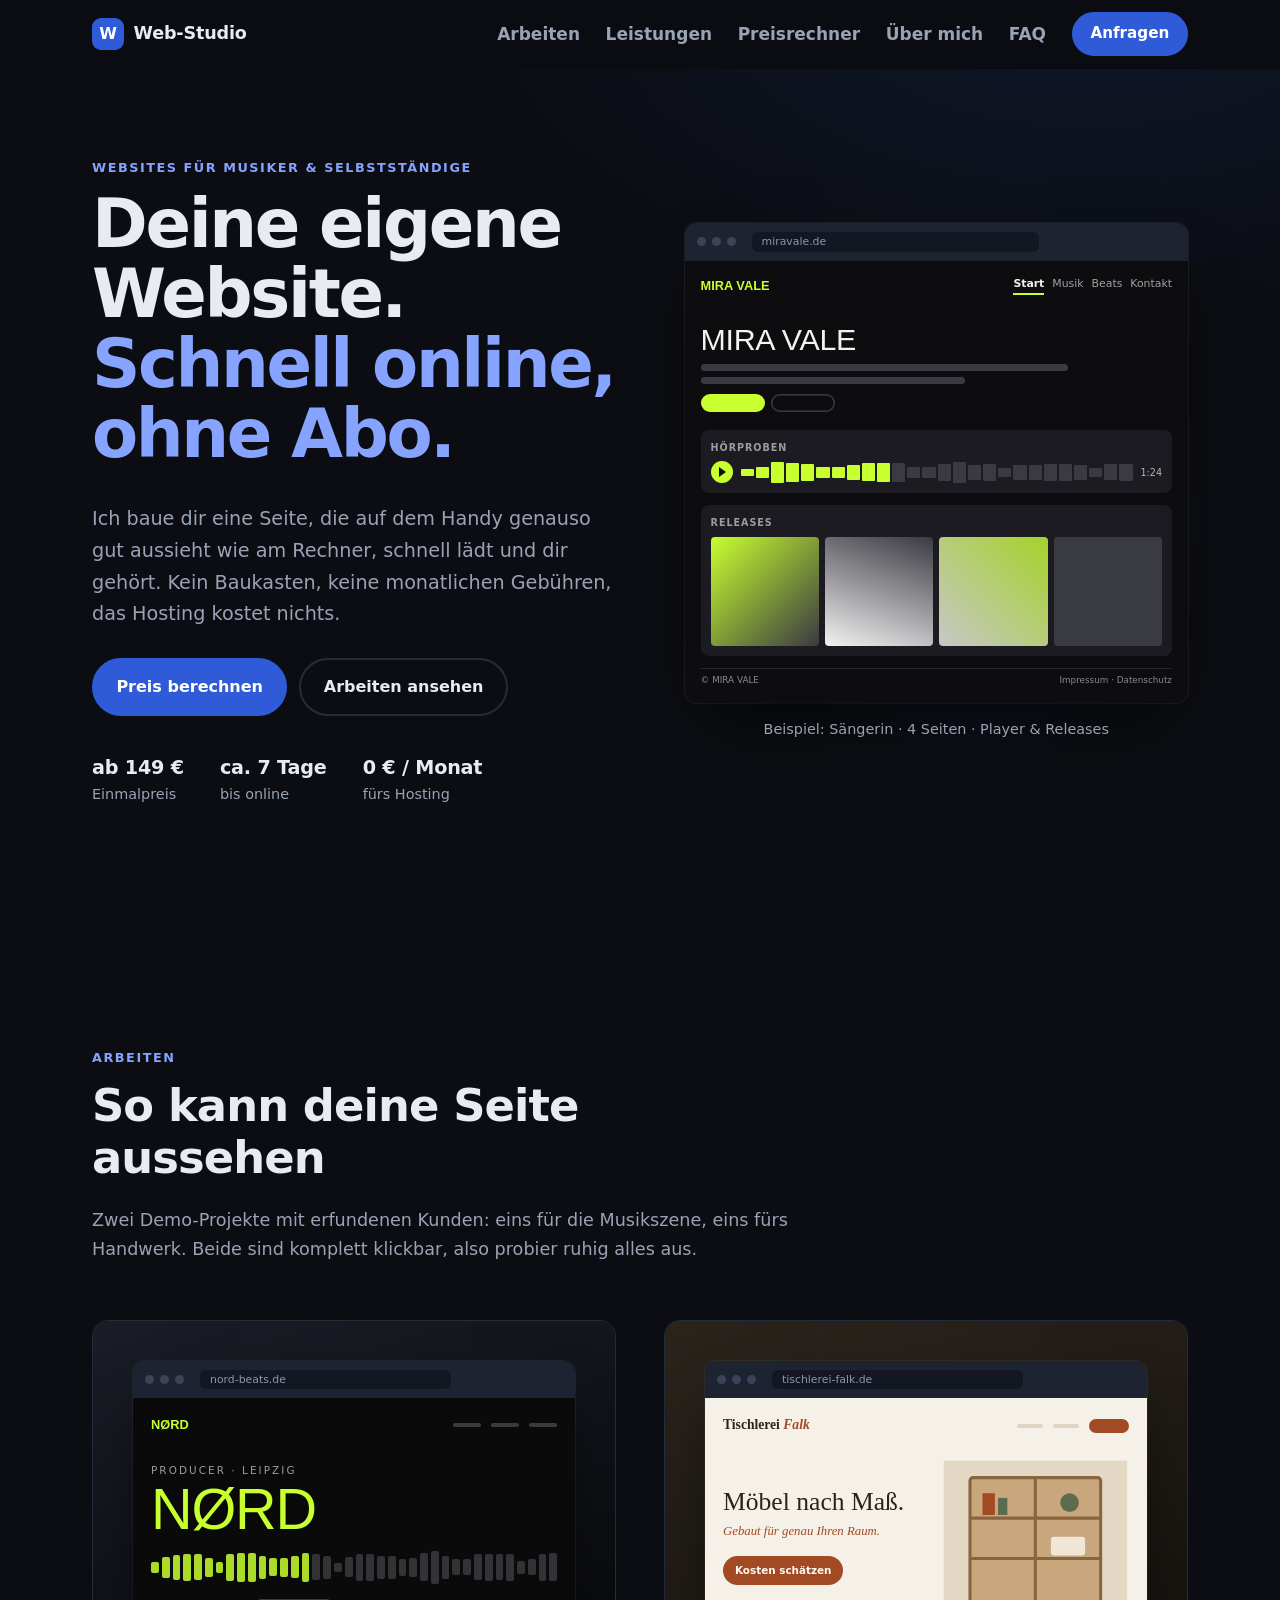
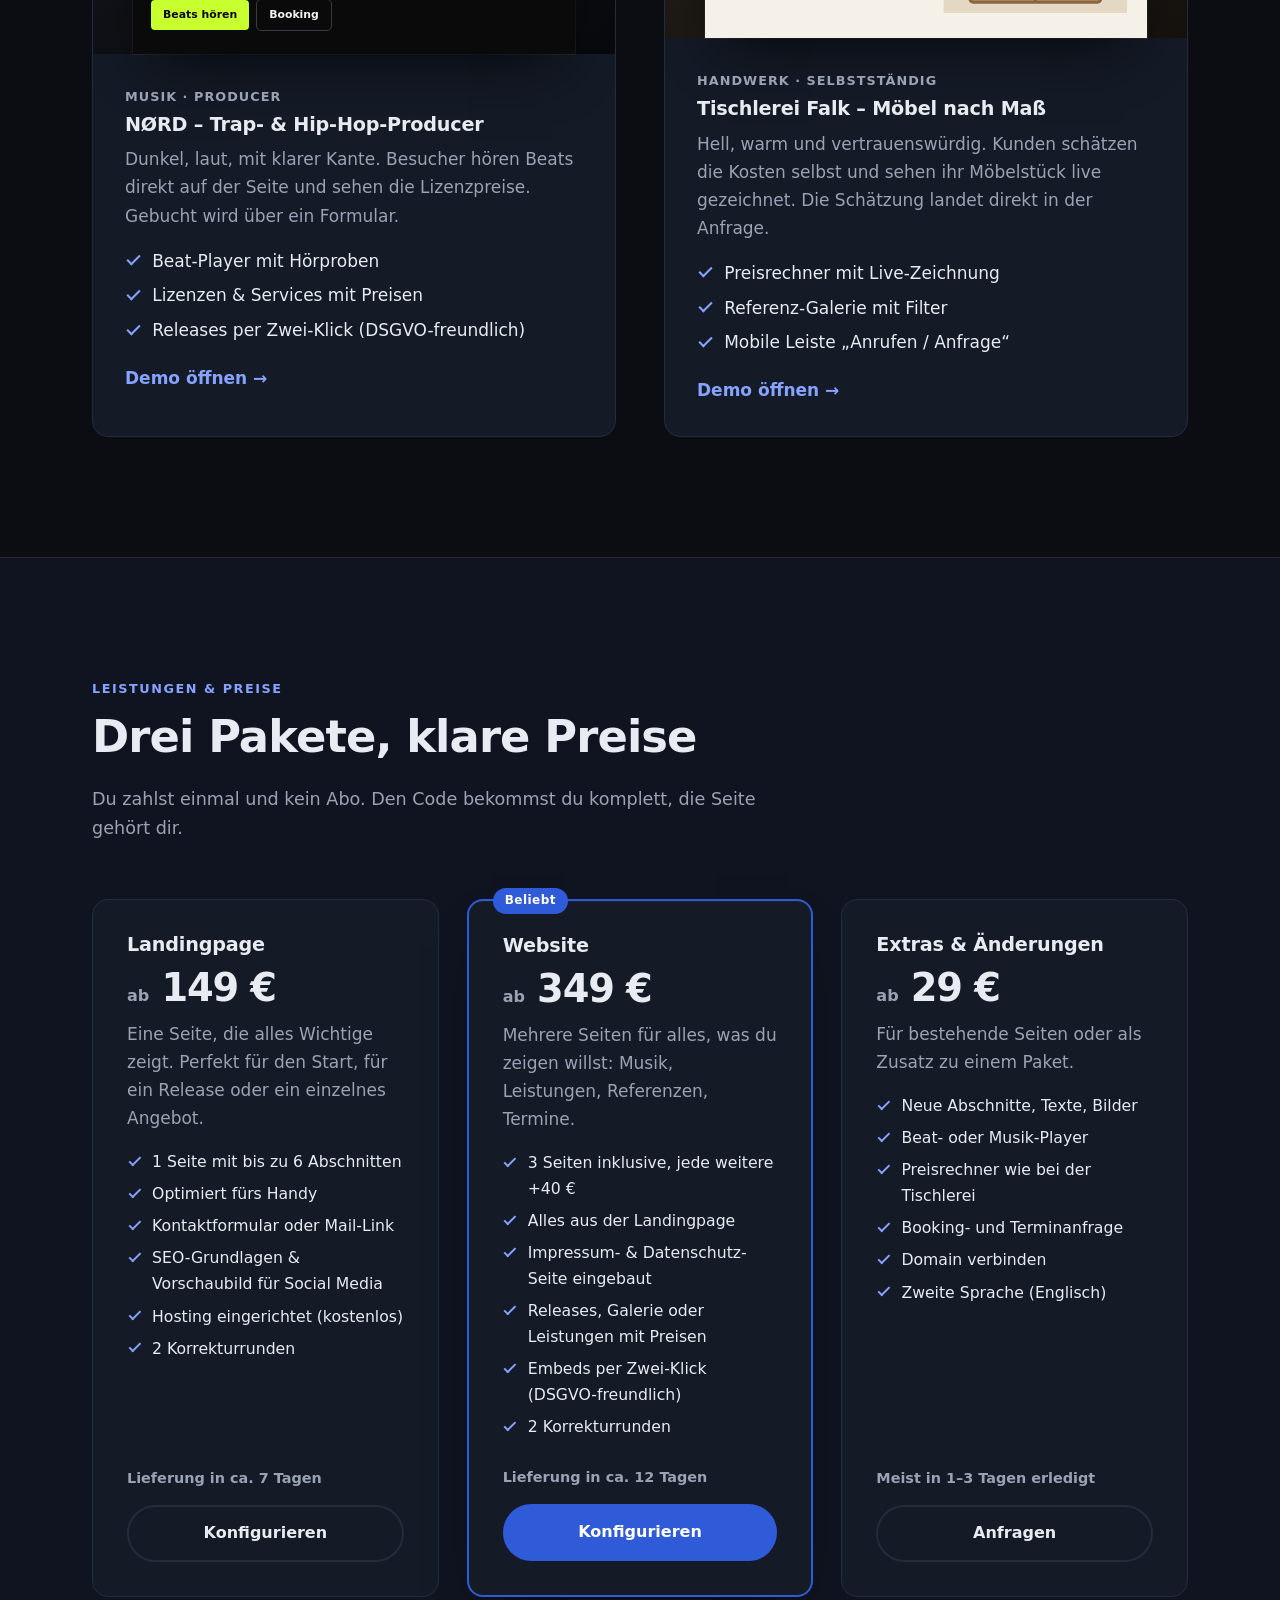
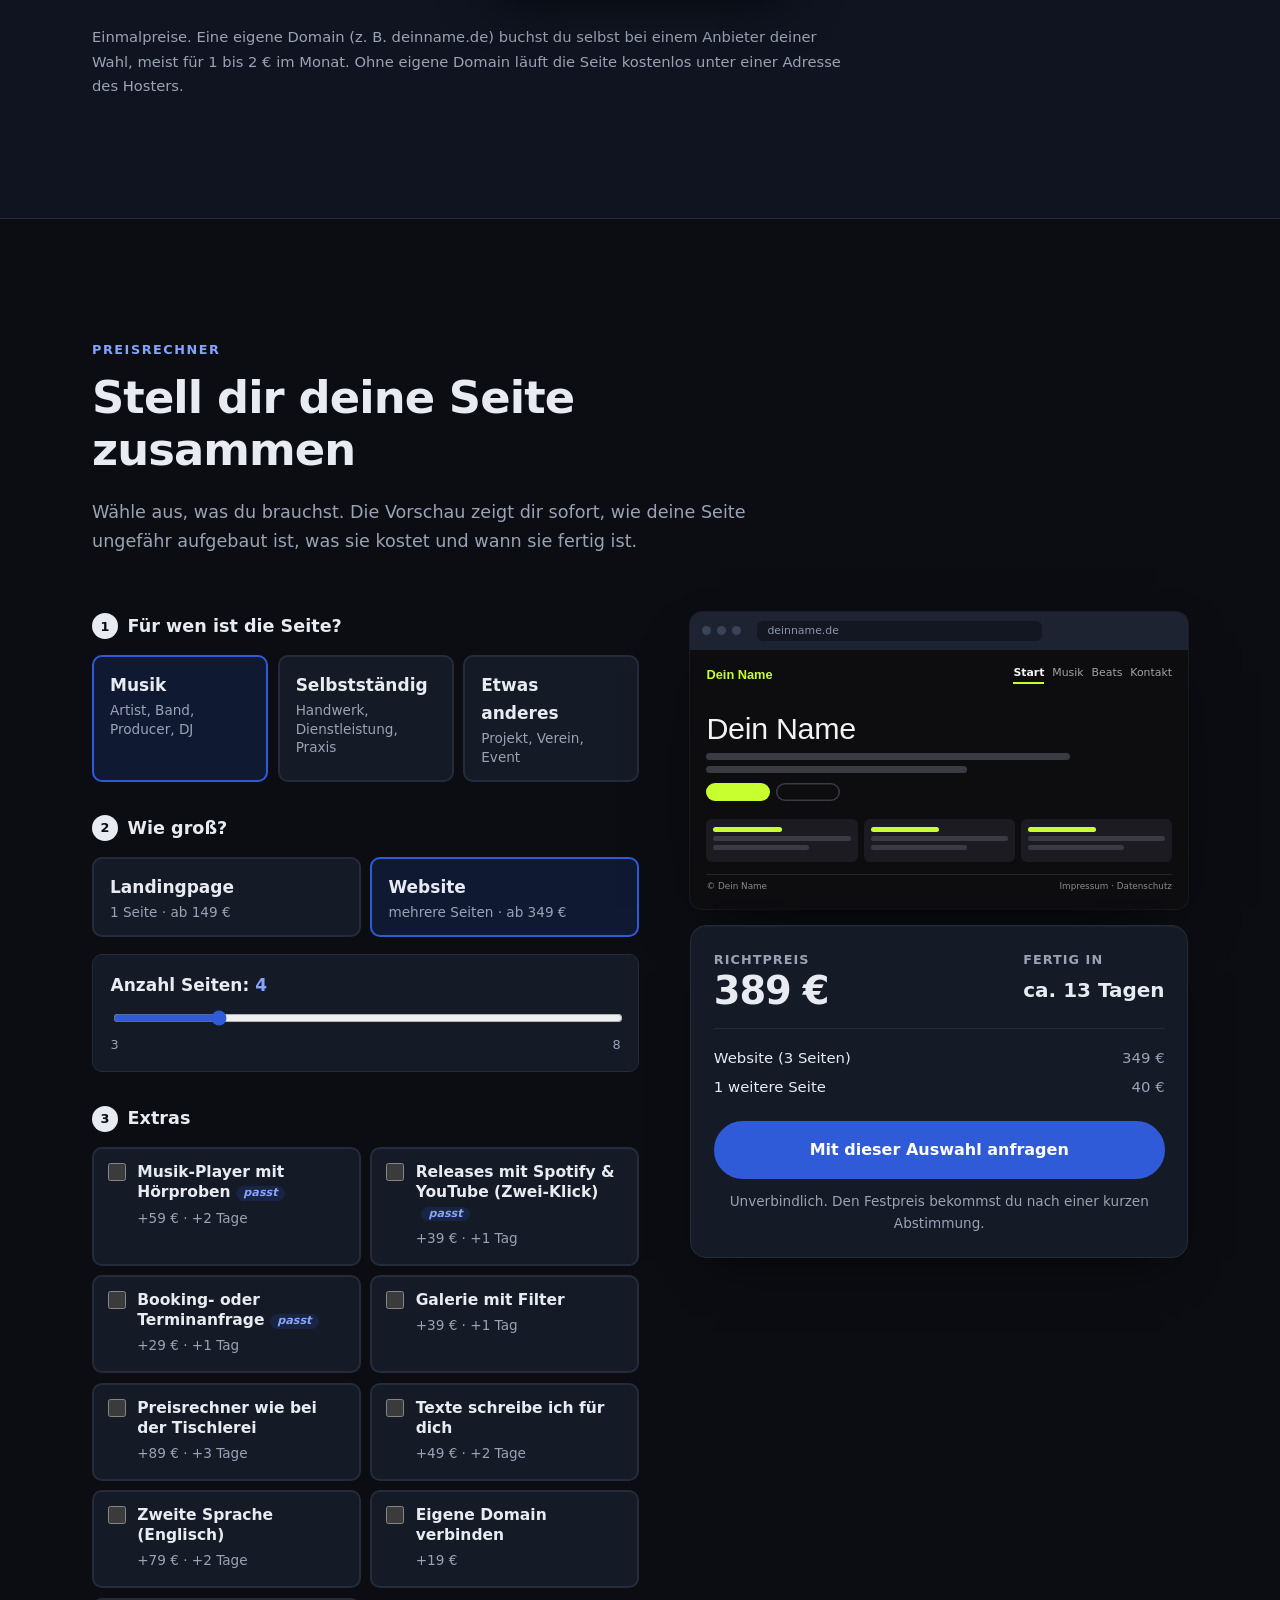
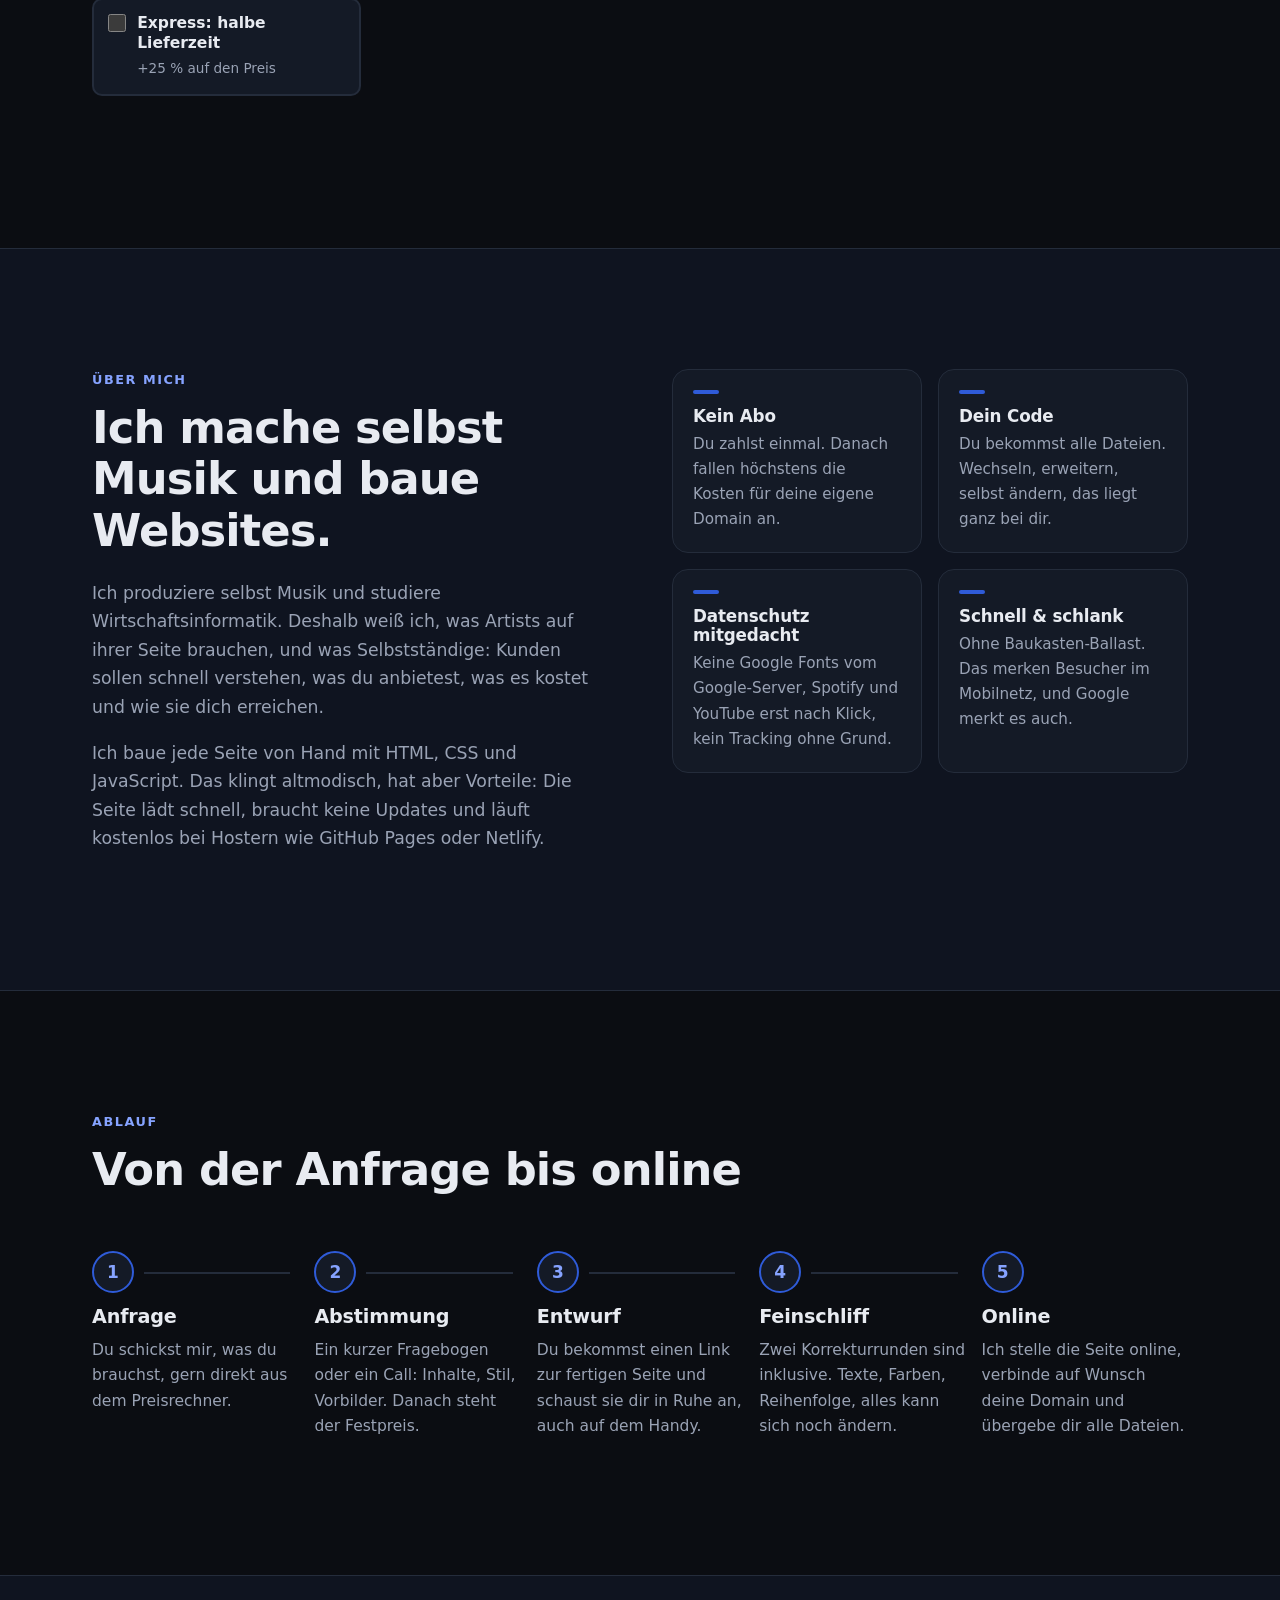
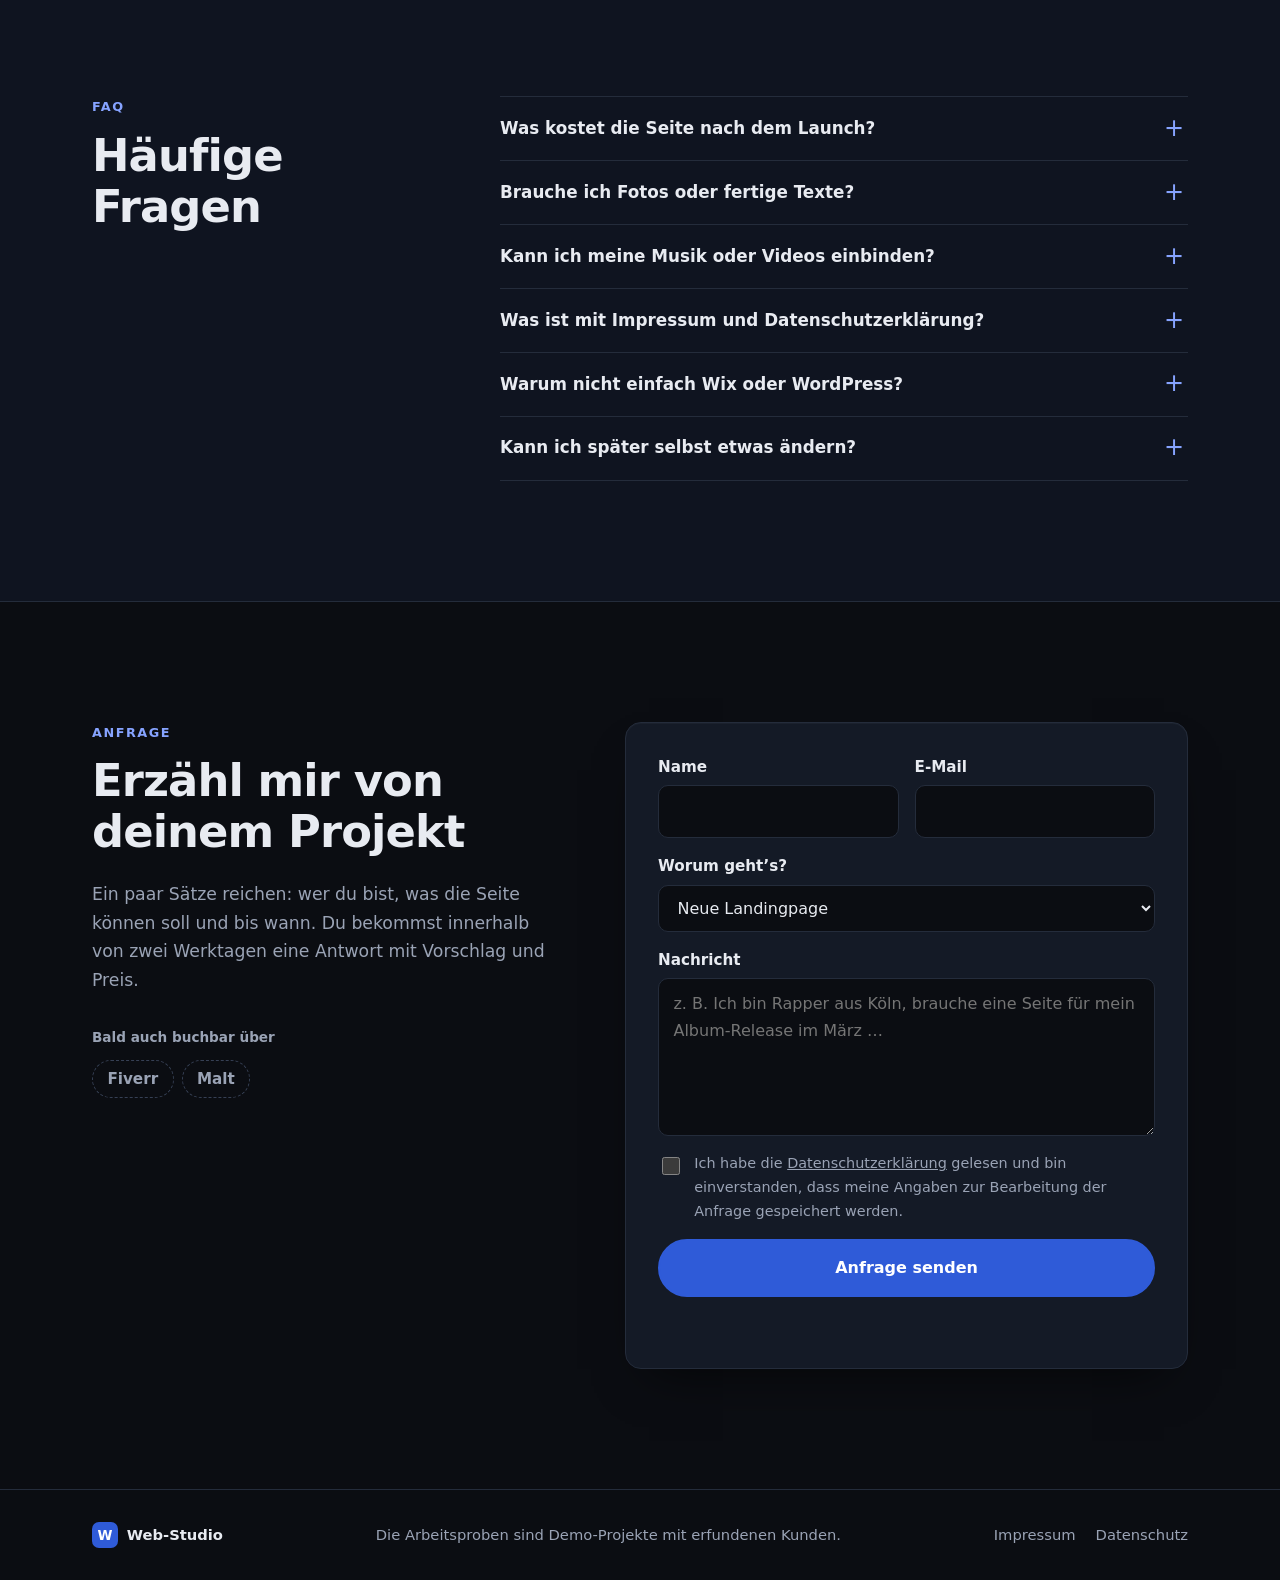
<file: index.html>
<!doctype html>
<!--
  MARKENNAME: „Web-Studio“ ist ein Platzhalter.
  Zum Ändern in index.html, impressum.html und datenschutz.html suchen & ersetzen
  (dazu das „W“ im Logo und im Favicon).
-->
<html lang="de">
<head>
  <meta charset="utf-8">
  <meta name="viewport" content="width=device-width, initial-scale=1">
  <title>Web-Studio – Websites für Musiker und Selbstständige</title>
  <meta name="description" content="Schlanke Websites und Landingpages für Musiker und Selbstständige. Ab 149&nbsp;€, ohne Abo, Hosting kostenlos. Preis direkt online berechnen.">
  <meta property="og:title" content="Web-Studio – Websites für Musiker und Selbstständige">
  <meta property="og:description" content="Landingpage ab 149&nbsp;€, Website ab 349&nbsp;€. Ohne Abo, ohne Baukasten, Hosting kostenlos.">
  <meta property="og:type" content="website">
  <meta property="og:locale" content="de_DE">
  <!-- Solange Impressum und Datenschutz Platzhalter sind: nicht indexieren. Danach entfernen. -->
  <meta name="robots" content="noindex">
  <meta name="theme-color" content="#0b0d12">
  <link rel="icon" href="data:image/svg+xml,%3Csvg xmlns='http://www.w3.org/2000/svg' viewBox='0 0 32 32'%3E%3Crect width='32' height='32' rx='8' fill='%232f5bd8'/%3E%3Ctext x='16' y='22.5' font-family='Segoe UI,Arial,sans-serif' font-size='17' font-weight='700' text-anchor='middle' fill='%23ffffff'%3EW%3C/text%3E%3C/svg%3E">
  <link rel="stylesheet" href="style.css">
</head>
<body>
  <a class="skip" href="#main">Zum Inhalt springen</a>

  <header class="nav" id="top">
    <div class="wrap nav__inner">
      <a class="logo" href="#top" aria-label="Web-Studio – zum Seitenanfang">
        <span class="logo__mark" aria-hidden="true">W</span>
        <span>Web-Studio</span>
      </a>
      <button class="nav__toggle" aria-expanded="false" aria-controls="menu" aria-label="Menü öffnen">
        <span></span><span></span>
      </button>
      <nav id="menu" class="nav__menu" aria-label="Hauptnavigation">
        <a href="#arbeiten">Arbeiten</a>
        <a href="#leistungen">Leistungen</a>
        <a href="#rechner">Preisrechner</a>
        <a href="#ueber-mich">Über mich</a>
        <a href="#faq">FAQ</a>
        <a class="btn btn--small" href="#anfrage">Anfragen</a>
      </nav>
    </div>
  </header>

  <main id="main">
    <!-- HERO -->
    <section class="hero">
      <div class="wrap hero__inner">
        <div class="hero__text">
          <p class="eyebrow">Websites für Musiker &amp; Selbstständige</p>
          <h1 class="hero__title">Deine eigene Website. <span>Schnell online, ohne Abo.</span></h1>
          <p class="hero__lead">Ich baue dir eine Seite, die auf dem Handy genauso gut aussieht wie am Rechner, schnell lädt und dir gehört. Kein Baukasten, keine monatlichen Gebühren, das Hosting kostet nichts.</p>
          <div class="hero__cta">
            <a class="btn" href="#rechner">Preis berechnen</a>
            <a class="btn btn--ghost" href="#arbeiten">Arbeiten ansehen</a>
          </div>
          <ul class="facts" aria-label="Auf einen Blick">
            <li><strong>ab 149&nbsp;€</strong><span>Einmalpreis</span></li>
            <li><strong>ca. 7 Tage</strong><span>bis online</span></li>
            <li><strong>0&nbsp;€ / Monat</strong><span>fürs Hosting</span></li>
          </ul>
        </div>
        <div class="hero__art" aria-hidden="true">
          <div class="pv-host" id="hero-preview"></div>
          <p class="hero__caption" id="hero-caption">Beispiel: Musikerin, 4 Seiten</p>
        </div>
      </div>
    </section>

    <!-- ARBEITEN -->
    <section class="section" id="arbeiten">
      <div class="wrap">
        <header class="section__head">
          <p class="eyebrow">Arbeiten</p>
          <h2>So kann deine Seite aussehen</h2>
          <p class="section__lead">Zwei Demo-Projekte mit erfundenen Kunden: eins für die Musikszene, eins fürs Handwerk. Beide sind komplett klickbar, also probier ruhig alles aus.</p>
        </header>

        <div class="work">
          <article class="work__item">
            <a class="work__shot work__shot--nord" href="demos/musiker-producer/" tabindex="-1" aria-hidden="true">
              <div class="mock mock--nord">
                <div class="mock__bar"><i></i><i></i><i></i><span>nord-beats.de</span></div>
                <div class="mock__body">
                  <div class="mn__nav"><b>NØRD</b><span></span><span></span><span></span></div>
                  <p class="mn__kicker">Producer · Leipzig</p>
                  <p class="mn__title">NØRD</p>
                  <div class="mn__wave" data-wave="38"></div>
                  <div class="mn__row"><span class="mn__btn">Beats hören</span><span class="mn__btn mn__btn--ghost">Booking</span></div>
                </div>
              </div>
            </a>
            <div class="work__body">
              <p class="tag">Musik · Producer</p>
              <h3><a href="demos/musiker-producer/">NØRD – Trap- &amp; Hip-Hop-Producer</a></h3>
              <p>Dunkel, laut, mit klarer Kante. Besucher hören Beats direkt auf der Seite und sehen die Lizenzpreise. Gebucht wird über ein Formular.</p>
              <ul class="ticks">
                <li>Beat-Player mit Hörproben</li>
                <li>Lizenzen &amp; Services mit Preisen</li>
                <li>Releases per Zwei-Klick (DSGVO-freundlich)</li>
              </ul>
              <a class="link-arrow" href="demos/musiker-producer/">Demo öffnen</a>
            </div>
          </article>

          <article class="work__item">
            <a class="work__shot work__shot--falk" href="demos/handwerk-tischlerei/" tabindex="-1" aria-hidden="true">
              <div class="mock mock--falk">
                <div class="mock__bar"><i></i><i></i><i></i><span>tischlerei-falk.de</span></div>
                <div class="mock__body">
                  <div class="mf__nav"><b>Tischlerei <em>Falk</em></b><span></span><span></span><span class="mf__pill"></span></div>
                  <div class="mf__grid">
                    <div>
                      <p class="mf__title">Möbel nach Maß.</p>
                      <p class="mf__sub">Gebaut für genau Ihren Raum.</p>
                      <span class="mf__btn">Kosten schätzen</span>
                    </div>
                    <svg class="mf__art" viewBox="0 0 120 100">
                      <rect x="1" y="1" width="118" height="98" fill="#e4d8c4"/>
                      <rect x="18" y="12" width="84" height="80" rx="2" fill="#c9a77c" stroke="#8a6440" stroke-width="2"/>
                      <line x1="18" y1="38" x2="102" y2="38" stroke="#8a6440" stroke-width="2"/>
                      <line x1="18" y1="64" x2="102" y2="64" stroke="#8a6440" stroke-width="2"/>
                      <line x1="60" y1="12" x2="60" y2="92" stroke="#8a6440" stroke-width="2"/>
                      <rect x="26" y="22" width="8" height="14" fill="#a24a24"/><rect x="36" y="25" width="6" height="11" fill="#5d6b4f"/>
                      <rect x="70" y="50" width="22" height="12" rx="2" fill="#efe6d8"/>
                      <circle cx="82" cy="28" r="6" fill="#5d6b4f"/>
                    </svg>
                  </div>
                </div>
              </div>
            </a>
            <div class="work__body">
              <p class="tag">Handwerk · Selbstständig</p>
              <h3><a href="demos/handwerk-tischlerei/">Tischlerei Falk – Möbel nach Maß</a></h3>
              <p>Hell, warm und vertrauenswürdig. Kunden schätzen die Kosten selbst und sehen ihr Möbelstück live gezeichnet. Die Schätzung landet direkt in der Anfrage.</p>
              <ul class="ticks">
                <li>Preisrechner mit Live-Zeichnung</li>
                <li>Referenz-Galerie mit Filter</li>
                <li>Mobile Leiste „Anrufen / Anfrage“</li>
              </ul>
              <a class="link-arrow" href="demos/handwerk-tischlerei/">Demo öffnen</a>
            </div>
          </article>
        </div>
      </div>
    </section>

    <!-- LEISTUNGEN -->
    <section class="section section--alt" id="leistungen">
      <div class="wrap">
        <header class="section__head">
          <p class="eyebrow">Leistungen &amp; Preise</p>
          <h2>Drei Pakete, klare Preise</h2>
          <p class="section__lead">Du zahlst einmal und kein Abo. Den Code bekommst du komplett, die Seite gehört dir.</p>
        </header>

        <div class="plans">
          <article class="plan">
            <h3>Landingpage</h3>
            <p class="plan__price"><small>ab</small> 149&nbsp;€</p>
            <p class="plan__desc">Eine Seite, die alles Wichtige zeigt. Perfekt für den Start, für ein Release oder ein einzelnes Angebot.</p>
            <ul class="ticks">
              <li>1 Seite mit bis zu 6 Abschnitten</li>
              <li>Optimiert fürs Handy</li>
              <li>Kontaktformular oder Mail-Link</li>
              <li>SEO-Grundlagen &amp; Vorschaubild für Social Media</li>
              <li>Hosting eingerichtet (kostenlos)</li>
              <li>2 Korrekturrunden</li>
            </ul>
            <p class="plan__time">Lieferung in ca. 7 Tagen</p>
            <a class="btn btn--ghost btn--block" href="#rechner" data-preset="landing">Konfigurieren</a>
          </article>

          <article class="plan plan--featured">
            <p class="plan__badge">Beliebt</p>
            <h3>Website</h3>
            <p class="plan__price"><small>ab</small> 349&nbsp;€</p>
            <p class="plan__desc">Mehrere Seiten für alles, was du zeigen willst: Musik, Leistungen, Referenzen, Termine.</p>
            <ul class="ticks">
              <li>3 Seiten inklusive, jede weitere +40&nbsp;€</li>
              <li>Alles aus der Landingpage</li>
              <li>Impressum- &amp; Datenschutz-Seite eingebaut</li>
              <li>Releases, Galerie oder Leistungen mit Preisen</li>
              <li>Embeds per Zwei-Klick (DSGVO-freundlich)</li>
              <li>2 Korrekturrunden</li>
            </ul>
            <p class="plan__time">Lieferung in ca. 12 Tagen</p>
            <a class="btn btn--block" href="#rechner" data-preset="website">Konfigurieren</a>
          </article>

          <article class="plan">
            <h3>Extras &amp; Änderungen</h3>
            <p class="plan__price"><small>ab</small> 29&nbsp;€</p>
            <p class="plan__desc">Für bestehende Seiten oder als Zusatz zu einem Paket.</p>
            <ul class="ticks">
              <li>Neue Abschnitte, Texte, Bilder</li>
              <li>Beat- oder Musik-Player</li>
              <li>Preisrechner wie bei der Tischlerei</li>
              <li>Booking- und Terminanfrage</li>
              <li>Domain verbinden</li>
              <li>Zweite Sprache (Englisch)</li>
            </ul>
            <p class="plan__time">Meist in 1–3 Tagen erledigt</p>
            <a class="btn btn--ghost btn--block" href="#anfrage">Anfragen</a>
          </article>
        </div>
        <!-- Falls Kleinunternehmerregelung: Hinweis „Gemäß § 19 UStG wird keine Umsatzsteuer berechnet.“ ergänzen. -->
        <p class="note">Einmalpreise. Eine eigene Domain (z. B. deinname.de) buchst du selbst bei einem Anbieter deiner Wahl, meist für 1&nbsp;bis 2&nbsp;€ im Monat. Ohne eigene Domain läuft die Seite kostenlos unter einer Adresse des Hosters.</p>
      </div>
    </section>

    <!-- PREISRECHNER -->
    <section class="section" id="rechner">
      <div class="wrap">
        <header class="section__head">
          <p class="eyebrow">Preisrechner</p>
          <h2>Stell dir deine Seite zusammen</h2>
          <p class="section__lead">Wähle aus, was du brauchst. Die Vorschau zeigt dir sofort, wie deine Seite ungefähr aufgebaut ist, was sie kostet und wann sie fertig ist.</p>
        </header>

        <div class="calc">
          <form class="calc__form" id="calc" aria-label="Preisrechner">
            <fieldset class="calc__group">
              <legend><span class="step">1</span> Für wen ist die Seite?</legend>
              <div class="choices choices--3">
                <label class="choice"><input type="radio" name="aud" value="musik" checked><span><b>Musik</b><small>Artist, Band, Producer, DJ</small></span></label>
                <label class="choice"><input type="radio" name="aud" value="business"><span><b>Selbstständig</b><small>Handwerk, Dienstleistung, Praxis</small></span></label>
                <label class="choice"><input type="radio" name="aud" value="other"><span><b>Etwas anderes</b><small>Projekt, Verein, Event</small></span></label>
              </div>
            </fieldset>

            <fieldset class="calc__group">
              <legend><span class="step">2</span> Wie groß?</legend>
              <div class="choices choices--2">
                <label class="choice"><input type="radio" name="size" value="landing"><span><b>Landingpage</b><small>1 Seite · ab 149&nbsp;€</small></span></label>
                <label class="choice"><input type="radio" name="size" value="website" checked><span><b>Website</b><small>mehrere Seiten · ab 349&nbsp;€</small></span></label>
              </div>
              <div class="range" id="pages-wrap">
                <label for="pages">Anzahl Seiten: <output id="pages-out" for="pages">4</output></label>
                <input type="range" id="pages" name="pages" min="3" max="8" step="1" value="4">
                <div class="range__scale" aria-hidden="true"><span>3</span><span>8</span></div>
              </div>
            </fieldset>

            <fieldset class="calc__group">
              <legend><span class="step">3</span> Extras</legend>
              <div class="extras" id="extras"><!-- per JS gefüllt --></div>
            </fieldset>
          </form>

          <aside class="calc__result" aria-live="polite">
            <div class="pv-host" id="calc-preview" aria-hidden="true"></div>
            <div class="result">
              <div class="result__top">
                <div>
                  <p class="result__label">Richtpreis</p>
                  <p class="result__price" id="r-price">389&nbsp;€</p>
                </div>
                <div>
                  <p class="result__label">Fertig in</p>
                  <p class="result__days" id="r-days">ca. 13 Tagen</p>
                </div>
              </div>
              <ul class="result__list" id="r-list"></ul>
              <button type="button" class="btn btn--block" id="r-send">Mit dieser Auswahl anfragen</button>
              <p class="result__hint">Unverbindlich. Den Festpreis bekommst du nach einer kurzen Abstimmung.</p>
            </div>
          </aside>
        </div>
      </div>
    </section>

    <!-- ÜBER MICH -->
    <section class="section section--alt" id="ueber-mich">
      <div class="wrap about">
        <div class="about__text">
          <p class="eyebrow">Über mich</p>
          <h2>Ich mache selbst Musik und baue Websites.</h2>
          <p>Ich produziere selbst Musik und studiere Wirtschaftsinformatik. Deshalb weiß ich, was Artists auf ihrer Seite brauchen, und was Selbstständige: Kunden sollen schnell verstehen, was du anbietest, was es kostet und wie sie dich erreichen.</p>
          <p>Ich baue jede Seite von Hand mit HTML, CSS und JavaScript. Das klingt altmodisch, hat aber Vorteile: Die Seite lädt schnell, braucht keine Updates und läuft kostenlos bei Hostern wie GitHub Pages oder Netlify.</p>
        </div>
        <ul class="values">
          <li>
            <h3>Kein Abo</h3>
            <p>Du zahlst einmal. Danach fallen höchstens die Kosten für deine eigene Domain an.</p>
          </li>
          <li>
            <h3>Dein Code</h3>
            <p>Du bekommst alle Dateien. Wechseln, erweitern, selbst ändern, das liegt ganz bei dir.</p>
          </li>
          <li>
            <h3>Datenschutz mitgedacht</h3>
            <p>Keine Google Fonts vom Google-Server, Spotify und YouTube erst nach Klick, kein Tracking ohne Grund.</p>
          </li>
          <li>
            <h3>Schnell &amp; schlank</h3>
            <p>Ohne Baukasten-Ballast. Das merken Besucher im Mobilnetz, und Google merkt es auch.</p>
          </li>
        </ul>
      </div>
    </section>

    <!-- ABLAUF -->
    <section class="section" id="ablauf">
      <div class="wrap">
        <header class="section__head">
          <p class="eyebrow">Ablauf</p>
          <h2>Von der Anfrage bis online</h2>
        </header>
        <ol class="steps">
          <li><h3>Anfrage</h3><p>Du schickst mir, was du brauchst, gern direkt aus dem Preisrechner.</p></li>
          <li><h3>Abstimmung</h3><p>Ein kurzer Fragebogen oder ein Call: Inhalte, Stil, Vorbilder. Danach steht der Festpreis.</p></li>
          <li><h3>Entwurf</h3><p>Du bekommst einen Link zur fertigen Seite und schaust sie dir in Ruhe an, auch auf dem Handy.</p></li>
          <li><h3>Feinschliff</h3><p>Zwei Korrekturrunden sind inklusive. Texte, Farben, Reihenfolge, alles kann sich noch ändern.</p></li>
          <li><h3>Online</h3><p>Ich stelle die Seite online, verbinde auf Wunsch deine Domain und übergebe dir alle Dateien.</p></li>
        </ol>
      </div>
    </section>

    <!-- FAQ -->
    <section class="section section--alt" id="faq">
      <div class="wrap faq">
        <header class="section__head">
          <p class="eyebrow">FAQ</p>
          <h2>Häufige Fragen</h2>
        </header>
        <div class="faq__list">
          <details>
            <summary>Was kostet die Seite nach dem Launch?</summary>
            <p>Das Hosting ist bei GitHub Pages, Netlify oder Cloudflare Pages kostenlos. Wenn du eine eigene Domain willst, zahlst du die direkt beim Anbieter, meist 1&nbsp;bis 2&nbsp;€ im Monat. Von mir kommt keine laufende Rechnung.</p>
          </details>
          <details>
            <summary>Brauche ich Fotos oder fertige Texte?</summary>
            <p>Hilfreich, aber nicht nötig. Wenn du keine Fotos hast, arbeite ich mit Grafiken oder lizenzfreien Bildern. Texte kann ich als Extra für dich schreiben. Du gibst mir Stichpunkte, ich mache daraus etwas Lesbares.</p>
          </details>
          <details>
            <summary>Kann ich meine Musik oder Videos einbinden?</summary>
            <p>Ja. Spotify, YouTube und SoundCloud baue ich per Zwei-Klick-Lösung ein: Der Player lädt erst, wenn Besucher zustimmen. Eigene Hörproben spielt die Seite auch direkt ab.</p>
          </details>
          <details>
            <summary>Was ist mit Impressum und Datenschutzerklärung?</summary>
            <p>Beide Seiten baue ich ein und verlinke sie überall. Den Inhalt erstellst du am besten mit einem Generator oder lässt ihn prüfen. Rechtsberatung darf und kann ich nicht geben.</p>
          </details>
          <details>
            <summary>Warum nicht einfach Wix oder WordPress?</summary>
            <p>Kann man machen. Baukästen kosten aber oft jeden Monat Geld, WordPress braucht regelmäßige Updates. Eine handgebaute Seite ist schneller, wartungsarm und gehört komplett dir. Für einen großen Onlineshop wäre ein Shopsystem allerdings die bessere Wahl.</p>
          </details>
          <details>
            <summary>Kann ich später selbst etwas ändern?</summary>
            <p>Ja. Texte, Preise und Termine stehen gut lesbar im Code, Farben und Schriften sind zentral an einer Stelle festgelegt. Wenn du das nicht selbst machen willst, kosten Änderungen ab 29&nbsp;€.</p>
          </details>
        </div>
      </div>
    </section>

    <!-- ANFRAGE -->
    <section class="section" id="anfrage">
      <div class="wrap contact">
        <div class="contact__text">
          <p class="eyebrow">Anfrage</p>
          <h2>Erzähl mir von deinem Projekt</h2>
          <p>Ein paar Sätze reichen: wer du bist, was die Seite können soll und bis wann. Du bekommst innerhalb von zwei Werktagen eine Antwort mit Vorschlag und Preis.</p>
          <!-- Platzhalter: Links zu Plattform-Profilen eintragen, sobald die Gigs online sind -->
          <div class="platforms">
            <p class="platforms__label">Bald auch buchbar über</p>
            <span class="platform">Fiverr</span>
            <span class="platform">Malt</span>
          </div>
        </div>

        <form class="form" id="contact" novalidate>
          <div class="form__picked" id="picked" hidden>
            <p><strong>Deine Auswahl:</strong> <span id="picked-text"></span></p>
            <a href="#rechner">ändern</a>
          </div>
          <input type="hidden" name="auswahl" id="picked-input">
          <div class="form__row">
            <label class="field">
              <span>Name</span>
              <input type="text" name="name" autocomplete="name" required>
            </label>
            <label class="field">
              <span>E-Mail</span>
              <input type="email" name="email" autocomplete="email" required>
            </label>
          </div>
          <label class="field">
            <span>Worum geht’s?</span>
            <select name="art">
              <option>Neue Landingpage</option>
              <option>Neue Website</option>
              <option>Bestehende Seite ändern</option>
              <option>Noch unsicher</option>
            </select>
          </label>
          <label class="field">
            <span>Nachricht</span>
            <textarea name="nachricht" rows="5" required placeholder="z. B. Ich bin Rapper aus Köln, brauche eine Seite für mein Album-Release im März …"></textarea>
          </label>
          <label class="check">
            <input type="checkbox" name="datenschutz" required>
            <span>Ich habe die <a href="datenschutz.html">Datenschutzerklärung</a> gelesen und bin einverstanden, dass meine Angaben zur Bearbeitung der Anfrage gespeichert werden.</span>
          </label>
          <button class="btn btn--block" type="submit">Anfrage senden</button>
          <p class="form__status" id="form-status" role="status"></p>
        </form>
      </div>
    </section>
  </main>

  <footer class="footer">
    <div class="wrap footer__inner">
      <p class="footer__brand"><span class="logo__mark" aria-hidden="true">W</span> Web-Studio</p>
      <p class="footer__note">Die Arbeitsproben sind Demo-Projekte mit erfundenen Kunden.</p>
      <nav class="footer__links" aria-label="Rechtliches">
        <a href="impressum.html">Impressum</a>
        <a href="datenschutz.html">Datenschutz</a>
      </nav>
    </div>
  </footer>

  <script src="script.js"></script>
</body>
</html>
</file>
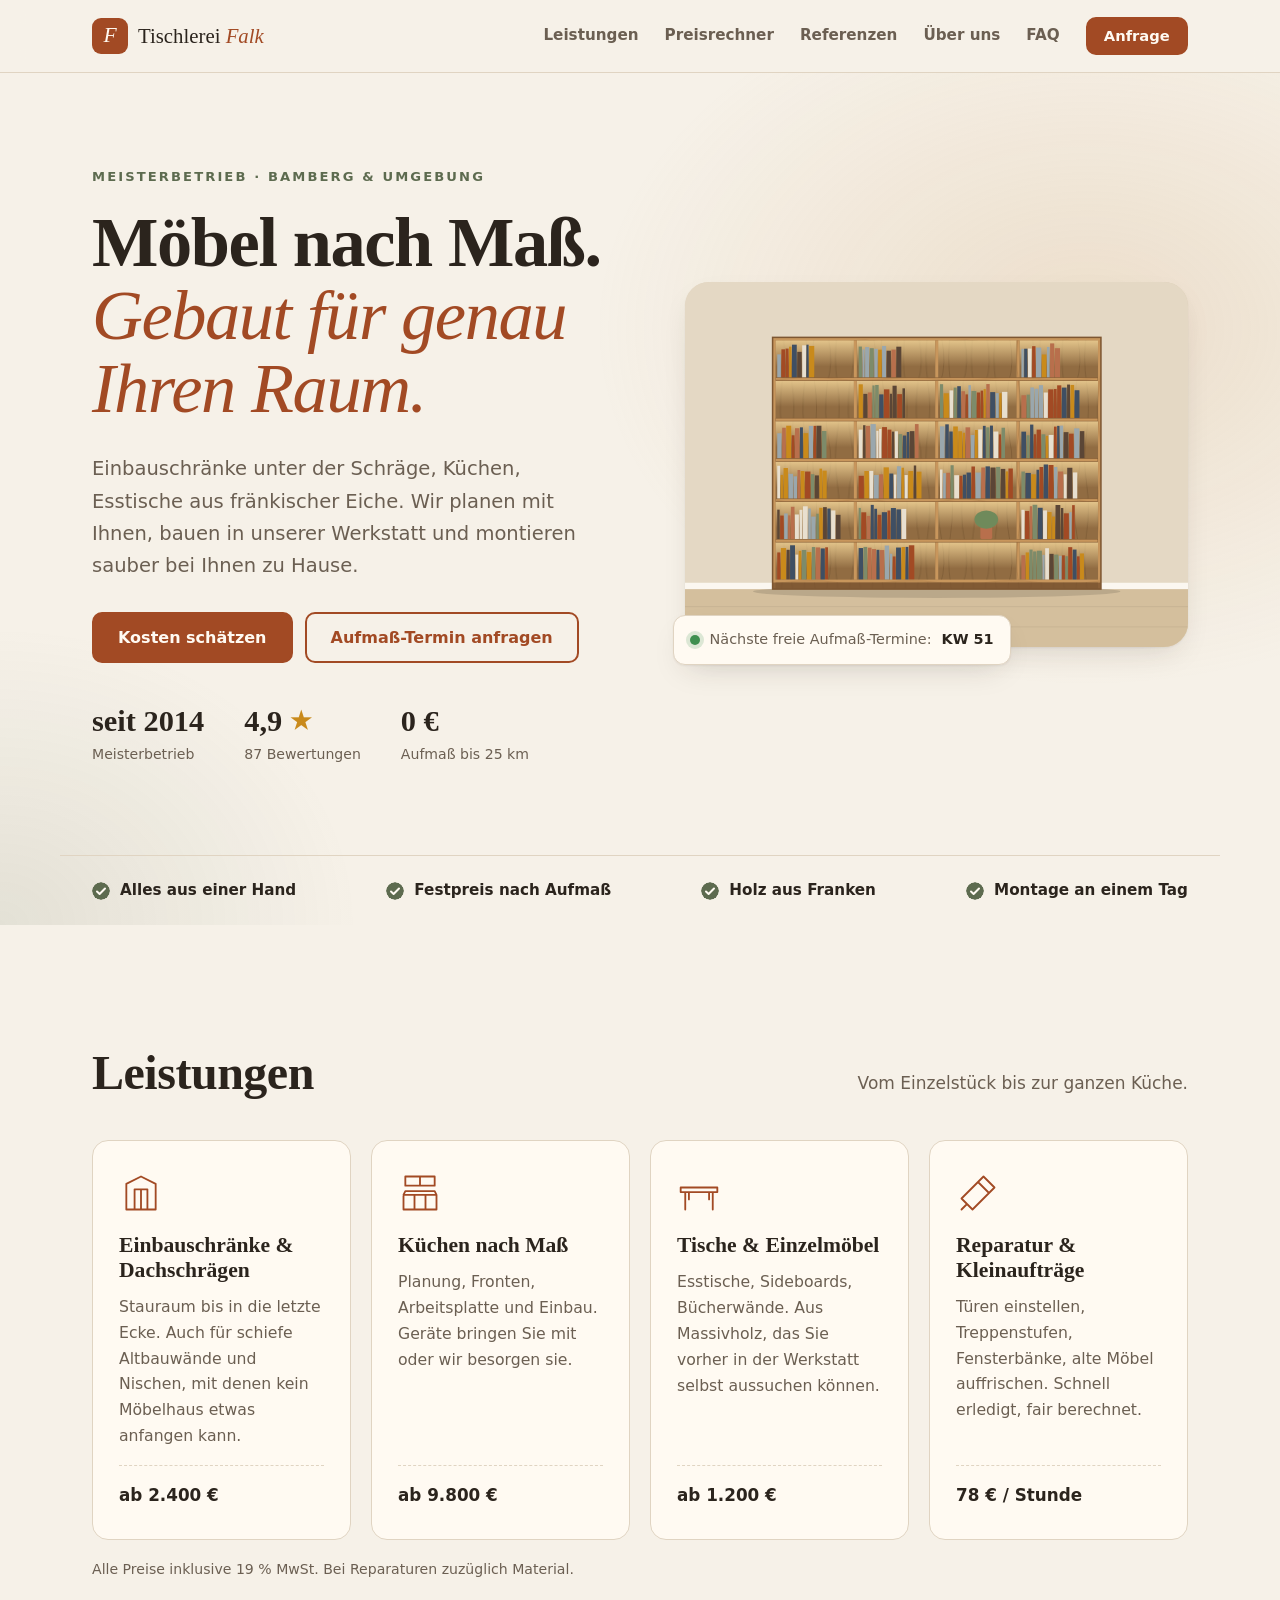
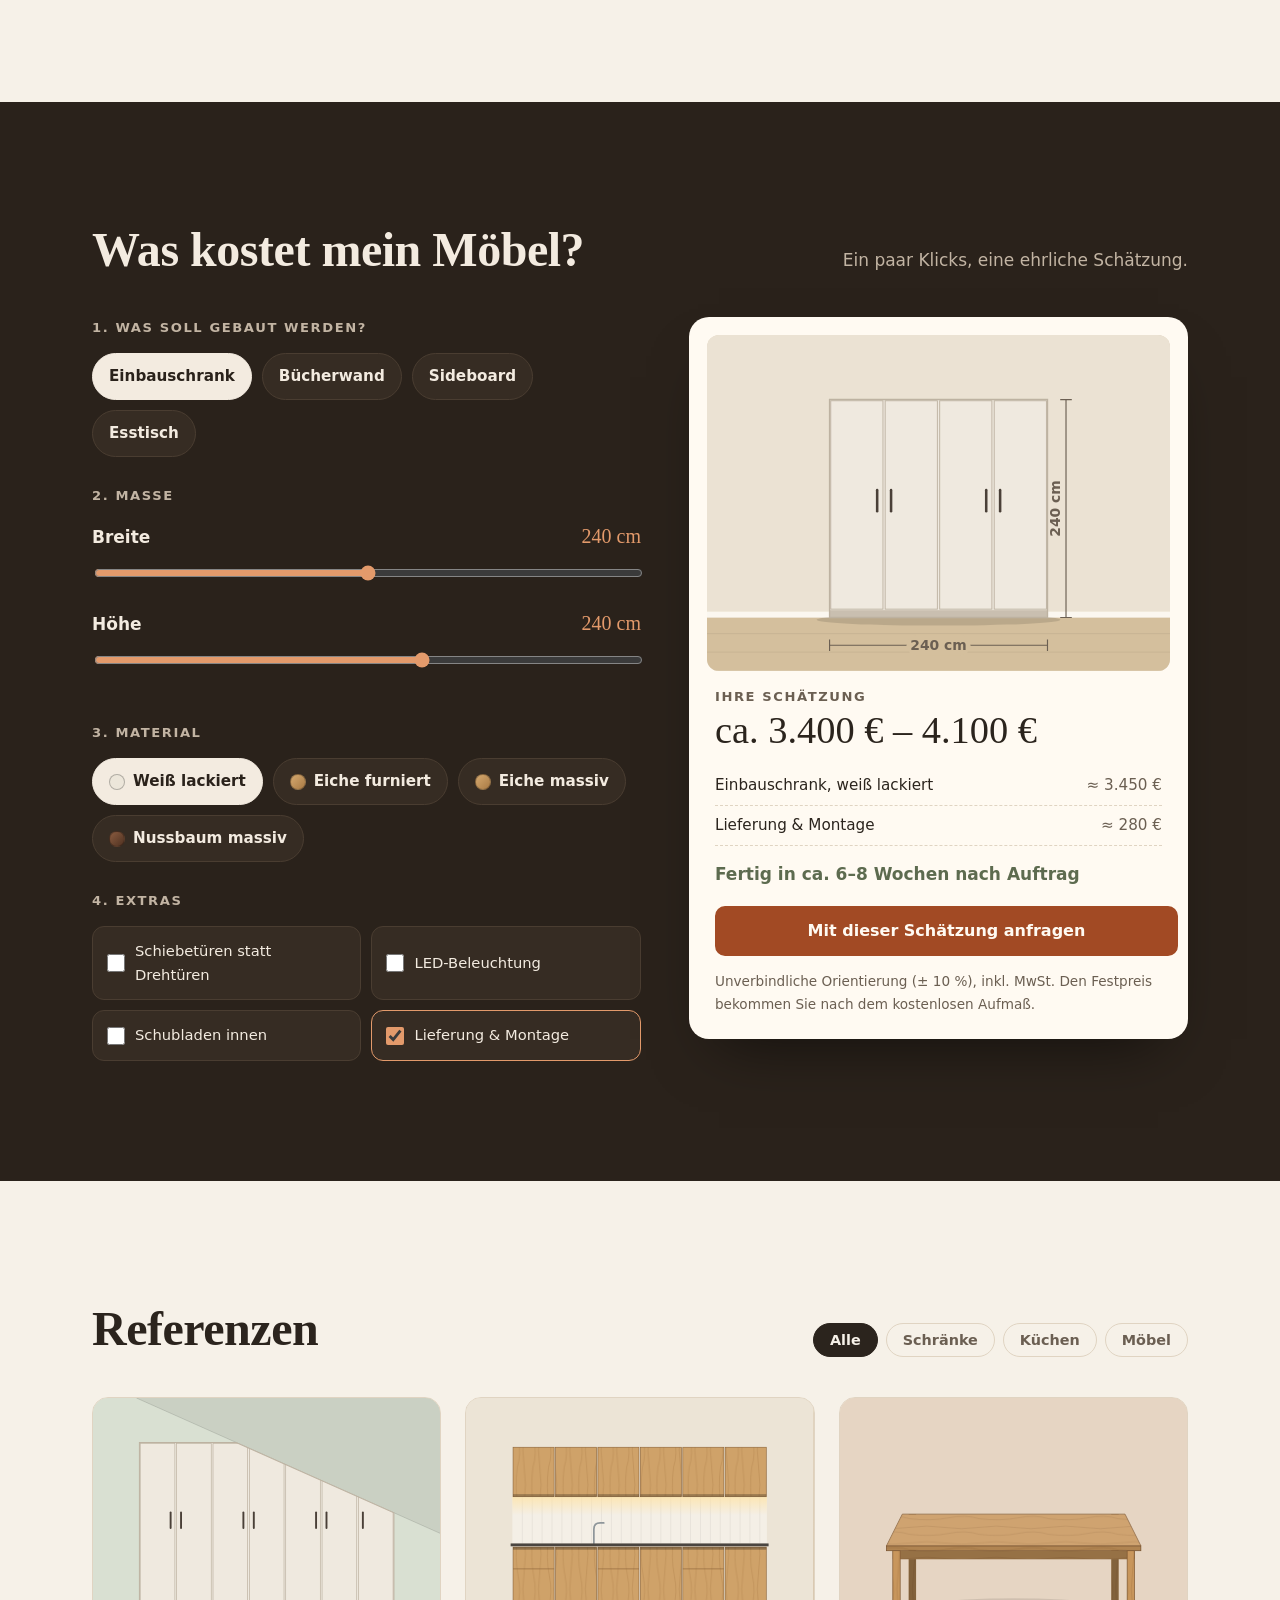
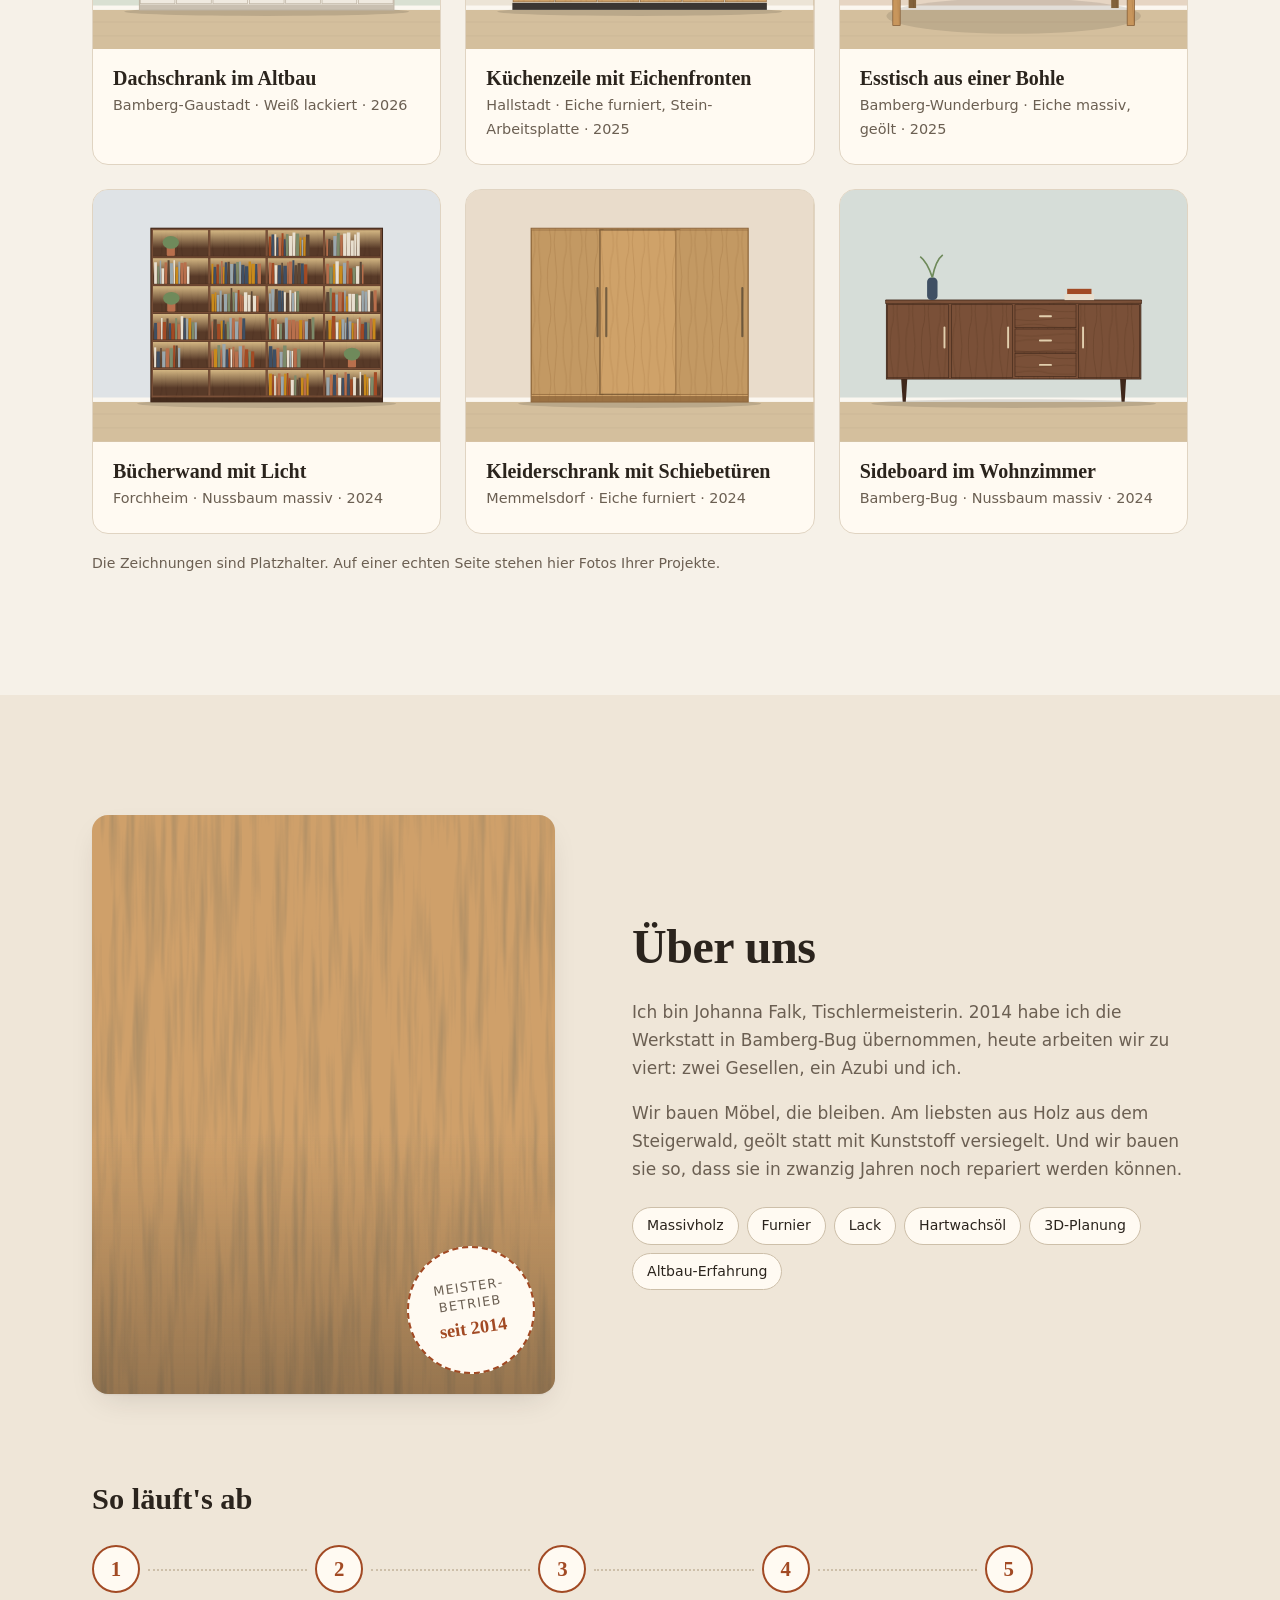
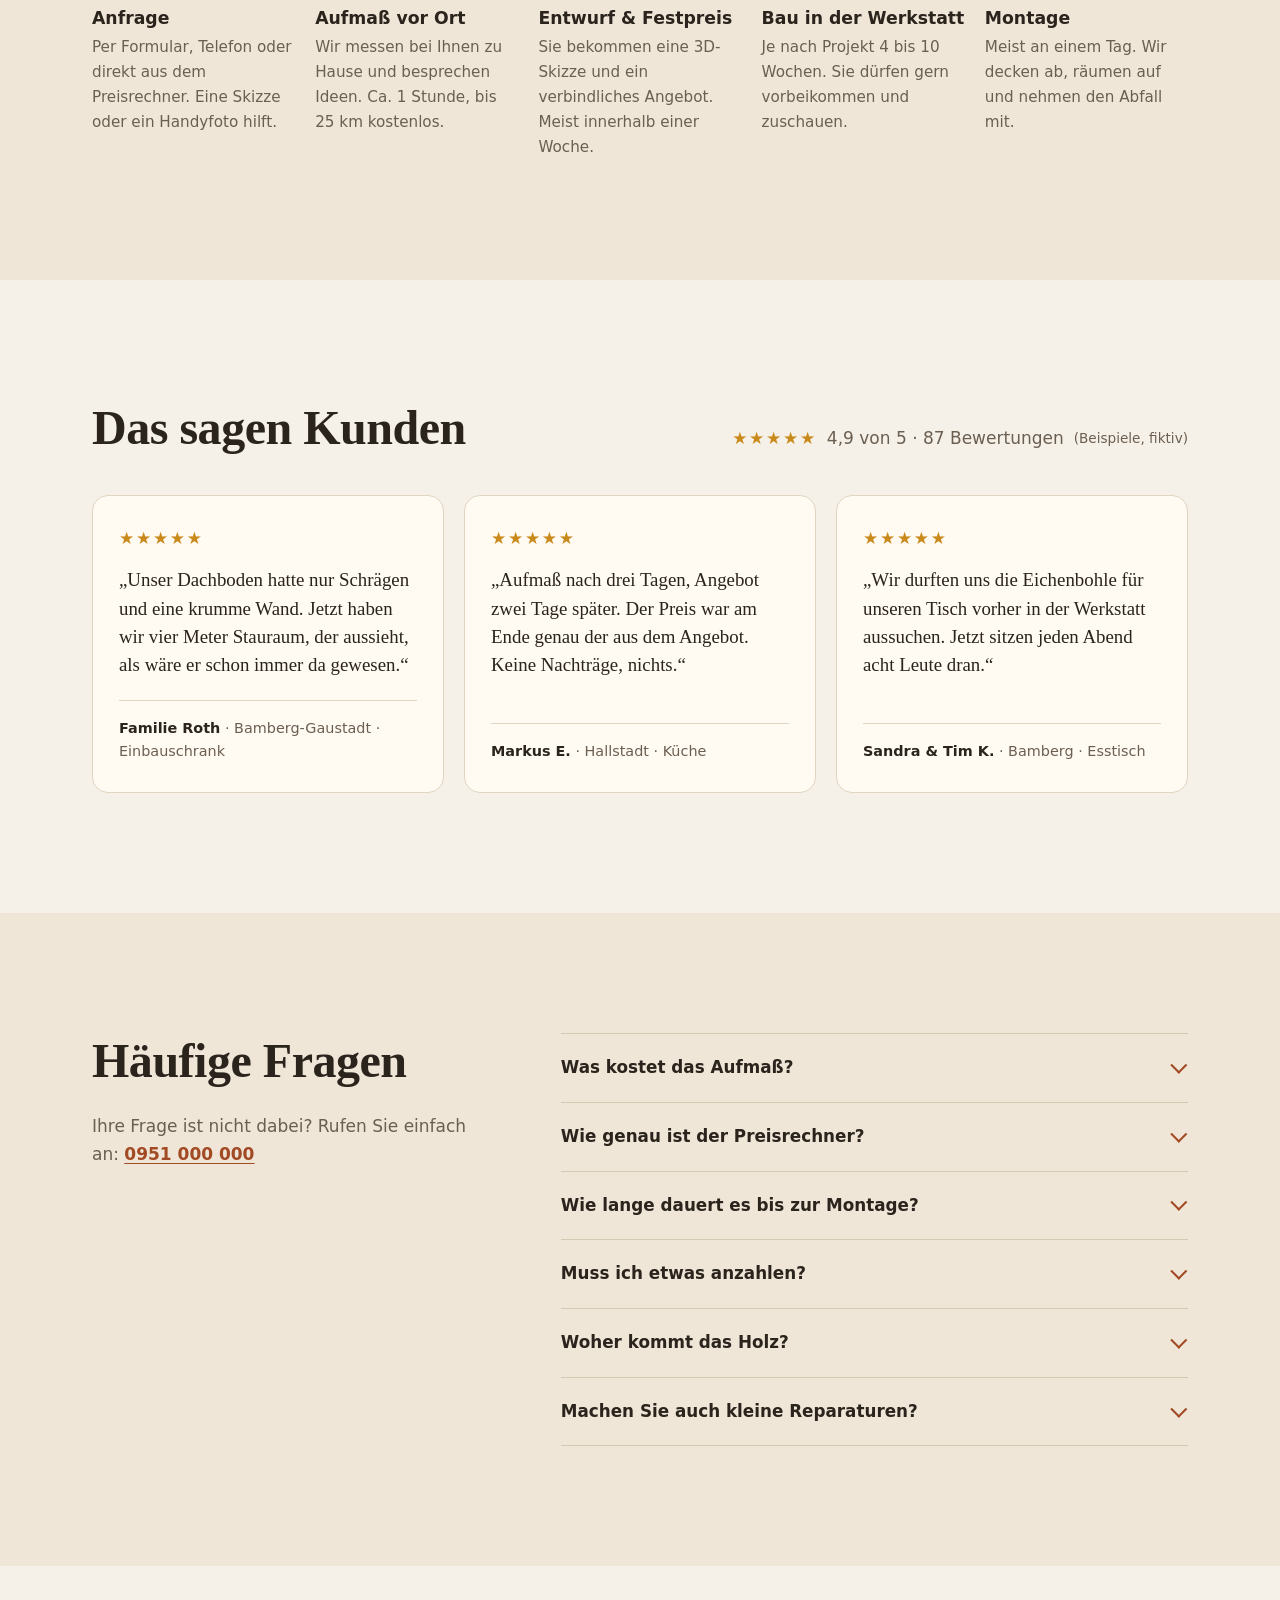
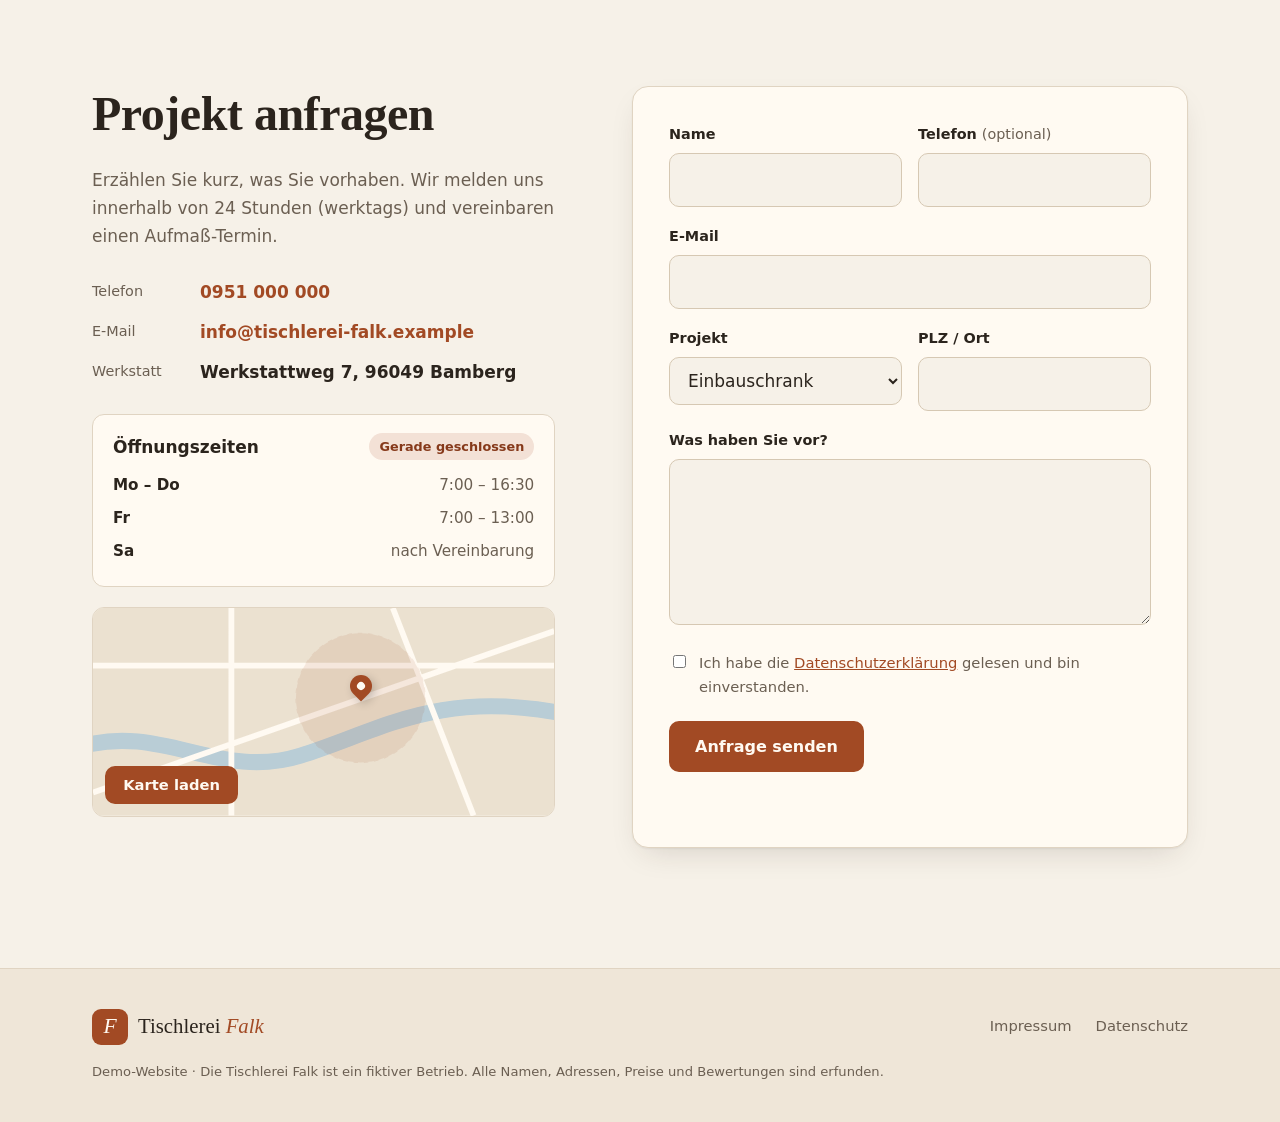
<file: demos/handwerk-tischlerei/index.html>
<!doctype html>
<html lang="de">
<head>
  <meta charset="utf-8">
  <meta name="viewport" content="width=device-width, initial-scale=1">
  <title>Tischlerei Falk – Möbel nach Maß aus Bamberg</title>
  <meta name="description" content="Meisterbetrieb in Bamberg: Einbauschränke, Küchen und Massivholztische nach Maß. Kosten sofort online schätzen, Aufmaß im Umkreis von 25 km kostenlos.">
  <meta property="og:title" content="Tischlerei Falk – Möbel nach Maß">
  <meta property="og:description" content="Einbauschränke, Küchen und Tische aus der Werkstatt in Bamberg.">
  <meta property="og:type" content="website">
  <meta property="og:locale" content="de_DE">
  <!-- Demo: nicht von Suchmaschinen indexieren lassen. Auf Kundenseiten entfernen. -->
  <meta name="robots" content="noindex">
  <meta name="theme-color" content="#f6f1e8">
  <link rel="icon" href="data:image/svg+xml,%3Csvg xmlns='http://www.w3.org/2000/svg' viewBox='0 0 32 32'%3E%3Crect width='32' height='32' rx='7' fill='%23a24a24'/%3E%3Ctext x='16' y='23' font-family='Palatino Linotype,Georgia,serif' font-size='21' font-style='italic' text-anchor='middle' fill='%23f6f1e8'%3EF%3C/text%3E%3C/svg%3E">
  <link rel="stylesheet" href="style.css">
</head>
<body>
  <a class="skip" href="#main">Zum Inhalt springen</a>

  <header class="nav" id="top">
    <div class="wrap nav__inner">
      <a class="logo" href="#top" aria-label="Tischlerei Falk – zur Startseite">
        <span class="logo__mark" aria-hidden="true">F</span>
        <span>Tischlerei <em>Falk</em></span>
      </a>
      <button class="nav__toggle" aria-expanded="false" aria-controls="menu" aria-label="Menü öffnen">
        <span></span><span></span>
      </button>
      <nav id="menu" class="nav__menu" aria-label="Hauptnavigation">
        <a href="#leistungen">Leistungen</a>
        <a href="#rechner">Preisrechner</a>
        <a href="#referenzen">Referenzen</a>
        <a href="#ueber-uns">Über uns</a>
        <a href="#faq">FAQ</a>
        <a class="btn btn--small" href="#anfrage">Anfrage</a>
      </nav>
    </div>
  </header>

  <main id="main">
    <!-- HERO -->
    <section class="hero">
      <div class="wrap hero__inner">
        <div class="hero__text">
          <p class="eyebrow">Meisterbetrieb · Bamberg &amp; Umgebung</p>
          <h1 class="hero__title">Möbel nach Maß. <em>Gebaut für genau Ihren Raum.</em></h1>
          <p class="hero__lead">Einbauschränke unter der Schräge, Küchen, Esstische aus fränkischer Eiche. Wir planen mit Ihnen, bauen in unserer Werkstatt und montieren sauber bei Ihnen zu Hause.</p>
          <div class="hero__cta">
            <a class="btn" href="#rechner">Kosten schätzen</a>
            <a class="btn btn--ghost" href="#anfrage">Aufmaß-Termin anfragen</a>
          </div>
          <ul class="trust" aria-label="Auf einen Blick">
            <li><strong>seit 2014</strong><span>Meisterbetrieb</span></li>
            <li><strong>4,9 <span class="star" aria-hidden="true">★</span></strong><span>87 Bewertungen</span></li>
            <li><strong>0 €</strong><span>Aufmaß bis 25 km</span></li>
          </ul>
        </div>
        <figure class="hero__art">
          <div class="drawing" data-draw="regal" data-w="300" data-h="230" data-mat="eiche" data-led data-wall="#e4d8c4" data-seed="3"
               role="img" aria-label="Zeichnung: Bücherwand aus Eiche mit LED-Beleuchtung"></div>
          <figcaption class="hero__badge">
            <span class="dot" aria-hidden="true"></span>
            Nächste freie Aufmaß-Termine: <strong data-week>KW 44</strong>
          </figcaption>
        </figure>
      </div>
      <ul class="usp wrap" aria-label="Unsere Versprechen">
        <li>Alles aus einer Hand</li>
        <li>Festpreis nach Aufmaß</li>
        <li>Holz aus Franken</li>
        <li>Montage an einem Tag</li>
      </ul>
    </section>

    <!-- LEISTUNGEN -->
    <section class="section" id="leistungen">
      <div class="wrap">
        <div class="section__head">
          <h2>Leistungen</h2>
          <p>Vom Einzelstück bis zur ganzen Küche.</p>
        </div>
        <div class="services">
          <article class="service">
            <svg class="service__icon" viewBox="0 0 48 48" aria-hidden="true"><path d="M8 42V14l16-8 16 8v28M8 42h32M17 42V20h14v22M24 20v22"/></svg>
            <h3>Einbauschränke &amp; Dachschrägen</h3>
            <p>Stauraum bis in die letzte Ecke. Auch für schiefe Altbauwände und Nischen, mit denen kein Möbelhaus etwas anfangen kann.</p>
            <p class="service__price">ab 2.400 €</p>
          </article>
          <article class="service">
            <svg class="service__icon" viewBox="0 0 48 48" aria-hidden="true"><path d="M6 26h36v16H6zM6 26l2-4h32l2 4M18 26v16M30 26v16M8 6h32v10H8zM24 6v10"/></svg>
            <h3>Küchen nach Maß</h3>
            <p>Planung, Fronten, Arbeitsplatte und Einbau. Geräte bringen Sie mit oder wir besorgen sie.</p>
            <p class="service__price">ab 9.800 €</p>
          </article>
          <article class="service">
            <svg class="service__icon" viewBox="0 0 48 48" aria-hidden="true"><path d="M4 18h40v5H4zM9 23v19M39 23v19M13 23v8M35 23v8"/></svg>
            <h3>Tische &amp; Einzelmöbel</h3>
            <p>Esstische, Sideboards, Bücherwände. Aus Massivholz, das Sie vorher in der Werkstatt selbst aussuchen können.</p>
            <p class="service__price">ab 1.200 €</p>
          </article>
          <article class="service">
            <svg class="service__icon" viewBox="0 0 48 48" aria-hidden="true"><path d="M30 6l12 12-6 6-12-12zM24 12L6 30l12 12 18-18M12 36l-6 6"/></svg>
            <h3>Reparatur &amp; Kleinaufträge</h3>
            <p>Türen einstellen, Treppenstufen, Fensterbänke, alte Möbel auffrischen. Schnell erledigt, fair berechnet.</p>
            <p class="service__price">78 € / Stunde</p>
          </article>
        </div>
        <p class="hint">Alle Preise inklusive 19 % MwSt. Bei Reparaturen zuzüglich Material.</p>
      </div>
    </section>

    <!-- PREISRECHNER -->
    <section class="section section--dark" id="rechner">
      <div class="wrap">
        <div class="section__head">
          <h2>Was kostet mein Möbel?</h2>
          <p>Ein paar Klicks, eine ehrliche Schätzung.</p>
        </div>

        <div class="calc">
          <form class="calc__form" id="calc" aria-label="Preisrechner">
            <fieldset class="calc__group">
              <legend>1. Was soll gebaut werden?</legend>
              <div class="chips">
                <label class="chip"><input type="radio" name="type" value="schrank" checked><span>Einbauschrank</span></label>
                <label class="chip"><input type="radio" name="type" value="regal"><span>Bücherwand</span></label>
                <label class="chip"><input type="radio" name="type" value="sideboard"><span>Sideboard</span></label>
                <label class="chip"><input type="radio" name="type" value="tisch"><span>Esstisch</span></label>
              </div>
            </fieldset>

            <fieldset class="calc__group">
              <legend>2. Maße</legend>
              <div class="range">
                <label for="calc-w">Breite</label>
                <output id="out-w" for="calc-w">240 cm</output>
                <input id="calc-w" name="w" type="range" min="80" max="400" step="10" value="240">
              </div>
              <div class="range">
                <label for="calc-h" id="label-h">Höhe</label>
                <output id="out-h" for="calc-h">240 cm</output>
                <input id="calc-h" name="h" type="range" min="180" max="280" step="10" value="240">
              </div>
            </fieldset>

            <fieldset class="calc__group">
              <legend>3. Material</legend>
              <div class="chips chips--mat">
                <label class="chip"><input type="radio" name="mat" value="mdf" checked><span><i class="swatch swatch--mdf"></i>Weiß lackiert</span></label>
                <label class="chip"><input type="radio" name="mat" value="eicheF"><span><i class="swatch swatch--eiche"></i>Eiche furniert</span></label>
                <label class="chip"><input type="radio" name="mat" value="eiche"><span><i class="swatch swatch--eiche"></i>Eiche massiv</span></label>
                <label class="chip"><input type="radio" name="mat" value="nuss"><span><i class="swatch swatch--nuss"></i>Nussbaum massiv</span></label>
              </div>
            </fieldset>

            <fieldset class="calc__group">
              <legend>4. Extras</legend>
              <div class="extras">
                <label class="check" data-types="schrank"><input type="checkbox" name="slide"><span>Schiebetüren statt Drehtüren</span></label>
                <label class="check" data-types="schrank regal sideboard"><input type="checkbox" name="led"><span>LED-Beleuchtung</span></label>
                <label class="check" data-types="schrank sideboard"><input type="checkbox" name="drawers"><span>Schubladen innen</span></label>
                <label class="check" data-types="tisch" hidden><input type="checkbox" name="extend" disabled><span>Ausziehbar (2 Einlegeplatten)</span></label>
                <label class="check" data-types="schrank regal sideboard tisch"><input type="checkbox" name="mount" checked><span>Lieferung &amp; Montage</span></label>
              </div>
            </fieldset>
          </form>

          <div class="calc__result" aria-labelledby="result-title">
            <div class="drawing drawing--calc" id="calc-drawing" role="img" aria-label="Vorschau des Möbels"></div>
            <h3 class="result__title" id="result-title">Ihre Schätzung</h3>
            <p class="result__price" aria-live="polite"><span id="price">ca. 3.100 – 3.800 €</span></p>
            <ul class="result__list" id="breakdown"></ul>
            <p class="result__time" id="leadtime">Fertig in ca. 6–8 Wochen</p>
            <a class="btn btn--block" href="#anfrage" id="calc-cta">Mit dieser Schätzung anfragen</a>
            <p class="result__note">Unverbindliche Orientierung (± 10 %), inkl. MwSt. Den Festpreis bekommen Sie nach dem kostenlosen Aufmaß.</p>
          </div>
        </div>
      </div>
    </section>

    <!-- REFERENZEN -->
    <section class="section" id="referenzen">
      <div class="wrap">
        <div class="section__head">
          <h2>Referenzen</h2>
          <div class="filter" role="group" aria-label="Referenzen filtern">
            <button class="filter__btn" aria-pressed="true" data-filter="alle">Alle</button>
            <button class="filter__btn" aria-pressed="false" data-filter="schrank">Schränke</button>
            <button class="filter__btn" aria-pressed="false" data-filter="kueche">Küchen</button>
            <button class="filter__btn" aria-pressed="false" data-filter="moebel">Möbel</button>
          </div>
        </div>
        <div class="refs">
          <article class="ref" data-cat="schrank">
            <div class="drawing" data-draw="schrank" data-w="380" data-h="250" data-mat="mdf" data-slope data-wall="#d9e0d2"
                 role="img" aria-label="Zeichnung: weißer Einbauschrank unter einer Dachschräge"></div>
            <div class="ref__meta">
              <h3>Dachschrank im Altbau</h3>
              <p>Bamberg-Gaustadt · Weiß lackiert · 2026</p>
            </div>
          </article>
          <article class="ref" data-cat="kueche">
            <div class="drawing" data-draw="kueche" data-w="360" data-h="230" data-mat="eicheF" data-wall="#ece4d6"
                 role="img" aria-label="Zeichnung: Küchenzeile mit Eichenfronten"></div>
            <div class="ref__meta">
              <h3>Küchenzeile mit Eichenfronten</h3>
              <p>Hallstadt · Eiche furniert, Stein-Arbeitsplatte · 2025</p>
            </div>
          </article>
          <article class="ref" data-cat="moebel">
            <div class="drawing" data-draw="tisch" data-w="240" data-h="100" data-mat="eiche" data-wall="#e6d5c3"
                 role="img" aria-label="Zeichnung: Esstisch aus massiver Eiche"></div>
            <div class="ref__meta">
              <h3>Esstisch aus einer Bohle</h3>
              <p>Bamberg-Wunderburg · Eiche massiv, geölt · 2025</p>
            </div>
          </article>
          <article class="ref" data-cat="moebel">
            <div class="drawing" data-draw="regal" data-w="320" data-h="240" data-mat="nuss" data-led data-wall="#dfe3e6" data-seed="7"
                 role="img" aria-label="Zeichnung: Bücherwand aus Nussbaum"></div>
            <div class="ref__meta">
              <h3>Bücherwand mit Licht</h3>
              <p>Forchheim · Nussbaum massiv · 2024</p>
            </div>
          </article>
          <article class="ref" data-cat="schrank">
            <div class="drawing" data-draw="schrank" data-w="300" data-h="240" data-mat="eicheF" data-slide data-wall="#e9dccb"
                 role="img" aria-label="Zeichnung: Kleiderschrank mit Schiebetüren aus Eiche"></div>
            <div class="ref__meta">
              <h3>Kleiderschrank mit Schiebetüren</h3>
              <p>Memmelsdorf · Eiche furniert · 2024</p>
            </div>
          </article>
          <article class="ref" data-cat="moebel">
            <div class="drawing" data-draw="sideboard" data-w="200" data-h="80" data-mat="nuss" data-drawers data-wall="#d6ddd8"
                 role="img" aria-label="Zeichnung: Sideboard aus Nussbaum auf Füßen"></div>
            <div class="ref__meta">
              <h3>Sideboard im Wohnzimmer</h3>
              <p>Bamberg-Bug · Nussbaum massiv · 2024</p>
            </div>
          </article>
        </div>
        <p class="hint">Die Zeichnungen sind Platzhalter. Auf einer echten Seite stehen hier Fotos Ihrer Projekte.</p>
      </div>
    </section>

    <!-- UEBER UNS + ABLAUF -->
    <section class="section section--alt" id="ueber-uns">
      <div class="wrap about">
        <div class="about__img" role="img" aria-label="Eichenholz mit Maserung, Platzhalter für ein Werkstattfoto">
          <span class="about__stamp">Meister&shy;betrieb<br><strong>seit 2014</strong></span>
        </div>
        <div class="about__text">
          <h2>Über uns</h2>
          <p>Ich bin Johanna Falk, Tischlermeisterin. 2014 habe ich die Werkstatt in Bamberg-Bug übernommen, heute arbeiten wir zu viert: zwei Gesellen, ein Azubi und ich.</p>
          <p>Wir bauen Möbel, die bleiben. Am liebsten aus Holz aus dem Steigerwald, geölt statt mit Kunststoff versiegelt. Und wir bauen sie so, dass sie in zwanzig Jahren noch repariert werden können.</p>
          <ul class="tags">
            <li>Massivholz</li><li>Furnier</li><li>Lack</li><li>Hartwachsöl</li><li>3D-Planung</li><li>Altbau-Erfahrung</li>
          </ul>
        </div>
      </div>

      <div class="wrap">
        <h3 class="sub">So läuft's ab</h3>
        <ol class="steps">
          <li class="step">
            <h4>Anfrage</h4>
            <p>Per Formular, Telefon oder direkt aus dem Preisrechner. Eine Skizze oder ein Handyfoto hilft.</p>
          </li>
          <li class="step">
            <h4>Aufmaß vor Ort</h4>
            <p>Wir messen bei Ihnen zu Hause und besprechen Ideen. Ca. 1 Stunde, bis 25 km kostenlos.</p>
          </li>
          <li class="step">
            <h4>Entwurf &amp; Festpreis</h4>
            <p>Sie bekommen eine 3D-Skizze und ein verbindliches Angebot. Meist innerhalb einer Woche.</p>
          </li>
          <li class="step">
            <h4>Bau in der Werkstatt</h4>
            <p>Je nach Projekt 4 bis 10 Wochen. Sie dürfen gern vorbeikommen und zuschauen.</p>
          </li>
          <li class="step">
            <h4>Montage</h4>
            <p>Meist an einem Tag. Wir decken ab, räumen auf und nehmen den Abfall mit.</p>
          </li>
        </ol>
      </div>
    </section>

    <!-- KUNDENSTIMMEN -->
    <section class="section" id="stimmen">
      <div class="wrap">
        <div class="section__head">
          <h2>Das sagen Kunden</h2>
          <p class="rating"><span class="stars" aria-hidden="true">★★★★★</span> 4,9 von 5 · 87 Bewertungen <span class="fictional">(Beispiele, fiktiv)</span></p>
        </div>
        <div class="quotes">
          <figure class="quote">
            <span class="stars" aria-label="5 von 5 Sternen">★★★★★</span>
            <blockquote><p>„Unser Dachboden hatte nur Schrägen und eine krumme Wand. Jetzt haben wir vier Meter Stauraum, der aussieht, als wäre er schon immer da gewesen.“</p></blockquote>
            <figcaption><strong>Familie Roth</strong> · Bamberg-Gaustadt · Einbauschrank</figcaption>
          </figure>
          <figure class="quote">
            <span class="stars" aria-label="5 von 5 Sternen">★★★★★</span>
            <blockquote><p>„Aufmaß nach drei Tagen, Angebot zwei Tage später. Der Preis war am Ende genau der aus dem Angebot. Keine Nachträge, nichts.“</p></blockquote>
            <figcaption><strong>Markus E.</strong> · Hallstadt · Küche</figcaption>
          </figure>
          <figure class="quote">
            <span class="stars" aria-label="5 von 5 Sternen">★★★★★</span>
            <blockquote><p>„Wir durften uns die Eichenbohle für unseren Tisch vorher in der Werkstatt aussuchen. Jetzt sitzen jeden Abend acht Leute dran.“</p></blockquote>
            <figcaption><strong>Sandra &amp; Tim K.</strong> · Bamberg · Esstisch</figcaption>
          </figure>
        </div>
      </div>
    </section>

    <!-- FAQ -->
    <section class="section section--alt" id="faq">
      <div class="wrap faq">
        <div class="faq__head">
          <h2>Häufige Fragen</h2>
          <p>Ihre Frage ist nicht dabei? Rufen Sie einfach an: <a class="link" href="tel:+49951000000">0951 000 000</a></p>
        </div>
        <div class="faq__list">
          <details>
            <summary>Was kostet das Aufmaß?</summary>
            <p>Im Umkreis von 25 km um Bamberg nichts. Weiter weg berechnen wir 0,60 € pro Kilometer. Den Betrag ziehen wir ab, wenn Sie den Auftrag erteilen.</p>
          </details>
          <details>
            <summary>Wie genau ist der Preisrechner?</summary>
            <p>Er gibt eine Orientierung mit etwa ± 10 %. Den verbindlichen Festpreis bekommen Sie nach dem Aufmaß, schriftlich und ohne versteckte Posten.</p>
          </details>
          <details>
            <summary>Wie lange dauert es bis zur Montage?</summary>
            <p>Planung 1–2 Wochen, Bau je nach Projekt 4–10 Wochen. Die Montage selbst dauert meist nur einen Tag, eine Küche zwei.</p>
          </details>
          <details>
            <summary>Muss ich etwas anzahlen?</summary>
            <p>30 % bei Auftragserteilung, den Rest nach der Montage. Wenn alles passt.</p>
          </details>
          <details>
            <summary>Woher kommt das Holz?</summary>
            <p>Eiche und Buche meist aus dem Steigerwald, Nussbaum von europäischen Händlern. Alles FSC- oder PEFC-zertifiziert.</p>
          </details>
          <details>
            <summary>Machen Sie auch kleine Reparaturen?</summary>
            <p>Ja. Klemmende Türen, wackelige Treppenstufen, Kratzer in der Arbeitsplatte: 78 € pro Stunde inkl. MwSt., plus Material.</p>
          </details>
        </div>
      </div>
    </section>

    <!-- ANFRAGE -->
    <section class="section" id="anfrage">
      <div class="wrap booking">
        <div class="booking__intro">
          <h2>Projekt anfragen</h2>
          <p>Erzählen Sie kurz, was Sie vorhaben. Wir melden uns innerhalb von 24 Stunden (werktags) und vereinbaren einen Aufmaß-Termin.</p>

          <dl class="contact">
            <div><dt>Telefon</dt><dd><a href="tel:+49951000000">0951 000 000</a></dd></div>
            <div><dt>E-Mail</dt><dd><a href="mailto:info@tischlerei-falk.example">info@tischlerei-falk.example</a></dd></div>
            <div><dt>Werkstatt</dt><dd>Werkstattweg 7, 96049 Bamberg</dd></div>
          </dl>

          <div class="hours">
            <p class="hours__head">Öffnungszeiten <span class="open-badge" id="open-badge" hidden></span></p>
            <table>
              <tr><th scope="row">Mo – Do</th><td>7:00 – 16:30</td></tr>
              <tr><th scope="row">Fr</th><td>7:00 – 13:00</td></tr>
              <tr><th scope="row">Sa</th><td>nach Vereinbarung</td></tr>
            </table>
          </div>

          <div class="map">
            <svg viewBox="0 0 400 180" aria-hidden="true" focusable="false">
              <rect width="400" height="180" fill="var(--map-land)"/>
              <path d="M-10 120 C 60 100, 110 150, 180 128 S 300 70, 410 92" fill="none" stroke="var(--map-water)" stroke-width="14" stroke-linecap="round"/>
              <path d="M0 50 H400 M120 0 V180 M260 0 L330 180 M0 160 L400 20" stroke="var(--map-road)" stroke-width="5" fill="none"/>
              <circle cx="232" cy="78" r="56" fill="var(--accent)" opacity=".1" stroke="var(--accent)" stroke-dasharray="4 5"/>
            </svg>
            <span class="map__pin" aria-hidden="true"></span>
            <button class="btn btn--small map__btn" type="button" id="map-btn">Karte laden</button>
            <p class="note" id="map-note" hidden>Auf einer echten Seite lädt hier nach dem Klick eine OpenStreetMap-Karte. Sie lädt erst nach dem Klick (Zwei-Klick-Lösung), damit die Seite DSGVO-freundlich bleibt.</p>
          </div>
        </div>

        <form class="form" id="contact-form" novalidate>
          <div class="field-row">
            <div class="field">
              <label for="name">Name</label>
              <input id="name" name="name" type="text" autocomplete="name" required>
            </div>
            <div class="field">
              <label for="phone">Telefon <span class="opt">(optional)</span></label>
              <input id="phone" name="phone" type="tel" autocomplete="tel">
            </div>
          </div>
          <div class="field">
            <label for="email">E-Mail</label>
            <input id="email" name="email" type="email" autocomplete="email" required>
          </div>
          <div class="field-row">
            <div class="field">
              <label for="topic">Projekt</label>
              <select id="topic" name="topic">
                <option>Einbauschrank</option>
                <option>Küche</option>
                <option>Bücherwand</option>
                <option>Sideboard</option>
                <option>Esstisch</option>
                <option>Reparatur</option>
                <option>Sonstiges</option>
              </select>
            </div>
            <div class="field">
              <label for="zip">PLZ / Ort</label>
              <input id="zip" name="zip" type="text" autocomplete="postal-code" required>
            </div>
          </div>
          <div class="field">
            <label for="message">Was haben Sie vor?</label>
            <textarea id="message" name="message" rows="5" required></textarea>
          </div>
          <label class="check">
            <input type="checkbox" name="privacy" required>
            <span>Ich habe die <a href="#">Datenschutzerklärung</a> gelesen und bin einverstanden.</span>
          </label>
          <button class="btn" type="submit">Anfrage senden</button>
          <p class="form__status" role="status" aria-live="polite"></p>
        </form>
      </div>
    </section>
  </main>

  <footer class="footer">
    <div class="wrap footer__inner">
      <p class="logo"><span class="logo__mark" aria-hidden="true">F</span><span>Tischlerei <em>Falk</em></span></p>
      <nav aria-label="Rechtliches">
        <a href="#">Impressum</a>
        <a href="#">Datenschutz</a>
      </nav>
      <p class="footer__demo">Demo-Website · Die Tischlerei Falk ist ein fiktiver Betrieb. Alle Namen, Adressen, Preise und Bewertungen sind erfunden.</p>
    </div>
  </footer>

  <!-- Mobile Schnellleiste -->
  <div class="quickbar" aria-label="Schnellkontakt">
    <a class="btn btn--ghost" href="tel:+49951000000">Anrufen</a>
    <a class="btn" href="#anfrage">Anfrage</a>
  </div>

  <!-- Für Kundenseiten: LocalBusiness-Daten für Google (echte Daten eintragen, dann Kommentar entfernen)
  <script type="application/ld+json">
  {
    "@context": "https://schema.org",
    "@type": "HomeAndConstructionBusiness",
    "name": "Tischlerei …",
    "telephone": "+49 …",
    "address": { "@type": "PostalAddress", "streetAddress": "…", "postalCode": "…", "addressLocality": "…", "addressCountry": "DE" },
    "openingHours": ["Mo-Th 07:00-16:30", "Fr 07:00-13:00"],
    "areaServed": "…"
  }
  </script>
  -->

  <script src="script.js"></script>
</body>
</html>
</file>
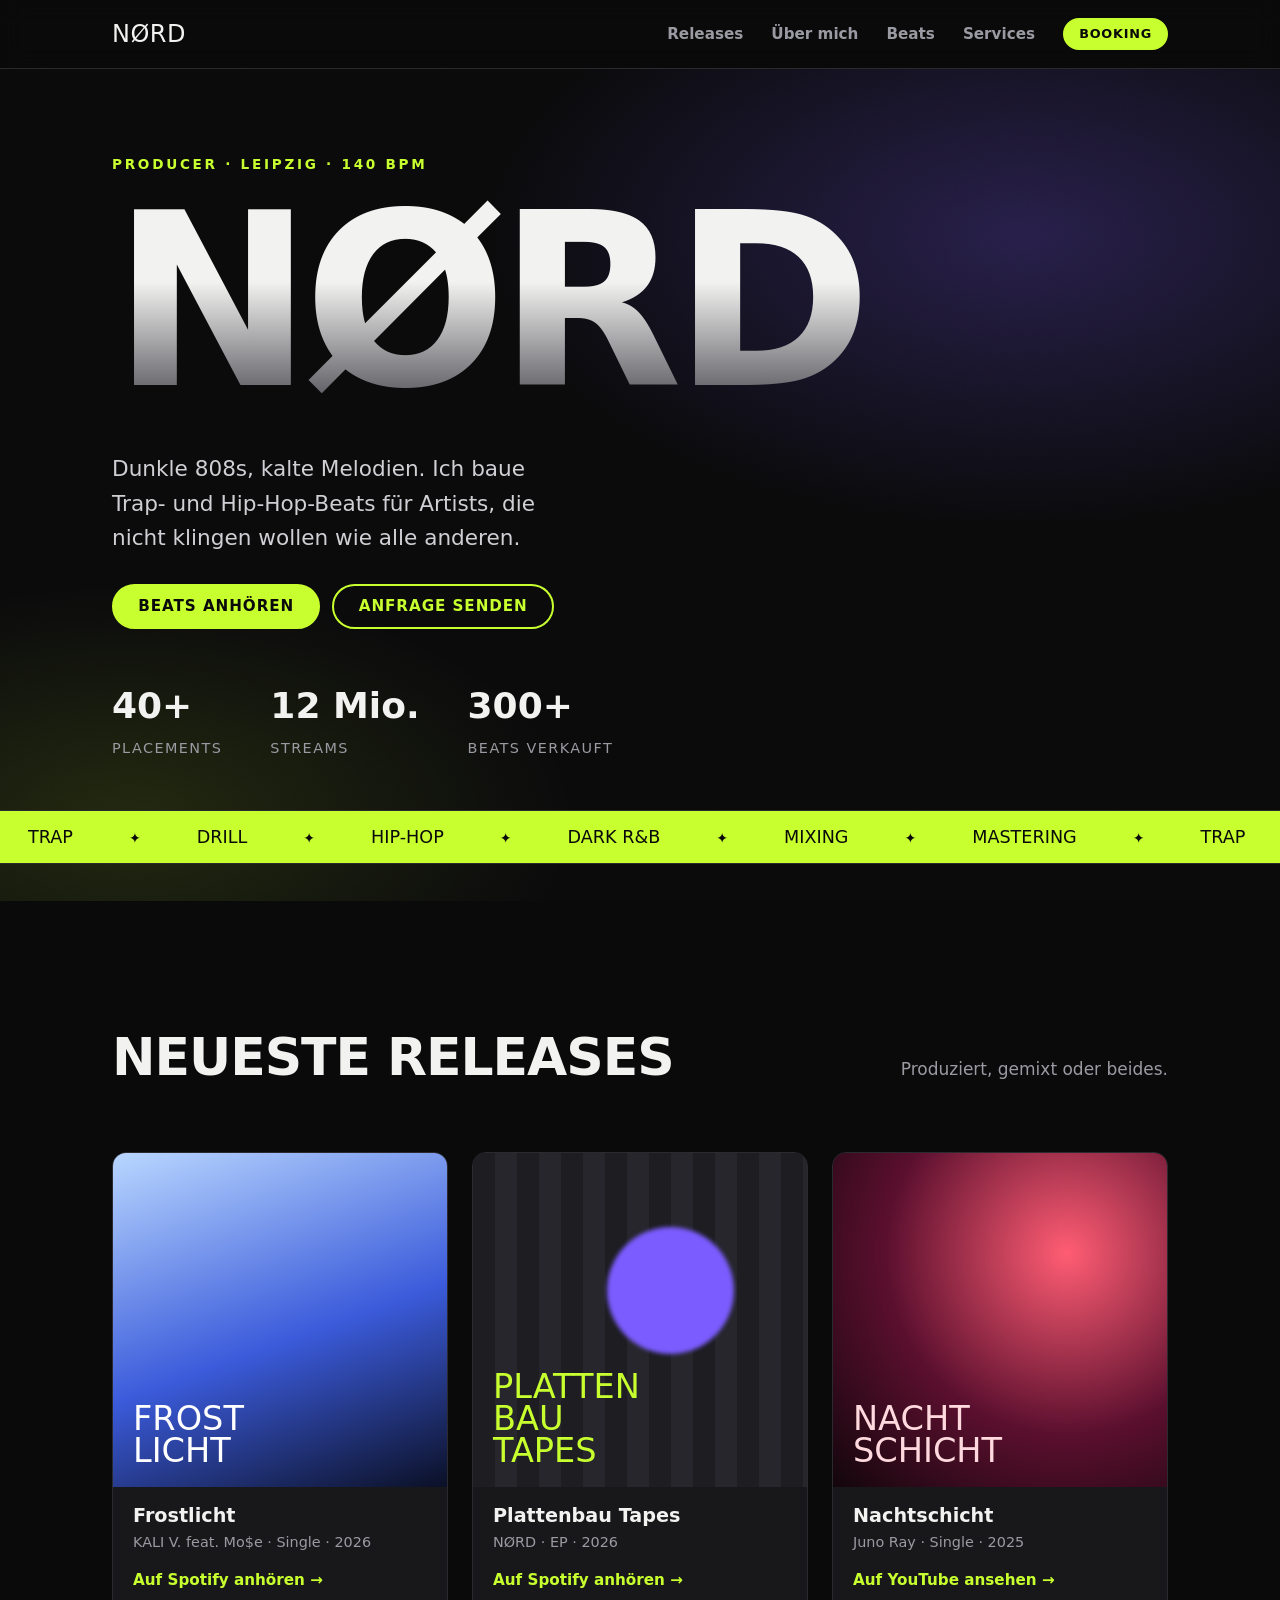
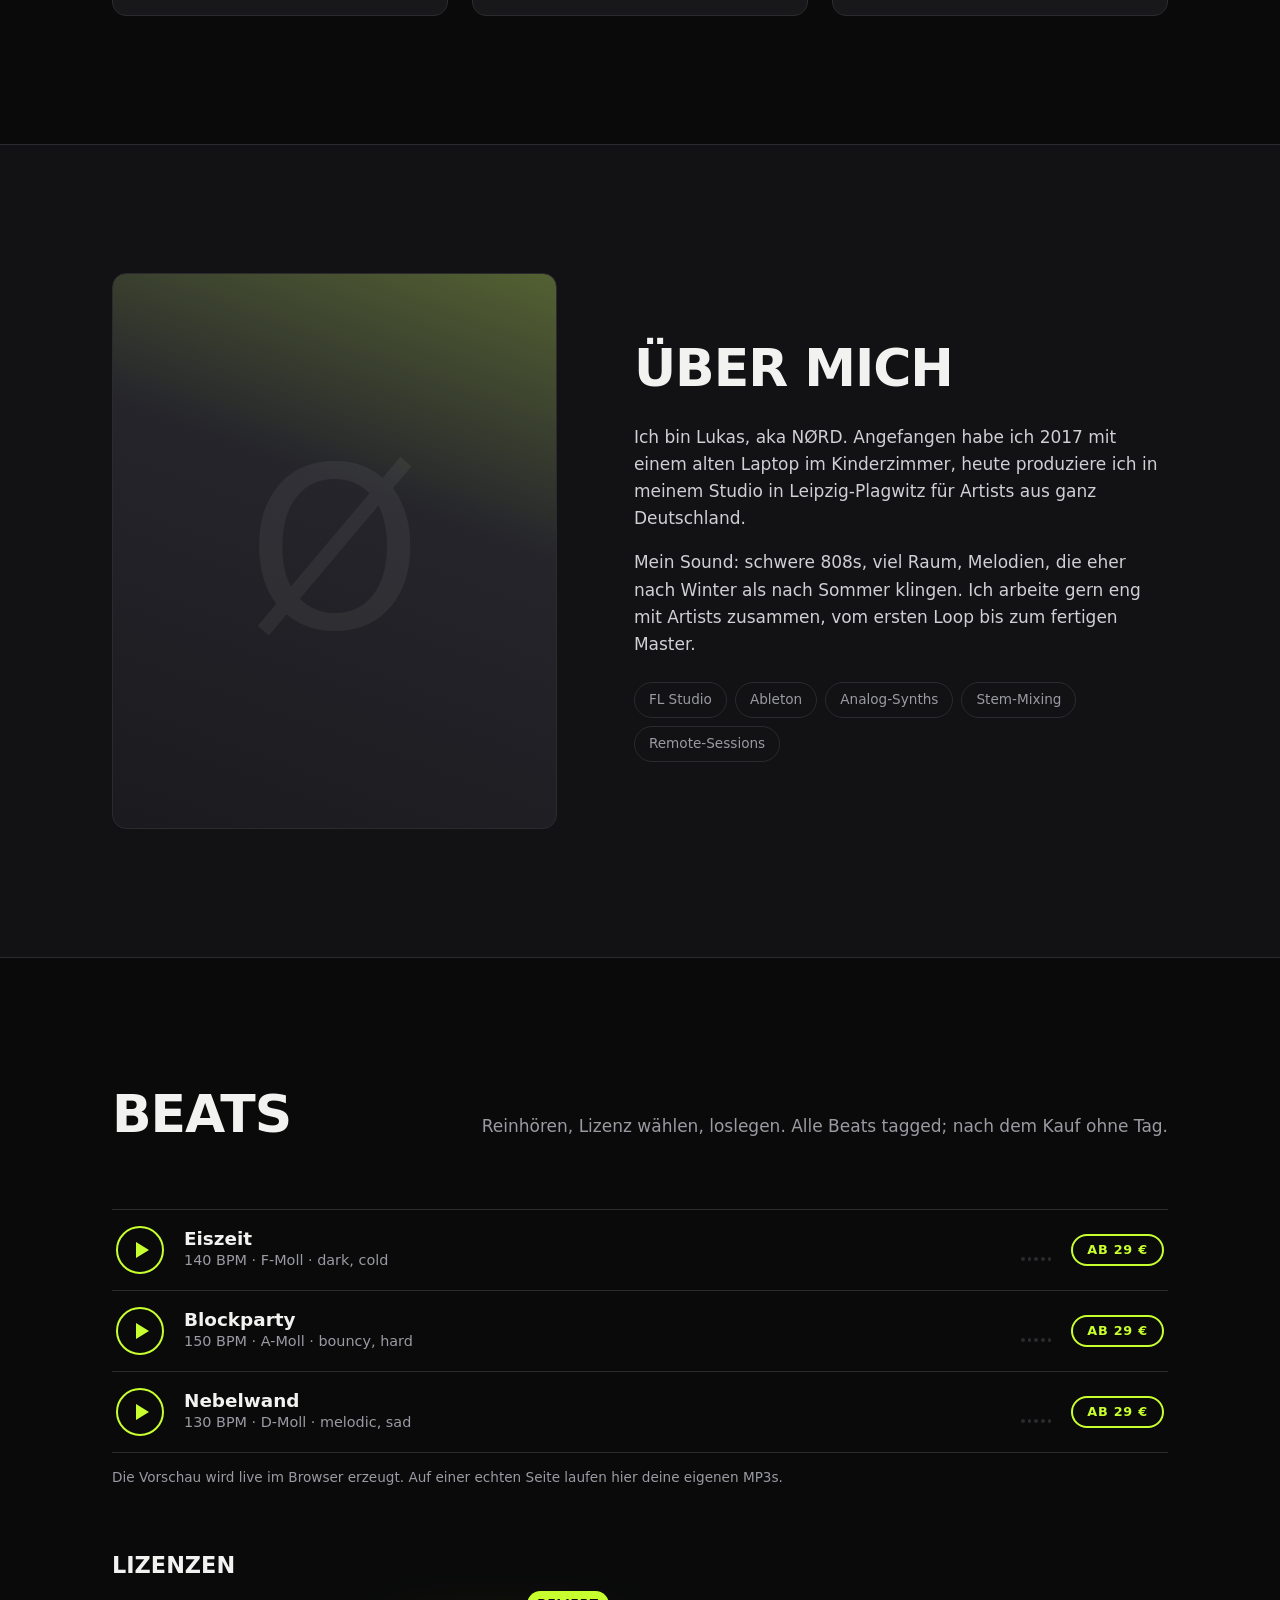
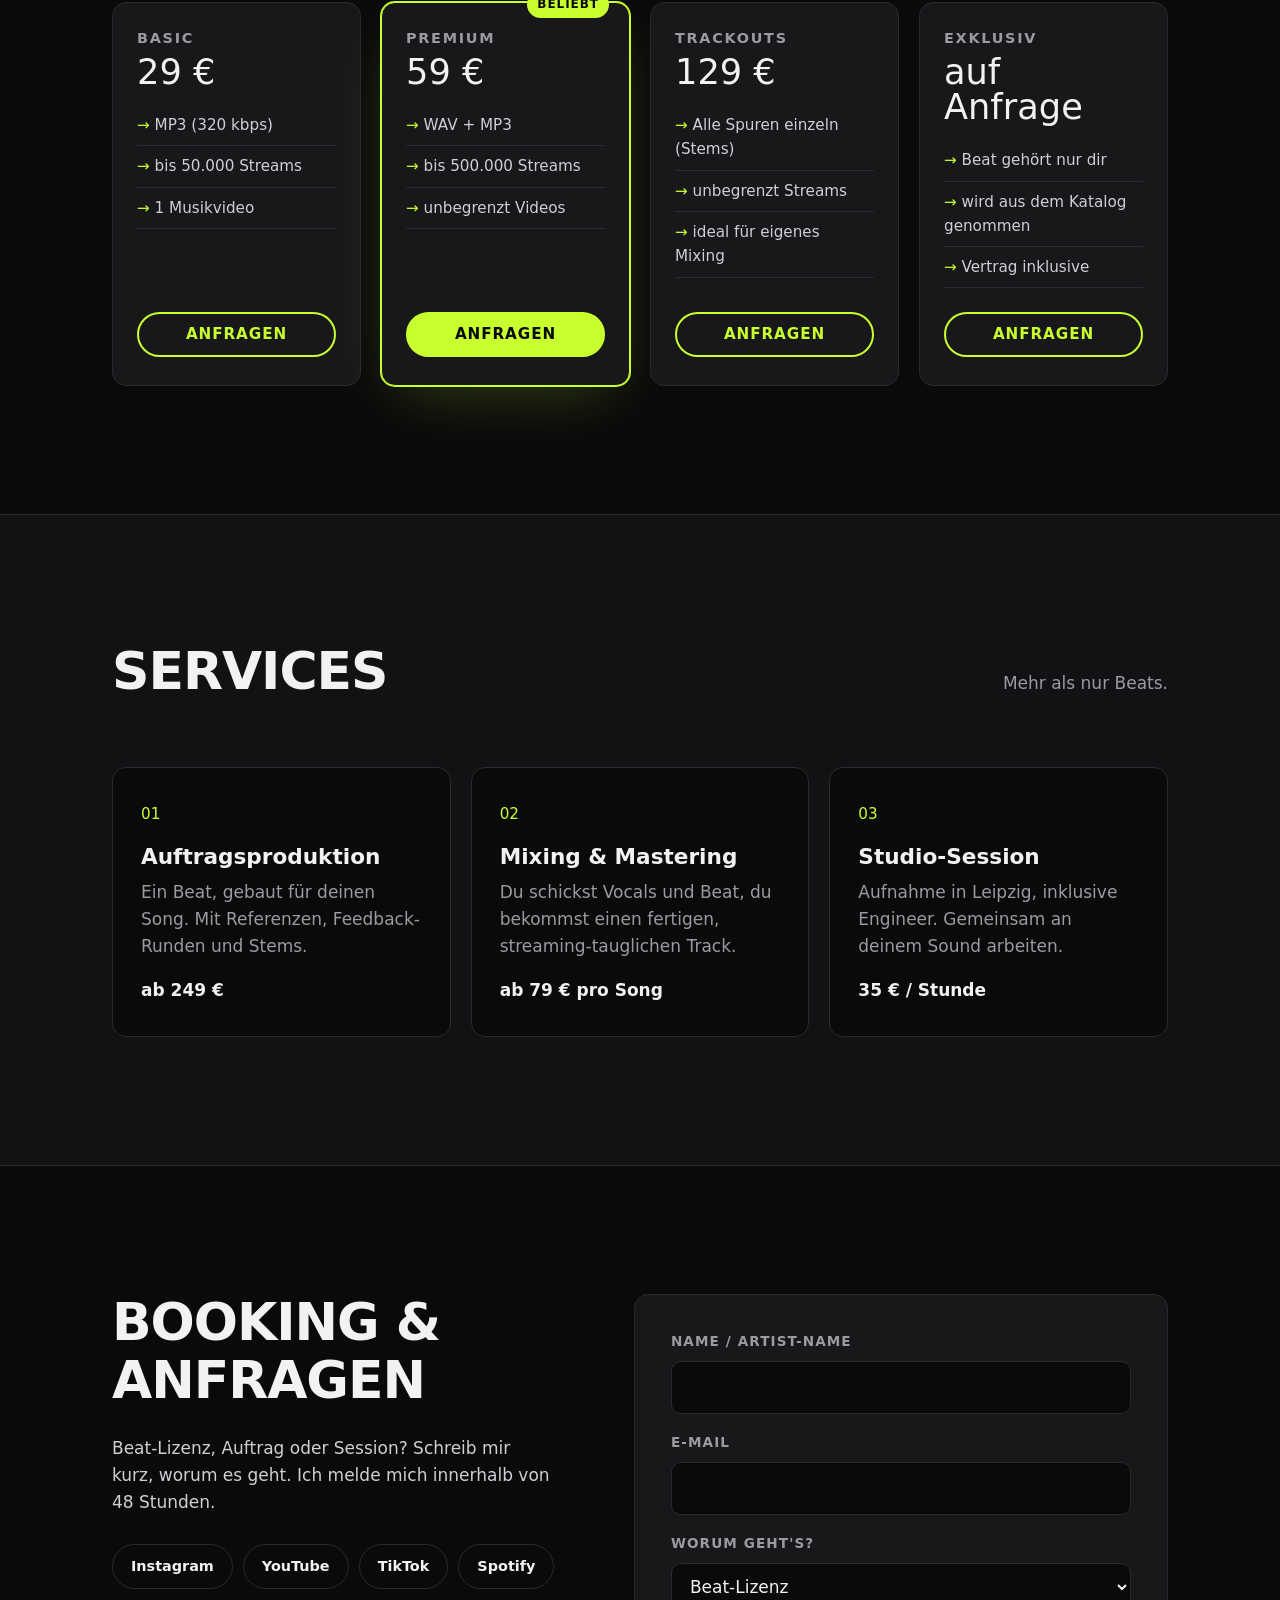
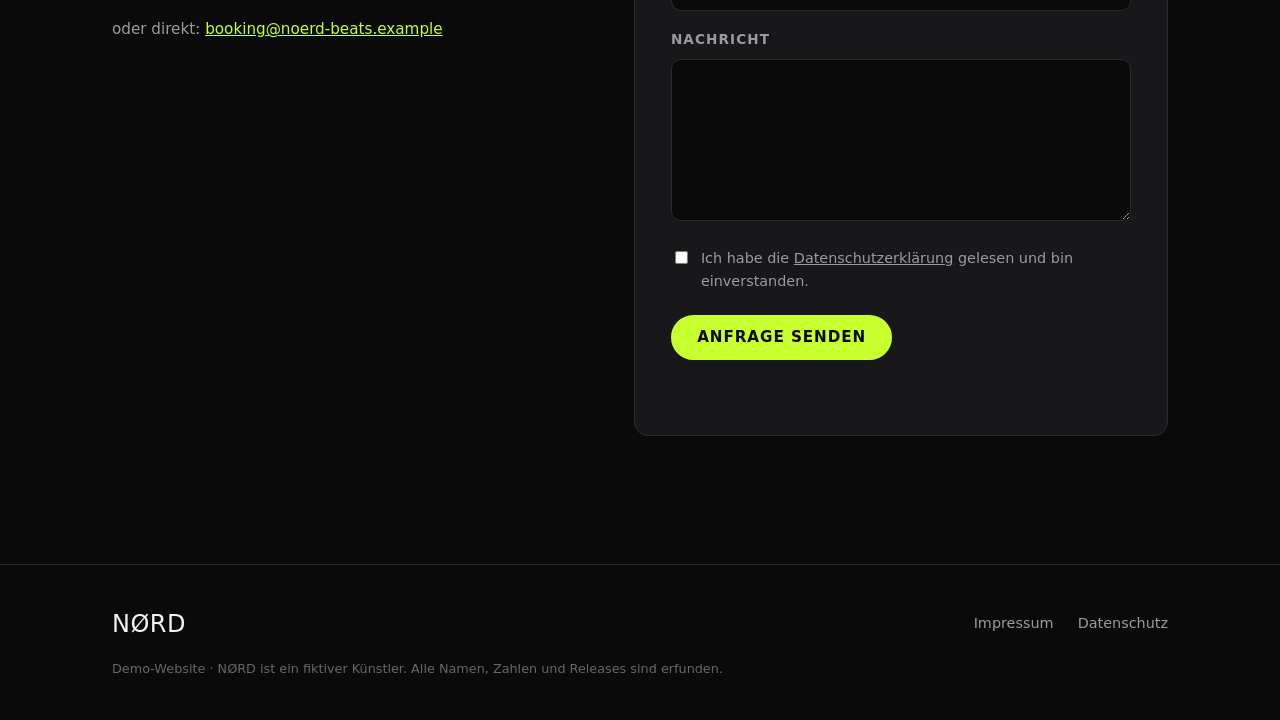
<file: demos/musiker-producer/index.html>
<!doctype html>
<html lang="de">
<head>
  <meta charset="utf-8">
  <meta name="viewport" content="width=device-width, initial-scale=1">
  <title>NØRD – Trap & Hip-Hop Producer aus Leipzig</title>
  <meta name="description" content="NØRD produziert Trap- und Hip-Hop-Beats aus Leipzig. Beats lizenzieren, Mixing & Mastering, Auftragsproduktionen und Booking.">
  <meta property="og:title" content="NØRD – Trap & Hip-Hop Producer">
  <meta property="og:description" content="Beats, Mixing und Auftragsproduktionen aus Leipzig.">
  <meta property="og:type" content="website">
  <meta name="theme-color" content="#0a0a0b">
  <meta name="robots" content="noindex">
  <link rel="icon" href="data:image/svg+xml,%3Csvg xmlns='http://www.w3.org/2000/svg' viewBox='0 0 32 32'%3E%3Crect width='32' height='32' rx='6' fill='%230a0a0b'/%3E%3Ctext x='16' y='23' font-family='Arial Black,Arial' font-size='20' font-weight='900' text-anchor='middle' fill='%23c8ff2e'%3EØ%3C/text%3E%3C/svg%3E">
  <link rel="stylesheet" href="style.css">
</head>
<body>
  <a class="skip" href="#main">Zum Inhalt springen</a>

  <header class="nav" id="top">
    <div class="wrap nav__inner">
      <a class="logo" href="#top" aria-label="NØRD – zur Startseite">NØRD</a>
      <button class="nav__toggle" aria-expanded="false" aria-controls="menu" aria-label="Menü öffnen">
        <span></span><span></span>
      </button>
      <nav id="menu" class="nav__menu" aria-label="Hauptnavigation">
        <a href="#releases">Releases</a>
        <a href="#about">Über mich</a>
        <a href="#beats">Beats</a>
        <a href="#services">Services</a>
        <a class="btn btn--small" href="#booking">Booking</a>
      </nav>
    </div>
  </header>

  <main id="main">
    <!-- HERO -->
    <section class="hero">
      <div class="hero__grain" aria-hidden="true"></div>
      <div class="wrap hero__inner">
        <p class="eyebrow">Producer · Leipzig · 140 BPM</p>
        <h1 class="hero__title">NØRD</h1>
        <p class="hero__lead">Dunkle 808s, kalte Melodien. Ich baue Trap- und Hip-Hop-Beats für Artists, die nicht klingen wollen wie alle anderen.</p>
        <div class="hero__cta">
          <a class="btn" href="#beats">Beats anhören</a>
          <a class="btn btn--ghost" href="#booking">Anfrage senden</a>
        </div>
        <ul class="stats" aria-label="Zahlen">
          <li><strong>40+</strong><span>Placements</span></li>
          <li><strong>12 Mio.</strong><span>Streams</span></li>
          <li><strong>300+</strong><span>Beats verkauft</span></li>
        </ul>
      </div>
      <div class="marquee" aria-hidden="true">
        <div class="marquee__track">
          <span>Trap</span><span>Drill</span><span>Hip-Hop</span><span>Dark R&amp;B</span><span>Mixing</span><span>Mastering</span>
          <span>Trap</span><span>Drill</span><span>Hip-Hop</span><span>Dark R&amp;B</span><span>Mixing</span><span>Mastering</span>
        </div>
      </div>
    </section>

    <!-- RELEASES -->
    <section class="section" id="releases">
      <div class="wrap">
        <div class="section__head">
          <h2>Neueste Releases</h2>
          <p>Produziert, gemixt oder beides.</p>
        </div>
        <div class="releases">
          <article class="release">
            <div class="cover cover--1" role="img" aria-label="Cover: Frostlicht"><span>FROST<br>LICHT</span></div>
            <div class="release__meta">
              <h3>Frostlicht</h3>
              <p>KALI V. feat. Mo$e · Single · 2026</p>
              <a class="link" href="#" data-embed>Auf Spotify anhören →</a>
            </div>
          </article>
          <article class="release">
            <div class="cover cover--2" role="img" aria-label="Cover: Plattenbau Tapes"><span>PLATTEN<br>BAU<br>TAPES</span></div>
            <div class="release__meta">
              <h3>Plattenbau Tapes</h3>
              <p>NØRD · EP · 2026</p>
              <a class="link" href="#" data-embed>Auf Spotify anhören →</a>
            </div>
          </article>
          <article class="release">
            <div class="cover cover--3" role="img" aria-label="Cover: Nachtschicht"><span>NACHT<br>SCHICHT</span></div>
            <div class="release__meta">
              <h3>Nachtschicht</h3>
              <p>Juno Ray · Single · 2025</p>
              <a class="link" href="#" data-embed>Auf YouTube ansehen →</a>
            </div>
          </article>
        </div>
        <p class="note" id="embed-note" hidden>
          Auf einer echten Seite lädt hier nach einem Klick der Spotify- bzw. YouTube-Player. Er lädt erst nach dem Klick (Zwei-Klick-Lösung), damit die Seite DSGVO-freundlich bleibt.
        </p>
      </div>
    </section>

    <!-- ABOUT -->
    <section class="section section--alt" id="about">
      <div class="wrap about">
        <div class="about__img" role="img" aria-label="Porträt von NØRD im Studio">
          <span aria-hidden="true">Ø</span>
        </div>
        <div class="about__text">
          <h2>Über mich</h2>
          <p>Ich bin Lukas, aka NØRD. Angefangen habe ich 2017 mit einem alten Laptop im Kinderzimmer, heute produziere ich in meinem Studio in Leipzig-Plagwitz für Artists aus ganz Deutschland.</p>
          <p>Mein Sound: schwere 808s, viel Raum, Melodien, die eher nach Winter als nach Sommer klingen. Ich arbeite gern eng mit Artists zusammen, vom ersten Loop bis zum fertigen Master.</p>
          <ul class="tags">
            <li>FL Studio</li><li>Ableton</li><li>Analog-Synths</li><li>Stem-Mixing</li><li>Remote-Sessions</li>
          </ul>
        </div>
      </div>
    </section>

    <!-- BEATS -->
    <section class="section" id="beats">
      <div class="wrap">
        <div class="section__head">
          <h2>Beats</h2>
          <p>Reinhören, Lizenz wählen, loslegen. Alle Beats tagged; nach dem Kauf ohne Tag.</p>
        </div>

        <ol class="beats">
          <li class="beat" data-beat="eis">
            <button class="beat__play" aria-label="Eiszeit abspielen"><span class="icon-play"></span></button>
            <div class="beat__info">
              <h3>Eiszeit</h3>
              <p>140 BPM · F-Moll · dark, cold</p>
            </div>
            <div class="beat__eq" aria-hidden="true"><i></i><i></i><i></i><i></i><i></i></div>
            <a class="btn btn--small btn--ghost" href="#booking" data-license="Eiszeit">ab 29 €</a>
          </li>
          <li class="beat" data-beat="block">
            <button class="beat__play" aria-label="Blockparty abspielen"><span class="icon-play"></span></button>
            <div class="beat__info">
              <h3>Blockparty</h3>
              <p>150 BPM · A-Moll · bouncy, hard</p>
            </div>
            <div class="beat__eq" aria-hidden="true"><i></i><i></i><i></i><i></i><i></i></div>
            <a class="btn btn--small btn--ghost" href="#booking" data-license="Blockparty">ab 29 €</a>
          </li>
          <li class="beat" data-beat="nebel">
            <button class="beat__play" aria-label="Nebelwand abspielen"><span class="icon-play"></span></button>
            <div class="beat__info">
              <h3>Nebelwand</h3>
              <p>130 BPM · D-Moll · melodic, sad</p>
            </div>
            <div class="beat__eq" aria-hidden="true"><i></i><i></i><i></i><i></i><i></i></div>
            <a class="btn btn--small btn--ghost" href="#booking" data-license="Nebelwand">ab 29 €</a>
          </li>
        </ol>
        <p class="hint">Die Vorschau wird live im Browser erzeugt. Auf einer echten Seite laufen hier deine eigenen MP3s.</p>

        <h3 class="sub">Lizenzen</h3>
        <div class="pricing">
          <div class="price">
            <h4>Basic</h4>
            <p class="price__amount">29 €</p>
            <ul>
              <li>MP3 (320 kbps)</li>
              <li>bis 50.000 Streams</li>
              <li>1 Musikvideo</li>
            </ul>
            <a class="btn btn--ghost" href="#booking" data-license="Basic-Lizenz">Anfragen</a>
          </div>
          <div class="price price--hot">
            <span class="badge">Beliebt</span>
            <h4>Premium</h4>
            <p class="price__amount">59 €</p>
            <ul>
              <li>WAV + MP3</li>
              <li>bis 500.000 Streams</li>
              <li>unbegrenzt Videos</li>
            </ul>
            <a class="btn" href="#booking" data-license="Premium-Lizenz">Anfragen</a>
          </div>
          <div class="price">
            <h4>Trackouts</h4>
            <p class="price__amount">129 €</p>
            <ul>
              <li>Alle Spuren einzeln (Stems)</li>
              <li>unbegrenzt Streams</li>
              <li>ideal für eigenes Mixing</li>
            </ul>
            <a class="btn btn--ghost" href="#booking" data-license="Trackout-Lizenz">Anfragen</a>
          </div>
          <div class="price">
            <h4>Exklusiv</h4>
            <p class="price__amount">auf Anfrage</p>
            <ul>
              <li>Beat gehört nur dir</li>
              <li>wird aus dem Katalog genommen</li>
              <li>Vertrag inklusive</li>
            </ul>
            <a class="btn btn--ghost" href="#booking" data-license="Exklusiv-Rechte">Anfragen</a>
          </div>
        </div>
      </div>
    </section>

    <!-- SERVICES -->
    <section class="section section--alt" id="services">
      <div class="wrap">
        <div class="section__head">
          <h2>Services</h2>
          <p>Mehr als nur Beats.</p>
        </div>
        <div class="services">
          <article class="service">
            <span class="service__nr">01</span>
            <h3>Auftragsproduktion</h3>
            <p>Ein Beat, gebaut für deinen Song. Mit Referenzen, Feedback-Runden und Stems.</p>
            <p class="service__price">ab 249 €</p>
          </article>
          <article class="service">
            <span class="service__nr">02</span>
            <h3>Mixing &amp; Mastering</h3>
            <p>Du schickst Vocals und Beat, du bekommst einen fertigen, streaming-tauglichen Track.</p>
            <p class="service__price">ab 79 € pro Song</p>
          </article>
          <article class="service">
            <span class="service__nr">03</span>
            <h3>Studio-Session</h3>
            <p>Aufnahme in Leipzig, inklusive Engineer. Gemeinsam an deinem Sound arbeiten.</p>
            <p class="service__price">35 € / Stunde</p>
          </article>
        </div>
      </div>
    </section>

    <!-- BOOKING -->
    <section class="section" id="booking">
      <div class="wrap booking">
        <div class="booking__intro">
          <h2>Booking &amp; Anfragen</h2>
          <p>Beat-Lizenz, Auftrag oder Session? Schreib mir kurz, worum es geht. Ich melde mich innerhalb von 48 Stunden.</p>
          <ul class="socials" aria-label="Social Media">
            <li><a href="#" aria-label="Instagram">Instagram</a></li>
            <li><a href="#" aria-label="YouTube">YouTube</a></li>
            <li><a href="#" aria-label="TikTok">TikTok</a></li>
            <li><a href="#" aria-label="Spotify">Spotify</a></li>
          </ul>
          <p class="mail">oder direkt: <a href="mailto:booking@noerd-beats.example">booking@noerd-beats.example</a></p>
        </div>
        <form class="form" id="contact-form" novalidate>
          <div class="field">
            <label for="name">Name / Artist-Name</label>
            <input id="name" name="name" type="text" autocomplete="name" required>
          </div>
          <div class="field">
            <label for="email">E-Mail</label>
            <input id="email" name="email" type="email" autocomplete="email" required>
          </div>
          <div class="field">
            <label for="topic">Worum geht's?</label>
            <select id="topic" name="topic">
              <option>Beat-Lizenz</option>
              <option>Auftragsproduktion</option>
              <option>Mixing &amp; Mastering</option>
              <option>Studio-Session</option>
              <option>Sonstiges</option>
            </select>
          </div>
          <div class="field">
            <label for="message">Nachricht</label>
            <textarea id="message" name="message" rows="5" required></textarea>
          </div>
          <label class="check">
            <input type="checkbox" name="privacy" required>
            <span>Ich habe die <a href="#">Datenschutzerklärung</a> gelesen und bin einverstanden.</span>
          </label>
          <button class="btn" type="submit">Anfrage senden</button>
          <p class="form__status" role="status" aria-live="polite"></p>
        </form>
      </div>
    </section>
  </main>

  <footer class="footer">
    <div class="wrap footer__inner">
      <p class="logo">NØRD</p>
      <nav aria-label="Rechtliches">
        <a href="#">Impressum</a>
        <a href="#">Datenschutz</a>
      </nav>
      <p class="footer__demo">Demo-Website · NØRD ist ein fiktiver Künstler. Alle Namen, Zahlen und Releases sind erfunden.</p>
    </div>
  </footer>

  <script src="script.js"></script>
</body>
</html>
</file>
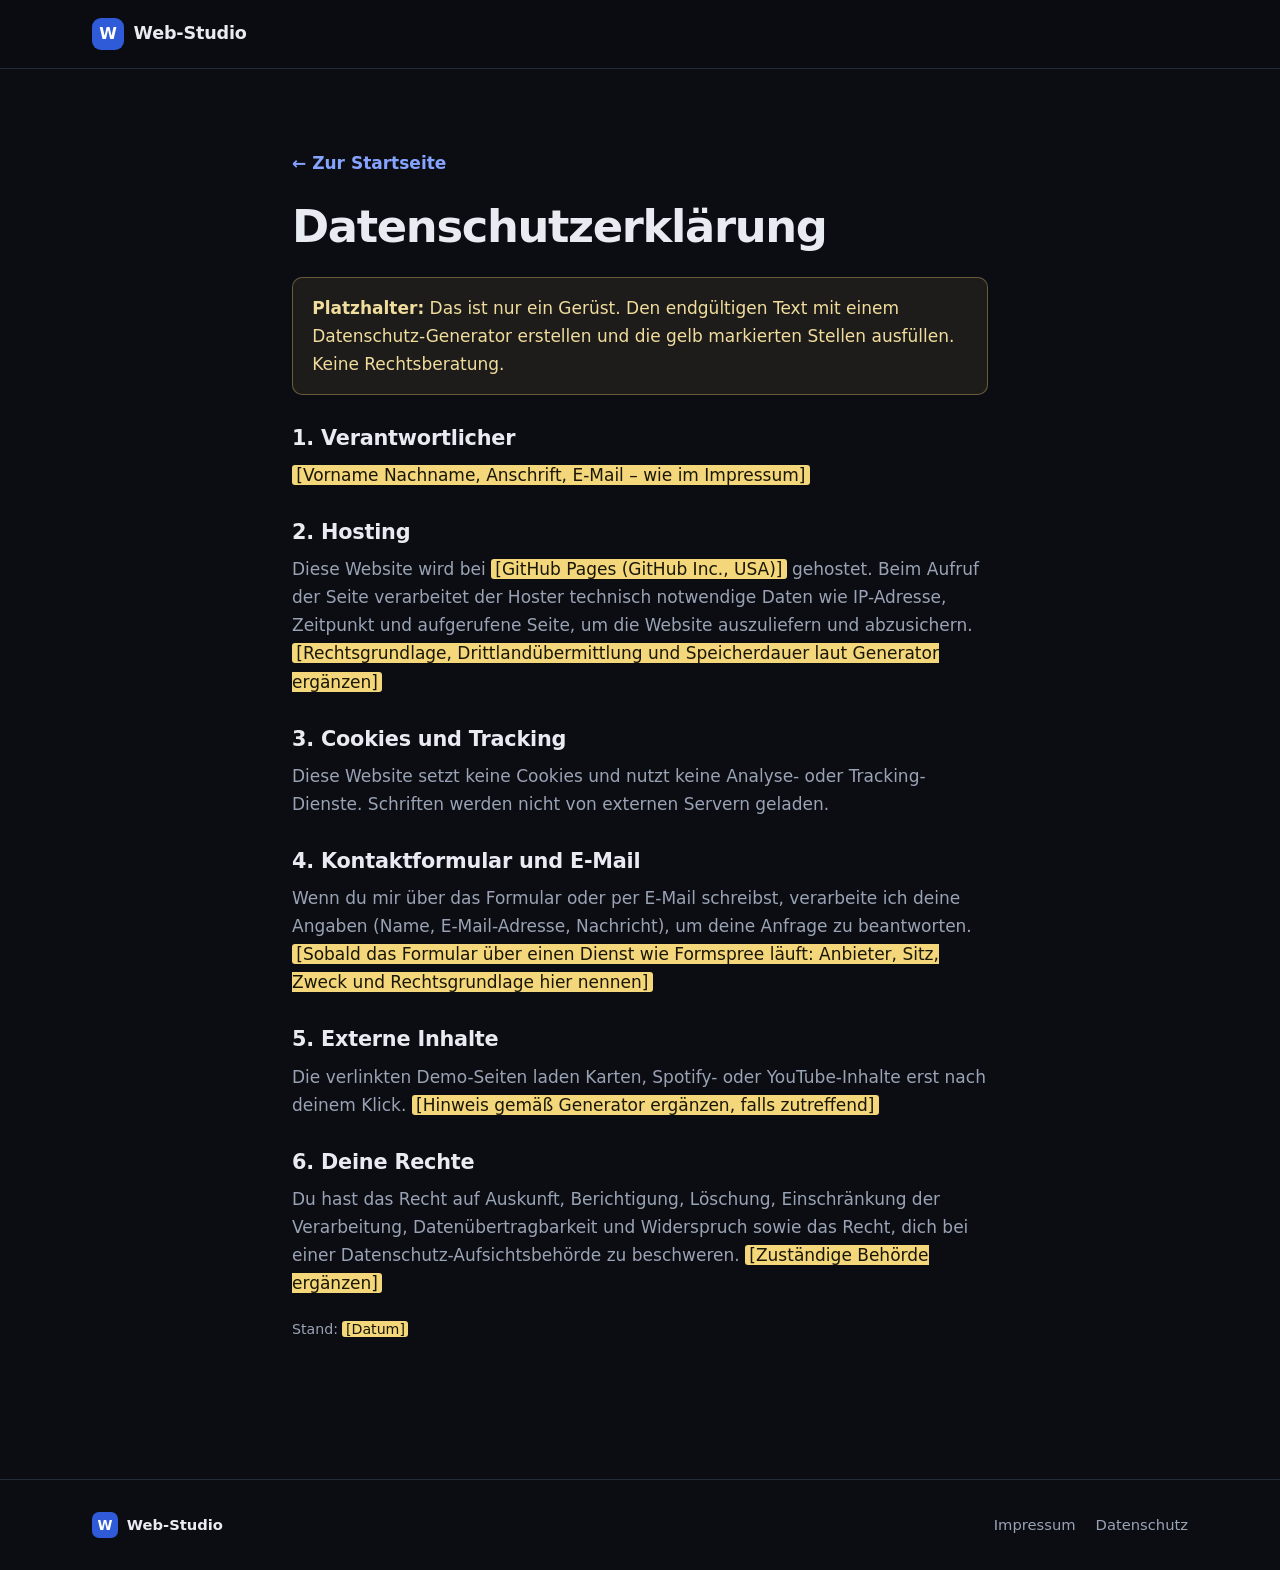
<file: datenschutz.html>
<!doctype html>
<html lang="de">
<head>
  <meta charset="utf-8">
  <meta name="viewport" content="width=device-width, initial-scale=1">
  <title>Datenschutz – Web-Studio</title>
  <meta name="description" content="Datenschutzerklärung von Web-Studio.">
  <meta name="robots" content="noindex">
  <meta name="theme-color" content="#0b0d12">
  <link rel="icon" href="data:image/svg+xml,%3Csvg xmlns='http://www.w3.org/2000/svg' viewBox='0 0 32 32'%3E%3Crect width='32' height='32' rx='8' fill='%232f5bd8'/%3E%3Ctext x='16' y='22.5' font-family='Segoe UI,Arial,sans-serif' font-size='17' font-weight='700' text-anchor='middle' fill='%23ffffff'%3EW%3C/text%3E%3C/svg%3E">
  <link rel="stylesheet" href="style.css">
</head>
<body>
  <header class="nav is-scrolled">
    <div class="wrap nav__inner">
      <a class="logo" href="./"><span class="logo__mark" aria-hidden="true">W</span><span>Web-Studio</span></a>
    </div>
  </header>

  <main class="legal">
    <div class="wrap">
      <a class="back" href="./">← Zur Startseite</a>
      <h1>Datenschutzerklärung</h1>

      <div class="notice">
        <p><strong>Platzhalter:</strong> Das ist nur ein Gerüst. Den endgültigen Text mit einem Datenschutz-Generator erstellen und die gelb markierten Stellen ausfüllen. Keine Rechtsberatung.</p>
      </div>

      <h2>1. Verantwortlicher</h2>
      <p><span class="ph">[Vorname Nachname, Anschrift, E-Mail – wie im Impressum]</span></p>

      <h2>2. Hosting</h2>
      <p>Diese Website wird bei <span class="ph">[GitHub Pages (GitHub Inc., USA)]</span> gehostet. Beim Aufruf der Seite verarbeitet der Hoster technisch notwendige Daten wie IP-Adresse, Zeitpunkt und aufgerufene Seite, um die Website auszuliefern und abzusichern. <span class="ph">[Rechtsgrundlage, Drittlandübermittlung und Speicherdauer laut Generator ergänzen]</span></p>

      <h2>3. Cookies und Tracking</h2>
      <p>Diese Website setzt keine Cookies und nutzt keine Analyse- oder Tracking-Dienste. Schriften werden nicht von externen Servern geladen.</p>

      <h2>4. Kontaktformular und E-Mail</h2>
      <p>Wenn du mir über das Formular oder per E-Mail schreibst, verarbeite ich deine Angaben (Name, E-Mail-Adresse, Nachricht), um deine Anfrage zu beantworten. <span class="ph">[Sobald das Formular über einen Dienst wie Formspree läuft: Anbieter, Sitz, Zweck und Rechtsgrundlage hier nennen]</span></p>

      <h2>5. Externe Inhalte</h2>
      <p>Die verlinkten Demo-Seiten laden Karten, Spotify- oder YouTube-Inhalte erst nach deinem Klick. <span class="ph">[Hinweis gemäß Generator ergänzen, falls zutreffend]</span></p>

      <h2>6. Deine Rechte</h2>
      <p>Du hast das Recht auf Auskunft, Berichtigung, Löschung, Einschränkung der Verarbeitung, Datenübertragbarkeit und Widerspruch sowie das Recht, dich bei einer Datenschutz-Aufsichtsbehörde zu beschweren. <span class="ph">[Zuständige Behörde ergänzen]</span></p>

      <p><small>Stand: <span class="ph">[Datum]</span></small></p>
    </div>
  </main>

  <footer class="footer">
    <div class="wrap footer__inner">
      <p class="footer__brand"><span class="logo__mark" aria-hidden="true">W</span> Web-Studio</p>
      <nav class="footer__links" aria-label="Rechtliches">
        <a href="impressum.html">Impressum</a>
        <a href="datenschutz.html" aria-current="page">Datenschutz</a>
      </nav>
    </div>
  </footer>
</body>
</html>
</file>
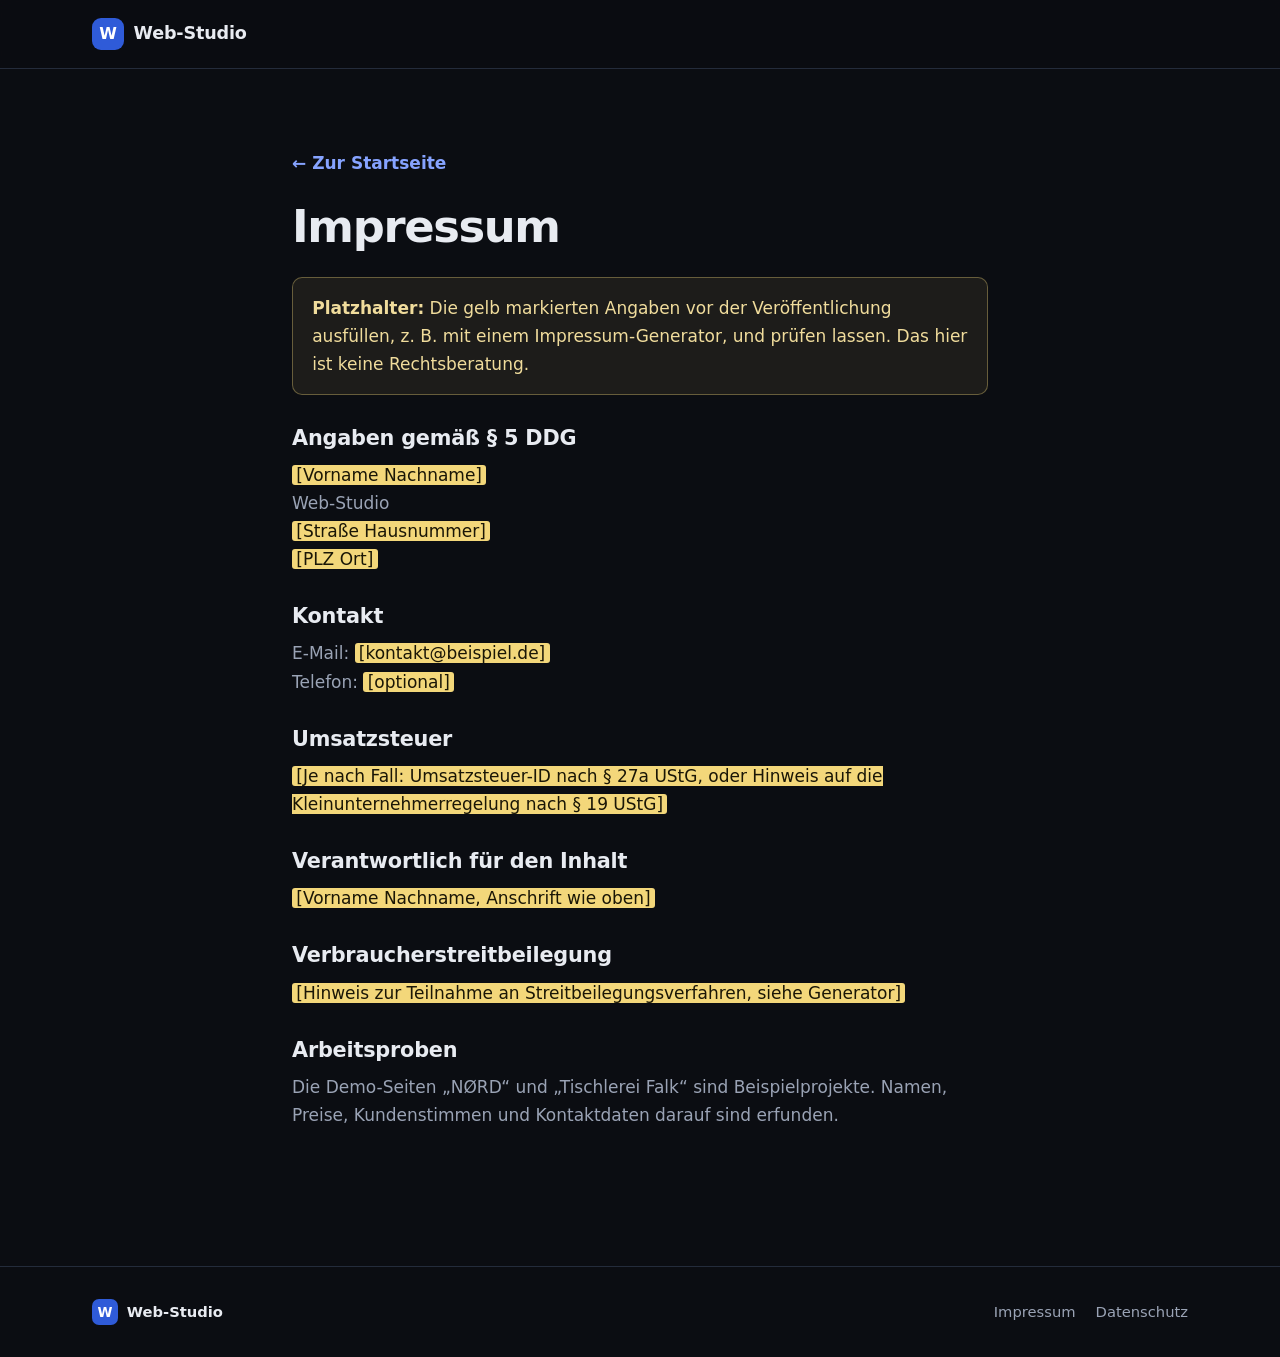
<file: impressum.html>
<!doctype html>
<html lang="de">
<head>
  <meta charset="utf-8">
  <meta name="viewport" content="width=device-width, initial-scale=1">
  <title>Impressum – Web-Studio</title>
  <meta name="description" content="Impressum von Web-Studio.">
  <meta name="robots" content="noindex">
  <meta name="theme-color" content="#0b0d12">
  <link rel="icon" href="data:image/svg+xml,%3Csvg xmlns='http://www.w3.org/2000/svg' viewBox='0 0 32 32'%3E%3Crect width='32' height='32' rx='8' fill='%232f5bd8'/%3E%3Ctext x='16' y='22.5' font-family='Segoe UI,Arial,sans-serif' font-size='17' font-weight='700' text-anchor='middle' fill='%23ffffff'%3EW%3C/text%3E%3C/svg%3E">
  <link rel="stylesheet" href="style.css">
</head>
<body>
  <header class="nav is-scrolled">
    <div class="wrap nav__inner">
      <a class="logo" href="./"><span class="logo__mark" aria-hidden="true">W</span><span>Web-Studio</span></a>
    </div>
  </header>

  <main class="legal">
    <div class="wrap">
      <a class="back" href="./">← Zur Startseite</a>
      <h1>Impressum</h1>

      <div class="notice">
        <p><strong>Platzhalter:</strong> Die gelb markierten Angaben vor der Veröffentlichung ausfüllen, z. B. mit einem Impressum-Generator, und prüfen lassen. Das hier ist keine Rechtsberatung.</p>
      </div>

      <h2>Angaben gemäß § 5 DDG</h2>
      <p>
        <span class="ph">[Vorname Nachname]</span><br>
        Web-Studio<br>
        <span class="ph">[Straße Hausnummer]</span><br>
        <span class="ph">[PLZ Ort]</span>
      </p>

      <h2>Kontakt</h2>
      <p>
        E-Mail: <span class="ph">[kontakt@beispiel.de]</span><br>
        Telefon: <span class="ph">[optional]</span>
      </p>

      <h2>Umsatzsteuer</h2>
      <p><span class="ph">[Je nach Fall: Umsatzsteuer-ID nach § 27a UStG, oder Hinweis auf die Kleinunternehmerregelung nach § 19 UStG]</span></p>

      <h2>Verantwortlich für den Inhalt</h2>
      <p><span class="ph">[Vorname Nachname, Anschrift wie oben]</span></p>

      <h2>Verbraucherstreitbeilegung</h2>
      <p><span class="ph">[Hinweis zur Teilnahme an Streitbeilegungsverfahren, siehe Generator]</span></p>

      <h2>Arbeitsproben</h2>
      <p>Die Demo-Seiten „NØRD“ und „Tischlerei Falk“ sind Beispielprojekte. Namen, Preise, Kundenstimmen und Kontaktdaten darauf sind erfunden.</p>
    </div>
  </main>

  <footer class="footer">
    <div class="wrap footer__inner">
      <p class="footer__brand"><span class="logo__mark" aria-hidden="true">W</span> Web-Studio</p>
      <nav class="footer__links" aria-label="Rechtliches">
        <a href="impressum.html" aria-current="page">Impressum</a>
        <a href="datenschutz.html">Datenschutz</a>
      </nav>
    </div>
  </footer>
</body>
</html>
</file>
<file: style.css>
/* ============================================================
   Web-Studio – Portfolio
   Farben, Schriften und Abstände zentral in :root.
   ============================================================ */

:root {
  color-scheme: dark;
  --bg: #0b0d12;              /* fast Schwarz */
  --bg-alt: #0f1420;          /* Nachtblau, für abwechselnde Abschnitte */
  --surface: #141a26;
  --surface-2: #1a2130;
  --line: #242c3b;
  --line-strong: #364055;
  --text: #e8ebf1;
  --muted: #9aa3b5;

  /* Akzent Blau. Variante Rot: --accent #b8323c, --accent-hover #a1262f, --accent-text #ef7f87,
     --accent-soft rgba(184, 50, 60, .16), --glow rgba(184, 50, 60, .12);
     dazu neutrale statt blaue Flächen: --bg-alt #121216, --surface #17171c, --line #26262e */
  --accent: #2f5bd8;          /* Flächen: Buttons, Rahmen */
  --accent-hover: #2449b8;
  --accent-text: #86a3ff;     /* Akzent als Schrift auf dunklem Grund */
  --accent-soft: rgba(47, 91, 216, .16);
  --accent-ink: #ffffff;
  --glow: rgba(47, 91, 216, .13);   /* Rot: rgba(184, 50, 60, .12) */

  --ok: #5fd39a;
  --error: #ff7a7a;

  --font: "Segoe UI", system-ui, -apple-system, Roboto, "Helvetica Neue", Arial, sans-serif;

  --radius: 16px;
  --radius-sm: 10px;
  --wrap: 1160px;
  --gutter: clamp(16px, 4vw, 32px);
  --section: clamp(72px, 10vw, 120px);
  --shadow: 0 1px 0 rgba(255, 255, 255, .03) inset, 0 24px 48px -24px rgba(0, 0, 0, .7);
}

*,
*::before,
*::after { box-sizing: border-box; }

html { scroll-behavior: smooth; scroll-padding-top: 80px; }

body {
  margin: 0;
  background: var(--bg);
  color: var(--text);
  font-family: var(--font);
  font-size: 1.0625rem;
  line-height: 1.65;
  -webkit-font-smoothing: antialiased;
  overflow-x: hidden;
}

a { color: inherit; }
h1, h2, h3 { line-height: 1.15; margin: 0 0 .5em; letter-spacing: -.02em; }
h2 { font-size: clamp(1.9rem, 4.4vw, 2.8rem); font-weight: 750; }
h3 { font-size: 1.2rem; font-weight: 700; letter-spacing: -.01em; }
p { margin: 0 0 1em; }

:focus-visible { outline: 3px solid var(--accent-text); outline-offset: 3px; border-radius: 6px; }

.wrap { width: 100%; max-width: var(--wrap); margin: 0 auto; padding: 0 var(--gutter); }

.skip {
  position: absolute; left: -9999px; top: 8px; z-index: 100;
  background: var(--accent); color: var(--accent-ink); padding: 8px 14px; border-radius: 8px;
}
.skip:focus { left: 8px; }

.eyebrow {
  font-size: .8rem; font-weight: 700; letter-spacing: .12em; text-transform: uppercase;
  color: var(--accent-text); margin-bottom: .75rem;
}

/* ---------- Buttons ---------- */
.btn {
  display: inline-flex; align-items: center; justify-content: center; gap: .5em;
  padding: .85em 1.4em; border-radius: 999px; border: 2px solid var(--accent);
  background: var(--accent); color: var(--accent-ink);
  font: inherit; font-weight: 650; font-size: 1rem; text-decoration: none; cursor: pointer;
  transition: background .2s, border-color .2s, color .2s, transform .2s;
}
.btn:hover { background: var(--accent-hover); border-color: var(--accent-hover); }
.btn:active { transform: translateY(1px); }
.btn--ghost { background: transparent; color: var(--text); border-color: var(--line); }
.btn--ghost:hover { background: var(--surface); border-color: var(--line-strong); color: var(--text); }
.btn--small { padding: .5em 1.1em; font-size: .95rem; }
.btn--block { width: 100%; }

.link-arrow { font-weight: 650; text-decoration: none; color: var(--accent-text); }
.link-arrow::after { content: " →"; transition: margin .2s; }
.link-arrow:hover::after { margin-left: .2em; }

.ticks { list-style: none; padding: 0; margin: 0 0 1.2rem; }
.ticks li { position: relative; padding-left: 1.6em; margin-bottom: .4em; }
.ticks li::before {
  content: ""; position: absolute; left: .1em; top: .5em; width: .75em; height: .4em;
  border-left: 2px solid var(--accent-text); border-bottom: 2px solid var(--accent-text); transform: rotate(-45deg);
}

/* ---------- Navigation ---------- */
.nav {
  position: sticky; top: 0; z-index: 50;
  background: rgba(11, 13, 18, .82);
  backdrop-filter: saturate(1.4) blur(10px); -webkit-backdrop-filter: saturate(1.4) blur(10px);
  border-bottom: 1px solid transparent; transition: border-color .2s;
}
.nav.is-scrolled { border-bottom-color: var(--line); }
.nav__inner { display: flex; align-items: center; justify-content: space-between; height: 68px; }

.logo { display: inline-flex; align-items: center; gap: .6rem; font-weight: 750; font-size: 1.1rem; text-decoration: none; letter-spacing: -.01em; }
.logo__mark {
  display: inline-grid; place-items: center; width: 32px; height: 32px; border-radius: 9px;
  background: var(--accent); color: var(--accent-ink); font-weight: 750; font-size: 1rem;
}

.nav__menu { display: flex; align-items: center; gap: 1.6rem; }
.nav__menu a:not(.btn) { text-decoration: none; font-weight: 550; color: var(--muted); transition: color .2s; }
.nav__menu a:not(.btn):hover { color: var(--text); }

.nav__toggle { display: none; }

@media (max-width: 880px) {
  .nav__toggle {
    display: grid; gap: 6px; place-content: center; width: 44px; height: 44px;
    background: none; border: 0; cursor: pointer; padding: 0;
  }
  .nav__toggle span { display: block; width: 22px; height: 2px; background: var(--text); transition: transform .25s; }
  .nav__toggle[aria-expanded="true"] span:first-child { transform: translateY(4px) rotate(45deg); }
  .nav__toggle[aria-expanded="true"] span:last-child { transform: translateY(-4px) rotate(-45deg); }

  .nav__menu {
    position: absolute; left: 0; right: 0; top: 68px;
    flex-direction: column; align-items: stretch; gap: 0;
    background: var(--bg); border-bottom: 1px solid var(--line);
    padding: .5rem var(--gutter) 1.25rem;
    display: none;
  }
  .nav__menu.is-open { display: flex; }
  .nav__menu a:not(.btn) { padding: .8rem 0; border-bottom: 1px solid var(--line); color: var(--text); }
  .nav__menu .btn { margin-top: 1rem; }
}

/* ---------- Hero ---------- */
.hero {
  padding: clamp(40px, 7vw, 88px) 0 var(--section);
  background: radial-gradient(900px 480px at 85% -10%, var(--glow), transparent 70%);
}
.hero__inner { display: grid; grid-template-columns: 1.05fr 1fr; gap: clamp(32px, 5vw, 72px); align-items: center; }
.hero__title { font-size: clamp(2.4rem, 6.2vw, 4.2rem); font-weight: 800; letter-spacing: -.035em; line-height: 1.04; }
.hero__title span { display: block; color: var(--accent-text); }
.hero__lead { font-size: clamp(1.05rem, 1.6vw, 1.2rem); color: var(--muted); max-width: 34rem; }
.hero__cta { display: flex; flex-wrap: wrap; gap: .75rem; margin: 1.75rem 0 2.25rem; }

.facts { list-style: none; padding: 0; margin: 0; display: flex; flex-wrap: wrap; gap: 1rem 2.25rem; }
.facts li { display: flex; flex-direction: column; }
.facts strong { font-size: 1.2rem; letter-spacing: -.01em; }
.facts span { font-size: .9rem; color: var(--muted); }

.hero__art { position: relative; }
.hero__art::before {
  content: ""; position: absolute; inset: 8% -6% -6% 10%; z-index: -1;
  background: radial-gradient(closest-side, var(--glow), transparent);
}
.hero__caption { margin: .9rem 0 0; font-size: .9rem; color: var(--muted); text-align: center; min-height: 1.5em; }

@media (max-width: 880px) {
  .hero__inner { grid-template-columns: 1fr; }
  .hero__art { max-width: 520px; width: 100%; justify-self: center; }
}

/* ---------- Sections ---------- */
.section { padding: var(--section) 0; }
.section--alt { background: var(--bg-alt); border-block: 1px solid var(--line); }
.section__head { max-width: 44rem; margin-bottom: clamp(32px, 5vw, 56px); }
.section__lead { color: var(--muted); font-size: 1.1rem; }

/* ---------- Arbeiten ---------- */
.work { display: grid; grid-template-columns: 1fr 1fr; gap: clamp(24px, 4vw, 48px); }
.work__item {
  background: var(--surface); border: 1px solid var(--line); border-radius: var(--radius);
  overflow: hidden; display: flex; flex-direction: column;
}
.work__shot { display: block; text-decoration: none; padding: clamp(20px, 4vw, 40px) clamp(20px, 4vw, 40px) 0; }
.work__shot--nord { background: linear-gradient(160deg, #1a1d26, #08090c); }
.work__shot--falk { background: linear-gradient(160deg, #2b241d, #15120e); }
.work__shot .mock { border-bottom-left-radius: 0; border-bottom-right-radius: 0; transition: transform .35s ease; }
.work__item:hover .mock { transform: translateY(-6px); }
.work__body { padding: clamp(20px, 3vw, 32px); }
.work__body h3 a { text-decoration: none; }
.work__body h3 a:hover { text-decoration: underline; text-underline-offset: 3px; }
.work__body > p:not(.tag) { color: var(--muted); }
.tag { font-size: .8rem; font-weight: 650; color: var(--muted); text-transform: uppercase; letter-spacing: .08em; margin-bottom: .4rem; }

@media (max-width: 820px) { .work { grid-template-columns: 1fr; } }

/* Browser-Mockups der Demos (reines CSS) */
.mock { border-radius: 12px; overflow: hidden; box-shadow: 0 24px 56px -22px rgba(0, 0, 0, .8), 0 0 0 1px rgba(255, 255, 255, .06); }
.mock__bar { display: flex; align-items: center; gap: 6px; padding: 9px 12px; background: #1d2331; }
.mock__bar i { width: 9px; height: 9px; border-radius: 50%; background: #3a4357; }
.mock__bar span { margin-left: 10px; flex: 1; max-width: 60%; font-size: .68rem; color: #8d97ab; background: #121722; border-radius: 6px; padding: 1px 10px; white-space: nowrap; overflow: hidden; }
.mock__body { padding: 16px 18px 24px; min-height: 210px; }

.mock--nord .mock__body { background: #0a0a0b; color: #f2f2f2; font-family: "Arial Black", Arial, sans-serif; }
.mn__nav { display: flex; align-items: center; gap: 10px; margin-bottom: 26px; }
.mn__nav b { color: #c8ff2e; font-size: .8rem; margin-right: auto; }
.mn__nav span { width: 28px; height: 4px; border-radius: 2px; background: #3a3a40; }
.mn__kicker { font-family: var(--font); font-size: .65rem; letter-spacing: .2em; text-transform: uppercase; color: #9a9aa3; margin: 0; }
.mn__title { font-size: clamp(2.6rem, 7vw, 3.6rem); line-height: 1; color: #c8ff2e; margin: 2px 0 12px; letter-spacing: -.02em; }
.mn__wave { display: flex; align-items: center; gap: 3px; height: 34px; margin-bottom: 16px; }
.mn__wave i { flex: 1; border-radius: 2px; background: #c8ff2e; opacity: .85; }
.mn__wave i:nth-child(n+16) { background: #3a3a40; }
.mn__row { display: flex; gap: 8px; }
.mn__btn { font-family: var(--font); font-weight: 700; font-size: .68rem; padding: 6px 12px; border-radius: 4px; background: #c8ff2e; color: #0a0a0b; }
.mn__btn--ghost { background: transparent; color: #f2f2f2; outline: 1px solid #3a3a40; }

.mock--falk .mock__body { background: #f6f1e8; color: #2b241d; }
.mf__nav { display: flex; align-items: center; gap: 10px; margin-bottom: 22px; }
.mf__nav b { font-family: "Palatino Linotype", Palatino, Georgia, serif; font-weight: 600; font-size: .85rem; margin-right: auto; }
.mf__nav em { color: #a24a24; }
.mf__nav span { width: 26px; height: 4px; border-radius: 2px; background: #e0d4c2; }
.mf__nav .mf__pill { width: 40px; height: 14px; border-radius: 7px; background: #a24a24; }
.mf__grid { display: grid; grid-template-columns: 1.1fr 1fr; gap: 14px; align-items: center; }
.mf__title { font-family: "Palatino Linotype", Palatino, Georgia, serif; font-size: clamp(1.25rem, 3vw, 1.6rem); line-height: 1.1; margin: 0 0 4px; }
.mf__sub { font-family: "Palatino Linotype", Palatino, Georgia, serif; font-style: italic; color: #a24a24; font-size: .8rem; margin: 0 0 12px; }
.mf__btn { display: inline-block; font-size: .65rem; font-weight: 700; padding: 6px 12px; border-radius: 999px; background: #a24a24; color: #fffaf2; }
.mf__art { width: 100%; border-radius: 6px; }

/* ---------- Pakete ---------- */
.plans { display: grid; grid-template-columns: repeat(3, 1fr); gap: clamp(16px, 2.5vw, 28px); align-items: stretch; }
.plan {
  position: relative; display: flex; flex-direction: column;
  background: var(--surface); border: 1px solid var(--line); border-radius: var(--radius);
  padding: clamp(24px, 3vw, 34px);
}
.plan--featured { border: 2px solid var(--accent); box-shadow: var(--shadow); }
.plan__badge {
  position: absolute; top: -13px; left: 24px; margin: 0;
  background: var(--accent); color: var(--accent-ink); font-size: .75rem; font-weight: 700;
  padding: 3px 12px; border-radius: 999px; letter-spacing: .04em;
}
.plan__price { font-size: 2.4rem; font-weight: 800; letter-spacing: -.03em; line-height: 1; margin: .2rem 0 .8rem; }
.plan__price small { font-size: 1rem; font-weight: 600; color: var(--muted); letter-spacing: 0; }
.plan__desc { color: var(--muted); }
.plan .ticks { flex: 1; font-size: .98rem; }
.plan__time { font-size: .9rem; font-weight: 600; color: var(--muted); }
.note { margin: 1.75rem 0 0; font-size: .92rem; color: var(--muted); max-width: 48rem; }

@media (max-width: 900px) { .plans { grid-template-columns: 1fr; max-width: 520px; } }

/* ---------- Preisrechner ---------- */
.calc { display: grid; grid-template-columns: 1.1fr 1fr; gap: clamp(24px, 4vw, 56px); align-items: start; }
.calc__group { border: 0; padding: 0; margin: 0 0 2rem; min-width: 0; }
.calc__group legend { display: flex; align-items: center; gap: .6rem; font-weight: 700; font-size: 1.1rem; margin-bottom: .9rem; padding: 0; }
.step {
  display: inline-grid; place-items: center; width: 26px; height: 26px; border-radius: 50%;
  background: var(--text); color: var(--bg); font-size: .8rem; font-weight: 700;
}

.choices { display: grid; gap: .6rem; }
.choices--3 { grid-template-columns: repeat(3, 1fr); }
.choices--2 { grid-template-columns: repeat(2, 1fr); }
.choice { position: relative; cursor: pointer; }
.choice input { position: absolute; opacity: 0; inset: 0; margin: 0; cursor: pointer; }
.choice > span {
  display: flex; flex-direction: column; height: 100%;
  padding: .85rem 1rem; border: 2px solid var(--line); border-radius: var(--radius-sm);
  background: var(--surface); transition: border-color .2s, background .2s;
}
.choice small { color: var(--muted); font-size: .85rem; line-height: 1.35; margin-top: .15rem; }
.choice:hover > span { border-color: var(--line-strong); }
.choice input:checked + span { border-color: var(--accent); background: var(--accent-soft); }
.choice input:focus-visible + span { outline: 3px solid var(--accent-text); outline-offset: 2px; }

@media (max-width: 560px) { .choices--3 { grid-template-columns: 1fr; } }

.range { margin-top: 1.1rem; padding: 1rem 1.1rem; background: var(--surface); border: 1px solid var(--line); border-radius: var(--radius-sm); }
.range[hidden] { display: none; }
.range label { font-weight: 600; display: block; margin-bottom: .4rem; }
.range output { color: var(--accent-text); font-weight: 750; }
.range input { width: 100%; accent-color: var(--accent); }
.range__scale { display: flex; justify-content: space-between; font-size: .8rem; color: var(--muted); }

.extras { display: grid; grid-template-columns: 1fr 1fr; gap: .6rem; }
.extra { position: relative; cursor: pointer; }
.extra input { position: absolute; top: 1rem; left: 1rem; width: 18px; height: 18px; margin: 0; accent-color: var(--accent); cursor: pointer; }
.extra > span {
  display: block; height: 100%; padding: .8rem 1rem .8rem 2.7rem;
  background: var(--surface); border: 2px solid var(--line); border-radius: var(--radius-sm);
  transition: border-color .2s, background .2s;
}
.extra:hover > span { border-color: var(--line-strong); }
.extra input:checked + span { border-color: var(--accent); background: var(--accent-soft); }
.extra b { display: block; font-size: .97rem; line-height: 1.3; }
.extra small { color: var(--muted); font-size: .85rem; }
.extra .fit {
  display: inline-block; margin-left: .35rem; font-size: .7rem; font-weight: 700; color: var(--accent-text);
  background: var(--accent-soft); padding: 0 .45rem; border-radius: 999px; vertical-align: 1px;
}
.extra .fit[hidden] { display: none; }
.extra input:checked + span .fit { background: var(--surface); }

@media (max-width: 560px) { .extras { grid-template-columns: 1fr; } }

.calc__result { position: sticky; top: 92px; }
.result {
  margin-top: 1rem; background: var(--surface); border: 1px solid var(--line);
  border-radius: var(--radius); padding: 1.4rem; box-shadow: var(--shadow);
}
.result__top { display: flex; justify-content: space-between; gap: 1rem; flex-wrap: wrap; margin-bottom: 1rem; }
.result__label { font-size: .8rem; font-weight: 650; text-transform: uppercase; letter-spacing: .08em; color: var(--muted); margin: 0; }
.result__price { font-size: 2.4rem; font-weight: 800; letter-spacing: -.03em; line-height: 1.1; margin: 0; }
.result__days { font-size: 1.25rem; font-weight: 700; line-height: 1.1; margin: .55rem 0 0; }
.result__list { list-style: none; margin: 0 0 1.2rem; padding: .9rem 0 0; border-top: 1px solid var(--line); font-size: .93rem; }
.result__list li { display: flex; justify-content: space-between; gap: 1rem; padding: .15rem 0; }
.result__list li span:last-child { font-variant-numeric: tabular-nums; color: var(--muted); white-space: nowrap; }
.result__hint { font-size: .85rem; color: var(--muted); margin: .7rem 0 0; text-align: center; }

@media (max-width: 960px) {
  .calc { grid-template-columns: 1fr; }
  .calc__result { position: static; }
}

/* ---------- Live-Vorschau (Hero + Rechner) ---------- */
.pv {
  --p-bg: #ffffff; --p-surface: #f1f3fa; --p-text: #17171c; --p-muted: #c5c9d6; --p-accent: #2f4fe0; --p-font: var(--font);
  border-radius: 12px; overflow: hidden; background: var(--p-bg); color: var(--p-text);
  box-shadow: 0 30px 70px -30px rgba(0, 0, 0, .85), 0 0 0 1px rgba(255, 255, 255, .07);
  transition: background .4s, color .4s;
}
.pv[data-theme="dark"] { --p-bg: #0d0d10; --p-surface: #1b1b21; --p-text: #f2f2f2; --p-muted: #3a3a42; --p-accent: #c8ff2e; --p-font: "Arial Black", Arial, sans-serif; }
.pv[data-theme="warm"] { --p-bg: #f6f1e8; --p-surface: #fffaf2; --p-text: #2b241d; --p-muted: #e0d4c2; --p-accent: #a24a24; --p-font: "Palatino Linotype", Palatino, Georgia, serif; }

.pv__bar { display: flex; align-items: center; gap: 6px; padding: 9px 12px; background: #1d2331; }
.pv__bar i { width: 9px; height: 9px; border-radius: 50%; background: #3a4357; }
.pv__url { margin-left: 10px; flex: 1; max-width: 60%; font-size: .68rem; color: #8d97ab; background: #121722; border-radius: 6px; padding: 1px 10px; white-space: nowrap; overflow: hidden; text-overflow: ellipsis; }

.pv__page { padding: 14px 16px 16px; display: grid; gap: 12px; }
.pv__nav { display: flex; align-items: center; gap: 10px; font-size: .68rem; min-width: 0; }
.pv__logo { font-family: var(--p-font); color: var(--p-accent); font-size: .8rem; white-space: nowrap; margin-right: auto; }
.pv__tabs { display: flex; gap: 8px; overflow: hidden; white-space: nowrap; }
.pv__tabs span { opacity: .65; }
.pv__tabs span.is-active { opacity: 1; font-weight: 700; border-bottom: 2px solid var(--p-accent); }
.pv__chip { font-size: .62rem; padding: 1px 7px; border-radius: 999px; background: var(--p-surface); white-space: nowrap; }
.pv__lang { font-size: .62rem; font-weight: 700; white-space: nowrap; }

.pv__hero { padding: 16px 0 6px; }
.pv__name { font-family: var(--p-font); font-size: clamp(1.4rem, 4vw, 1.9rem); line-height: 1.05; margin: 0 0 8px; letter-spacing: -.01em; }
.pv__line { display: block; height: 7px; border-radius: 4px; background: var(--p-muted); margin-bottom: 6px; }
.pv__btns { display: flex; gap: 6px; margin-top: 10px; }
.pv__btn { display: inline-block; width: 64px; height: 18px; border-radius: 999px; background: var(--p-accent); }
.pv__btn--ghost { background: transparent; box-shadow: inset 0 0 0 1.5px var(--p-muted); }

.pv__block { background: var(--p-surface); border-radius: 8px; padding: 10px; animation: pv-in .45s ease both; }
.pv__label { display: block; font-size: .6rem; font-weight: 700; text-transform: uppercase; letter-spacing: .1em; opacity: .6; margin-bottom: 6px; }

.pv__player { display: flex; align-items: center; gap: 8px; }
.pv__play { flex: none; width: 22px; height: 22px; border-radius: 50%; background: var(--p-accent); position: relative; }
.pv__play::after { content: ""; position: absolute; left: 8px; top: 6px; border: 5px solid transparent; border-left: 7px solid var(--p-bg); border-right: 0; }
.pv__wave { flex: 1; display: flex; align-items: center; gap: 2px; height: 22px; }
.pv__wave i { flex: 1; border-radius: 1px; background: var(--p-muted); }
.pv__wave i:nth-child(-n+10) { background: var(--p-accent); }
.pv__time { font-size: .6rem; opacity: .7; }

.pv__covers { display: grid; grid-template-columns: repeat(4, 1fr); gap: 6px; }
.pv__covers i { aspect-ratio: 1; border-radius: 4px; background: linear-gradient(135deg, var(--p-accent), var(--p-muted)); }
.pv__covers i:nth-child(2) { background: linear-gradient(200deg, var(--p-muted), var(--p-text)); }
.pv__covers i:nth-child(3) { background: linear-gradient(45deg, var(--p-text), var(--p-accent)); opacity: .8; }
.pv__covers i:nth-child(4) { background: var(--p-muted); }

.pv__gallery { display: grid; grid-template-columns: repeat(3, 1fr); gap: 5px; }
.pv__gallery i { height: 30px; border-radius: 4px; background: var(--p-muted); }
.pv__gallery i:nth-child(3n+2) { background: color-mix(in srgb, var(--p-accent) 45%, var(--p-muted)); }

.pv__calc { display: grid; grid-template-columns: 1fr auto; gap: 6px 12px; align-items: center; }
.pv__slider { height: 4px; border-radius: 2px; background: var(--p-muted); position: relative; }
.pv__slider::after { content: ""; position: absolute; top: -4px; width: 12px; height: 12px; border-radius: 50%; background: var(--p-accent); left: var(--x, 40%); }
.pv__price { grid-row: span 2; font-weight: 800; font-size: .85rem; color: var(--p-accent); }

.pv__form { display: grid; grid-template-columns: 1fr 1fr auto; gap: 6px; }
.pv__form i { height: 16px; border-radius: 4px; background: var(--p-bg); box-shadow: inset 0 0 0 1px var(--p-muted); }
.pv__form b { width: 46px; height: 16px; border-radius: 4px; background: var(--p-accent); }

.pv__cards { display: grid; grid-template-columns: repeat(3, 1fr); gap: 6px; }
.pv__cards > span { background: var(--p-surface); border-radius: 6px; padding: 8px 7px; }
.pv__cards .pv__line { height: 5px; margin-bottom: 4px; }
.pv__cards .pv__line:first-child { background: var(--p-accent); width: 50%; }

.pv__foot { display: flex; justify-content: space-between; font-size: .55rem; opacity: .55; padding-top: 4px; border-top: 1px solid var(--p-muted); }

.pv.is-swapping .pv__page { animation: pv-in .45s ease both; }
@keyframes pv-in { from { opacity: 0; transform: translateY(6px); } to { opacity: 1; transform: none; } }

/* ---------- Über mich ---------- */
.about { display: grid; grid-template-columns: 1fr 1fr; gap: clamp(32px, 5vw, 72px); align-items: start; }
.about__text p:not(.eyebrow) { color: var(--muted); font-size: 1.08rem; }
.values { list-style: none; padding: 0; margin: 0; display: grid; grid-template-columns: 1fr 1fr; gap: 1rem; }
.values li { background: var(--surface); border: 1px solid var(--line); border-radius: var(--radius); padding: 1.25rem; }
.values h3 { font-size: 1.05rem; margin-bottom: .35em; }
.values h3::before { content: ""; display: block; width: 26px; height: 4px; border-radius: 2px; background: var(--accent); margin-bottom: .8rem; }
.values p { margin: 0; color: var(--muted); font-size: .95rem; }

@media (max-width: 880px) { .about { grid-template-columns: 1fr; } }
@media (max-width: 480px) { .values { grid-template-columns: 1fr; } }

/* ---------- Ablauf ---------- */
.steps { list-style: none; padding: 0; margin: 0; display: grid; grid-template-columns: repeat(5, 1fr); gap: 1rem; counter-reset: step; }
.steps li { counter-increment: step; position: relative; padding-top: 3.4rem; }
.steps li::before {
  content: counter(step); position: absolute; top: 0; left: 0;
  display: grid; place-items: center; width: 42px; height: 42px; border-radius: 50%;
  background: var(--surface); border: 2px solid var(--accent); color: var(--accent-text); font-weight: 800;
}
.steps li::after { content: ""; position: absolute; top: 21px; left: 52px; right: 8px; height: 2px; background: var(--line); }
.steps li:last-child::after { display: none; }
.steps p { color: var(--muted); font-size: .97rem; }

@media (max-width: 900px) {
  .steps { grid-template-columns: 1fr; gap: 0; }
  .steps li { padding: 0 0 1.5rem 3.6rem; }
  .steps li::after { top: 46px; bottom: 4px; left: 20px; right: auto; width: 2px; height: auto; }
}

/* ---------- FAQ ---------- */
.faq { display: grid; grid-template-columns: 1fr 2fr; gap: clamp(24px, 5vw, 72px); align-items: start; }
.faq__list details { border-bottom: 1px solid var(--line); }
.faq__list details:first-child { border-top: 1px solid var(--line); }
.faq__list summary {
  cursor: pointer; list-style: none; padding: 1.1rem 2.5rem 1.1rem 0; position: relative;
  font-weight: 650; font-size: 1.05rem;
}
.faq__list summary::-webkit-details-marker { display: none; }
.faq__list summary::after {
  content: "+"; position: absolute; right: .25rem; top: 50%; transform: translateY(-50%);
  font-size: 1.5rem; font-weight: 400; color: var(--accent-text); transition: transform .2s;
}
.faq__list details[open] summary::after { transform: translateY(-50%) rotate(45deg); }
.faq__list details p { color: var(--muted); margin: 0 0 1.2rem; max-width: 44rem; }

@media (max-width: 820px) { .faq { grid-template-columns: 1fr; } }

/* ---------- Anfrage ---------- */
.contact { display: grid; grid-template-columns: 1fr 1.2fr; gap: clamp(32px, 5vw, 72px); align-items: start; }
.contact__text > p:not(.eyebrow) { color: var(--muted); font-size: 1.08rem; }
.platforms { margin-top: 2rem; display: flex; flex-wrap: wrap; align-items: center; gap: .5rem; }
.platforms__label { width: 100%; margin: 0 0 .2rem; font-size: .85rem; font-weight: 650; color: var(--muted); }
.platform { padding: .35rem .9rem; border-radius: 999px; border: 1px dashed var(--line-strong); font-weight: 600; font-size: .95rem; color: var(--muted); }

.form { background: var(--surface); border: 1px solid var(--line); border-radius: var(--radius); padding: clamp(20px, 3vw, 32px); box-shadow: var(--shadow); display: grid; gap: 1rem; }
.form__row { display: grid; grid-template-columns: 1fr 1fr; gap: 1rem; }
.field { display: grid; gap: .35rem; }
.field span { font-weight: 600; font-size: .95rem; }
.field input, .field select, .field textarea {
  width: 100%; font: inherit; font-size: 1rem; color: var(--text);
  padding: .75rem .9rem; border: 1.5px solid var(--line); border-radius: var(--radius-sm); background: var(--bg);
  transition: border-color .2s, background .2s;
}
.field input:focus, .field select:focus, .field textarea:focus { outline: none; border-color: var(--accent); background: var(--surface); }
.field textarea { resize: vertical; min-height: 120px; }
.field.is-invalid input, .field.is-invalid textarea { border-color: var(--error); }
.check { display: flex; gap: .7rem; align-items: flex-start; font-size: .9rem; color: var(--muted); }
.check input { margin-top: .3rem; width: 18px; height: 18px; flex: none; accent-color: var(--accent); }
.check.is-invalid { color: var(--error); }
.form__picked { display: flex; justify-content: space-between; gap: 1rem; align-items: flex-start; background: var(--accent-soft); border-radius: var(--radius-sm); padding: .8rem 1rem; font-size: .93rem; }
.form__picked[hidden] { display: none; }
.form__picked p { margin: 0; }
.form__picked a { color: var(--accent-text); font-weight: 650; white-space: nowrap; }
.form__status { margin: 0; font-size: .95rem; min-height: 1.5em; }
.form__status.is-ok { color: var(--ok); }
.form__status.is-error { color: var(--error); }

@media (max-width: 880px) { .contact { grid-template-columns: 1fr; } }
@media (max-width: 480px) { .form__row { grid-template-columns: 1fr; } }

/* ---------- Footer ---------- */
.footer { border-top: 1px solid var(--line); padding: 2rem 0; font-size: .92rem; color: var(--muted); }
.footer__inner { display: flex; flex-wrap: wrap; align-items: center; justify-content: space-between; gap: .75rem 2rem; }
.footer__inner p { margin: 0; }
.footer__brand { display: inline-flex; align-items: center; gap: .55rem; font-weight: 750; color: var(--text); }
.footer__brand .logo__mark { width: 26px; height: 26px; font-size: .85rem; border-radius: 7px; }
.footer__links { display: flex; gap: 1.25rem; }
.footer__links a { text-decoration: none; }
.footer__links a:hover { color: var(--text); text-decoration: underline; }

/* ---------- Rechtliche Seiten ---------- */
.legal { padding: clamp(40px, 7vw, 80px) 0 var(--section); }
.legal .wrap { max-width: 760px; }
.legal h1 { font-size: clamp(2rem, 5vw, 2.8rem); letter-spacing: -.03em; }
.legal h2 { font-size: 1.3rem; margin-top: 2rem; letter-spacing: -.01em; }
.legal p, .legal li { color: var(--muted); }
.legal .ph { background: #f3d77a; color: #1a1606; padding: 0 .25em; border-radius: 3px; }
.notice { background: rgba(243, 215, 122, .08); border: 1px solid rgba(243, 215, 122, .35); border-radius: var(--radius-sm); padding: 1rem 1.2rem; margin: 1.5rem 0 2rem; color: #f0dc9c; }
.notice p { color: inherit; margin: 0; }
.back { display: inline-block; margin-bottom: 1.5rem; text-decoration: none; color: var(--accent-text); font-weight: 650; }

/* ---------- Bewegung reduzieren ---------- */
@media (prefers-reduced-motion: reduce) {
  html { scroll-behavior: auto; }
  *, *::before, *::after { animation: none !important; transition: none !important; }
}
</file>
<file: demos/handwerk-tischlerei/style.css>
/* ============================================================
   Tischlerei Falk – Demo-Website (Web-Studio)
   Zum Anpassen für Kunden: zuerst die Variablen in :root ändern.
   ============================================================ */

:root {
  --bg: #f6f1e8;              /* Creme */
  --bg-alt: #efe6d8;          /* Sand */
  --surface: #fffaf2;
  --line: #e0d4c2;
  --text: #2b241d;
  --muted: #6b5f52;
  --accent: #a24a24;          /* Terrakotta */
  --accent-hover: #86391a;
  --accent-ink: #fffaf2;      /* Text auf Akzentfarbe */
  --accent-2: #5d6b4f;        /* Salbei */

  --dark: #2a221b;            /* dunkler Abschnitt (Preisrechner) */
  --dark-surface: #362c23;
  --dark-line: #4a3d31;
  --dark-text: #f3ebe0;
  --dark-muted: #c2b4a3;
  --dark-accent: #e39a6b;

  --map-land: #ebe1d0;
  --map-water: #b9cdd6;
  --map-road: #fffaf2;

  --font: "Segoe UI", system-ui, -apple-system, Roboto, "Helvetica Neue", Arial, sans-serif;
  --font-display: "Iowan Old Style", "Palatino Linotype", Palatino, "Book Antiqua", Georgia, serif;

  --radius: 16px;
  --wrap: 1160px;
  --gutter: clamp(16px, 4vw, 32px);
  --section: clamp(72px, 10vw, 120px);
  --shadow: 0 1px 2px rgba(43, 36, 29, .06), 0 12px 32px -12px rgba(43, 36, 29, .18);
}

*,
*::before,
*::after { box-sizing: border-box; }

html { scroll-behavior: smooth; scroll-padding-top: 84px; }

body {
  margin: 0;
  background: var(--bg);
  color: var(--text);
  font-family: var(--font);
  font-size: 1.0625rem;
  line-height: 1.65;
  -webkit-font-smoothing: antialiased;
  overflow-x: hidden;
}

img { max-width: 100%; display: block; }
a { color: inherit; }
h1, h2, h3, h4 { line-height: 1.15; margin: 0 0 .5em; font-weight: 600; }
h2 {
  font-family: var(--font-display);
  font-size: clamp(2rem, 4.6vw, 3rem);
  letter-spacing: -.01em;
}
h3 { font-size: 1.2rem; }
p { margin: 0 0 1em; }
em { font-style: italic; }

:focus-visible { outline: 2px solid var(--accent); outline-offset: 3px; border-radius: 4px; }

.wrap { width: 100%; max-width: var(--wrap); margin: 0 auto; padding: 0 var(--gutter); }

.skip {
  position: absolute; left: -9999px; top: 8px;
  background: var(--accent); color: var(--accent-ink); padding: 8px 14px; z-index: 100;
}
.skip:focus { left: 8px; }

/* ---------- Buttons ---------- */
.btn {
  display: inline-flex; align-items: center; justify-content: center;
  gap: .5em;
  padding: .9em 1.5em;
  border: 2px solid var(--accent);
  border-radius: 10px;
  background: var(--accent);
  color: var(--accent-ink);
  font: 600 1rem/1.1 var(--font);
  text-decoration: none;
  cursor: pointer;
  transition: transform .15s ease, background .2s, border-color .2s, color .2s;
}
.btn:hover { background: var(--accent-hover); border-color: var(--accent-hover); transform: translateY(-1px); }
.btn--ghost { background: transparent; color: var(--accent); }
.btn--ghost:hover { background: var(--accent); color: var(--accent-ink); }
.btn--small { padding: .6em 1.1em; font-size: .92rem; }
.btn--block { width: 100%; }

.link { color: var(--accent); font-weight: 600; text-decoration-thickness: 1px; text-underline-offset: 3px; }

/* ---------- Navigation ---------- */
.nav {
  position: sticky; top: 0; z-index: 50;
  background: rgba(246, 241, 232, .86);
  backdrop-filter: blur(12px);
  -webkit-backdrop-filter: blur(12px);
  border-bottom: 1px solid var(--line);
}
.nav__inner { display: flex; align-items: center; justify-content: space-between; height: 72px; }
.logo {
  display: inline-flex; align-items: center; gap: 10px;
  font-family: var(--font-display);
  font-size: 1.3rem;
  text-decoration: none;
  margin: 0;
}
.logo em { color: var(--accent); }
.logo__mark {
  width: 36px; height: 36px; border-radius: 9px;
  display: grid; place-items: center;
  background: var(--accent); color: var(--accent-ink);
  font-style: italic; font-size: 1.35rem; line-height: 1;
}
.nav__menu { display: flex; align-items: center; gap: 26px; }
.nav__menu a:not(.btn) {
  text-decoration: none; color: var(--muted);
  font-weight: 600; font-size: .95rem;
  transition: color .2s;
}
.nav__menu a:not(.btn):hover { color: var(--text); }

.nav__toggle {
  display: none;
  width: 44px; height: 44px;
  background: none; border: 0; cursor: pointer;
  flex-direction: column; justify-content: center; gap: 7px; padding: 10px;
}
.nav__toggle span { display: block; height: 2px; background: var(--text); transition: transform .25s; }
.nav__toggle[aria-expanded="true"] span:first-child { transform: translateY(4.5px) rotate(45deg); }
.nav__toggle[aria-expanded="true"] span:last-child { transform: translateY(-4.5px) rotate(-45deg); }

@media (max-width: 860px) {
  .nav__toggle { display: flex; }
  .nav__menu {
    position: absolute; top: 72px; left: 0; right: 0;
    flex-direction: column; align-items: stretch; gap: 0;
    background: var(--bg);
    border-bottom: 1px solid var(--line);
    padding: 8px var(--gutter) 20px;
    display: none;
  }
  .nav__menu.is-open { display: flex; }
  .nav__menu a:not(.btn) { padding: 14px 0; border-bottom: 1px solid var(--line); font-size: 1.05rem; }
  .nav__menu .btn { margin-top: 16px; }
}

/* ---------- Hero ---------- */
.hero {
  position: relative;
  padding: clamp(40px, 7vw, 88px) 0 0;
  background:
    radial-gradient(55% 60% at 85% 30%, rgba(201, 154, 98, .22), transparent 70%),
    radial-gradient(40% 50% at 0% 100%, rgba(93, 107, 79, .12), transparent 70%),
    var(--bg);
  overflow: hidden;
}
.hero__inner {
  display: grid; grid-template-columns: 1.05fr 1fr; align-items: center;
  gap: clamp(32px, 5vw, 64px);
}
.eyebrow {
  display: inline-block;
  color: var(--accent-2);
  font-weight: 700; font-size: .82rem;
  text-transform: uppercase; letter-spacing: .16em;
  margin-bottom: 18px;
}
.hero__title {
  font-family: var(--font-display);
  font-size: clamp(2.5rem, 6.2vw, 4.4rem);
  line-height: 1.04;
  letter-spacing: -.02em;
  font-weight: 600;
  margin: 0 0 .4em;
}
.hero__title em { color: var(--accent); font-weight: 500; }
.hero__lead { max-width: 40ch; font-size: clamp(1.08rem, 1.8vw, 1.22rem); color: var(--muted); }
.hero__cta { display: flex; flex-wrap: wrap; gap: 12px; margin: 30px 0 40px; }

.trust { list-style: none; margin: 0; padding: 0; display: flex; flex-wrap: wrap; gap: 14px 40px; }
.trust strong { display: block; font-family: var(--font-display); font-size: clamp(1.5rem, 3vw, 1.9rem); line-height: 1.2; }
.trust > li > span { color: var(--muted); font-size: .88rem; }
.star { color: #c98a1b; font-size: .8em; vertical-align: .08em; }
@media (max-width: 480px) {
  .trust { display: grid; grid-template-columns: repeat(3, auto); justify-content: start; gap: 12px 20px; }
  .trust > li > span { display: block; line-height: 1.35; }
  .trust strong { font-size: 1.35rem; }
  .trust > li > span { font-size: .8rem; }
}

.hero__art { position: relative; margin: 0; }
.hero__art .drawing {
  border-radius: 24px;
  box-shadow: var(--shadow);
  aspect-ratio: 400 / 290;
}
.hero__badge {
  position: absolute; left: -12px; bottom: -18px;
  display: flex; align-items: center; gap: 10px;
  background: var(--surface); border: 1px solid var(--line); border-radius: 12px;
  padding: 12px 16px; font-size: .9rem; color: var(--muted);
  box-shadow: var(--shadow);
}
.hero__badge strong { color: var(--text); }
.dot { width: 10px; height: 10px; border-radius: 50%; background: #3f8f4f; box-shadow: 0 0 0 4px rgba(63, 143, 79, .18); flex: none; }

.usp {
  list-style: none; margin: clamp(56px, 8vw, 88px) auto 0;
  display: flex; flex-wrap: wrap; justify-content: space-between; gap: 12px 24px;
  padding-top: 22px; padding-bottom: 22px;
  border-top: 1px solid var(--line);
}
.usp li { font-weight: 600; font-size: .95rem; display: flex; align-items: center; gap: 10px; }
.usp li::before {
  content: ""; width: 18px; height: 18px; flex: none;
  border-radius: 50%; background: var(--accent-2);
  -webkit-mask: url("data:image/svg+xml,%3Csvg xmlns='http://www.w3.org/2000/svg' viewBox='0 0 18 18'%3E%3Ccircle cx='9' cy='9' r='9'/%3E%3C/svg%3E");
  background-image: url("data:image/svg+xml,%3Csvg xmlns='http://www.w3.org/2000/svg' viewBox='0 0 18 18'%3E%3Cpath d='M5 9.5l2.6 2.5L13 6.5' fill='none' stroke='%23fffaf2' stroke-width='2' stroke-linecap='round' stroke-linejoin='round'/%3E%3C/svg%3E");
}

@media (max-width: 860px) {
  .hero__inner { grid-template-columns: 1fr; }
  .hero__badge { left: 12px; }
}

/* ---------- Sections ---------- */
.section { padding: var(--section) 0; }
.section--alt { background: var(--bg-alt); }
.section__head { display: flex; flex-wrap: wrap; align-items: baseline; justify-content: space-between; gap: 12px 24px; margin-bottom: 40px; }
.section__head h2 { margin: 0; }
.section__head > p { color: var(--muted); margin: 0; }
.hint { color: var(--muted); font-size: .88rem; margin: 18px 0 0; }
.sub { font-family: var(--font-display); font-size: clamp(1.5rem, 3vw, 1.9rem); margin: clamp(56px, 8vw, 88px) 0 28px; }

/* ---------- Leistungen ---------- */
.services { display: grid; grid-template-columns: repeat(auto-fit, minmax(240px, 1fr)); gap: 20px; }
.service {
  display: flex; flex-direction: column;
  padding: 30px 26px; background: var(--surface);
  border: 1px solid var(--line); border-radius: var(--radius);
  transition: transform .25s, box-shadow .25s, border-color .25s;
}
.service:hover { transform: translateY(-4px); box-shadow: var(--shadow); border-color: #d3c3ab; }
.service__icon { width: 44px; height: 44px; fill: none; stroke: var(--accent); stroke-width: 2; stroke-linecap: round; stroke-linejoin: round; margin-bottom: 18px; }
.service h3 { font-family: var(--font-display); font-size: 1.35rem; }
.service p { color: var(--muted); font-size: .98rem; }
.service__price {
  margin: auto 0 0 !important; padding-top: 16px; border-top: 1px dashed var(--line);
  color: var(--text) !important; font-weight: 700; font-size: 1.05rem !important;
}

/* ---------- Preisrechner ---------- */
.section--dark { background: var(--dark); color: var(--dark-text); }
.section--dark .section__head > p { color: var(--dark-muted); }
.section--dark :focus-visible { outline-color: var(--dark-accent); }

.calc { display: grid; grid-template-columns: 1.1fr 1fr; gap: clamp(24px, 4vw, 48px); align-items: start; }
@media (max-width: 900px) { .calc { grid-template-columns: 1fr; } }

.calc__form { display: grid; gap: 28px; }
.calc__group { border: 0; padding: 0; margin: 0; min-width: 0; }
.calc__group legend {
  padding: 0; margin-bottom: 14px;
  font-size: .82rem; font-weight: 700; text-transform: uppercase; letter-spacing: .12em;
  color: var(--dark-muted);
}

.chips { display: flex; flex-wrap: wrap; gap: 10px; }
.chip { position: relative; cursor: pointer; }
.chip input { position: absolute; opacity: 0; inset: 0; margin: 0; cursor: pointer; }
.chip span {
  display: inline-flex; align-items: center; gap: 8px;
  padding: 10px 16px; border-radius: 999px;
  border: 1px solid var(--dark-line); background: var(--dark-surface);
  font-weight: 600; font-size: .95rem;
  transition: background .2s, border-color .2s, color .2s;
}
.chip:hover span { border-color: var(--dark-muted); }
.chip input:checked + span { background: var(--dark-text); color: var(--dark); border-color: var(--dark-text); }
.chip input:focus-visible + span { outline: 2px solid var(--dark-accent); outline-offset: 3px; }

.swatch { width: 16px; height: 16px; border-radius: 50%; border: 1px solid rgba(0, 0, 0, .25); flex: none; }
.swatch--mdf { background: #ece6da; }
.swatch--eiche { background: linear-gradient(135deg, #d6a96f, #a87a45); }
.swatch--nuss { background: linear-gradient(135deg, #8a5c40, #4f3121); }

.range { display: grid; grid-template-columns: 1fr auto; align-items: baseline; gap: 4px 12px; margin-bottom: 18px; }
.range label { font-weight: 600; }
.range output { font-family: var(--font-display); font-size: 1.25rem; color: var(--dark-accent); }
.range input { grid-column: 1 / -1; width: 100%; accent-color: var(--dark-accent); height: 28px; cursor: pointer; }

.extras { display: grid; grid-template-columns: repeat(auto-fit, minmax(220px, 1fr)); gap: 10px; }
.extras .check {
  margin: 0; padding: 12px 14px;
  border: 1px solid var(--dark-line); border-radius: 12px; background: var(--dark-surface);
  color: var(--dark-text); cursor: pointer; align-items: center;
}
.extras .check input { margin: 0; accent-color: var(--dark-accent); width: 18px; height: 18px; flex: none; }
.extras .check:has(input:checked) { border-color: var(--dark-accent); }
.extras .check[hidden] { display: none; }

.calc__result {
  position: sticky; top: 96px;
  background: var(--surface); color: var(--text);
  border-radius: 20px; padding: 18px 18px 24px;
  box-shadow: 0 30px 60px -30px rgba(0, 0, 0, .6);
}
@media (max-width: 900px) { .calc__result { position: static; } }
.drawing--calc { border-radius: 12px; aspect-ratio: 400 / 290; margin-bottom: 18px; }
.calc__result > :not(.drawing) { margin-inline: 8px; }
.result__title { font-size: .82rem; text-transform: uppercase; letter-spacing: .12em; color: var(--muted); margin-bottom: 4px; }
.result__price { font-family: var(--font-display); font-size: clamp(1.8rem, 4vw, 2.4rem); line-height: 1.15; margin-bottom: 14px; font-variant-numeric: tabular-nums; }
.result__list { list-style: none; padding: 0; margin: 0 8px 14px; font-size: .95rem; }
.result__list li { display: flex; justify-content: space-between; gap: 12px; padding: 7px 0; border-bottom: 1px dashed var(--line); }
.result__list li span:last-child { font-variant-numeric: tabular-nums; color: var(--muted); white-space: nowrap; }
.result__time { font-weight: 600; color: var(--accent-2); margin-bottom: 18px; }
.result__note { color: var(--muted); font-size: .85rem; margin: 14px 8px 0; }

/* ---------- Zeichnungen (werden per JS erzeugt) ---------- */
.drawing {
  position: relative; overflow: hidden;
  /* Fallback ohne JavaScript: Holzton */
  background: linear-gradient(160deg, #e4d8c4, #cdb898);
}
.drawing svg { display: block; width: 100%; height: 100%; }

/* ---------- Referenzen ---------- */
.filter { display: flex; flex-wrap: wrap; gap: 8px; }
.filter__btn {
  font: 600 .9rem var(--font); color: var(--muted);
  background: transparent; border: 1px solid var(--line); border-radius: 999px;
  padding: 8px 16px; cursor: pointer; transition: background .2s, color .2s, border-color .2s;
}
.filter__btn:hover { border-color: var(--muted); color: var(--text); }
.filter__btn[aria-pressed="true"] { background: var(--text); color: var(--bg); border-color: var(--text); }

.refs { display: grid; grid-template-columns: repeat(auto-fill, minmax(300px, 1fr)); gap: 24px; }
@media (max-width: 400px) { .refs { grid-template-columns: 1fr; } }
.ref {
  background: var(--surface); border: 1px solid var(--line); border-radius: var(--radius);
  overflow: hidden; transition: transform .25s, box-shadow .25s;
}
.ref:hover { transform: translateY(-4px); box-shadow: var(--shadow); }
.ref .drawing { aspect-ratio: 400 / 290; }
.ref__meta { padding: 18px 20px 22px; }
.ref__meta h3 { font-family: var(--font-display); font-size: 1.25rem; margin-bottom: .2em; }
.ref__meta p { color: var(--muted); font-size: .9rem; margin: 0; }
.ref[hidden] { display: none; }

/* ---------- Über uns ---------- */
.about { display: grid; grid-template-columns: 1fr 1.2fr; gap: clamp(32px, 6vw, 80px); align-items: center; }
.about__img {
  position: relative;
  aspect-ratio: 4 / 5; border-radius: var(--radius);
  /* Eichen-Maserung als SVG-Rauschen, ersetzt später ein Foto */
  background:
    linear-gradient(180deg, rgba(255, 250, 242, .0) 55%, rgba(43, 36, 29, .35)),
    url("data:image/svg+xml,%3Csvg xmlns='http://www.w3.org/2000/svg' width='480' height='600'%3E%3Cfilter id='w'%3E%3CfeTurbulence type='fractalNoise' baseFrequency='0.11 0.006' numOctaves='3' seed='8'/%3E%3CfeColorMatrix values='0 0 0 0 .42 0 0 0 0 .27 0 0 0 0 .13 -2.2 0 0 0 1.25'/%3E%3C/filter%3E%3Crect width='100%25' height='100%25' fill='%23cfa06a'/%3E%3Crect width='100%25' height='100%25' filter='url(%23w)'/%3E%3C/svg%3E") center / cover,
    #cfa06a;
  box-shadow: var(--shadow);
  overflow: hidden;
}
.about__stamp {
  position: absolute; right: 20px; bottom: 20px;
  width: 128px; height: 128px; border-radius: 50%;
  display: grid; place-content: center; text-align: center;
  background: var(--surface); color: var(--muted);
  font-size: .8rem; line-height: 1.3; text-transform: uppercase; letter-spacing: .1em;
  border: 2px dashed var(--accent);
  transform: rotate(-8deg);
}
.about__stamp strong { display: block; color: var(--accent); font-family: var(--font-display); font-size: 1.15rem; text-transform: none; letter-spacing: 0; margin-top: 4px; }
.about__text p { color: var(--muted); }
.tags { list-style: none; padding: 0; margin: 24px 0 0; display: flex; flex-wrap: wrap; gap: 8px; }
.tags li { border: 1px solid #cdbfa9; border-radius: 999px; padding: 6px 14px; font-size: .88rem; color: var(--text); background: var(--surface); }
@media (max-width: 760px) {
  .about { grid-template-columns: 1fr; }
  .about__img { aspect-ratio: 16 / 11; }
}

/* ---------- Ablauf ---------- */
.steps {
  list-style: none; margin: 0; padding: 0; counter-reset: step;
  display: grid; grid-template-columns: repeat(5, 1fr); gap: 20px;
  position: relative;
}
.step { counter-increment: step; position: relative; }
.step::before {
  content: counter(step);
  display: grid; place-items: center;
  width: 48px; height: 48px; border-radius: 50%;
  background: var(--surface); border: 2px solid var(--accent); color: var(--accent);
  font-family: var(--font-display); font-size: 1.3rem; font-weight: 600;
  margin-bottom: 16px; position: relative; z-index: 1;
}
.step:not(:last-child)::after {
  content: ""; position: absolute; top: 24px; left: 56px; right: -12px;
  border-top: 2px dotted #cdbfa9;
}
.step h4 { font-size: 1.08rem; margin-bottom: .35em; }
.step p { color: var(--muted); font-size: .95rem; margin: 0; }
@media (max-width: 900px) {
  .steps { grid-template-columns: 1fr; gap: 0; }
  .step { display: grid; grid-template-columns: 48px 1fr; column-gap: 18px; padding-bottom: 26px; }
  .step::before { grid-row: span 2; margin: 0; }
  .step:not(:last-child)::after { top: 52px; bottom: 0; left: 23px; right: auto; border-top: 0; border-left: 2px dotted #cdbfa9; }
}

/* ---------- Kundenstimmen ---------- */
.rating { display: flex; flex-wrap: wrap; align-items: center; gap: 4px 10px; }
.stars { color: #c98a1b; letter-spacing: .1em; }
.fictional { font-size: .85rem; }
.quotes { display: grid; grid-template-columns: repeat(auto-fit, minmax(260px, 1fr)); gap: 20px; }
.quote {
  margin: 0; padding: 28px 26px;
  background: var(--surface); border: 1px solid var(--line); border-radius: var(--radius);
  display: flex; flex-direction: column;
}
.quote blockquote { margin: 14px 0 20px; flex: 1; }
.quote blockquote p { font-family: var(--font-display); font-size: 1.18rem; line-height: 1.5; margin: 0; }
.quote figcaption { color: var(--muted); font-size: .9rem; padding-top: 16px; border-top: 1px solid var(--line); }
.quote figcaption strong { color: var(--text); }

/* ---------- FAQ ---------- */
.faq { display: grid; grid-template-columns: 1fr 1.6fr; gap: clamp(28px, 6vw, 80px); align-items: start; }
.faq__head p { color: var(--muted); }
@media (max-width: 860px) { .faq { grid-template-columns: 1fr; } }
.faq__list details { border-bottom: 1px solid #d6c8b3; }
.faq__list details:first-child { border-top: 1px solid #d6c8b3; }
.faq__list summary {
  list-style: none; cursor: pointer;
  display: flex; justify-content: space-between; align-items: center; gap: 16px;
  padding: 20px 0; font-weight: 600; font-size: 1.05rem;
}
.faq__list summary::-webkit-details-marker { display: none; }
.faq__list summary::after {
  content: ""; width: 12px; height: 12px; flex: none; margin-right: 6px;
  border-right: 2px solid var(--accent); border-bottom: 2px solid var(--accent);
  transform: rotate(45deg) translateY(-4px); transition: transform .25s;
}
.faq__list details[open] summary::after { transform: rotate(-135deg) translateY(-2px); }
.faq__list summary:hover { color: var(--accent); }
.faq__list details p { color: var(--muted); margin: -4px 0 20px; max-width: 60ch; }

/* ---------- Anfrage ---------- */
.booking { display: grid; grid-template-columns: 1fr 1.2fr; gap: clamp(32px, 6vw, 80px); align-items: start; }
.booking__intro > p { color: var(--muted); }
@media (max-width: 900px) { .booking { grid-template-columns: 1fr; } }

.contact { margin: 28px 0; display: grid; gap: 12px; }
.contact div { display: grid; grid-template-columns: 96px 1fr; gap: 12px; }
.contact dt { color: var(--muted); font-size: .9rem; padding-top: 2px; }
.contact dd { margin: 0; font-weight: 600; overflow-wrap: anywhere; }
.contact a { color: var(--accent); text-decoration: none; }
.contact a:hover { text-decoration: underline; }

.hours { padding: 18px 20px; border: 1px solid var(--line); border-radius: 12px; background: var(--surface); margin-bottom: 20px; }
.hours__head { display: flex; flex-wrap: wrap; align-items: center; justify-content: space-between; gap: 8px; font-weight: 700; margin-bottom: 8px; }
.hours table { width: 100%; border-collapse: collapse; font-size: .95rem; }
.hours th { text-align: left; font-weight: 600; padding: 4px 0; }
.hours td { text-align: right; color: var(--muted); padding: 4px 0; }
.open-badge { font-size: .8rem; font-weight: 700; padding: 3px 10px; border-radius: 999px; background: #e3eedf; color: #2f6b3b; }
.open-badge.is-closed { background: #f3e1d6; color: var(--accent-hover); }

.map { position: relative; border-radius: 12px; overflow: hidden; border: 1px solid var(--line); }
.map svg { display: block; width: 100%; height: auto; }
.map__pin {
  position: absolute; left: 58%; top: 43%;
  width: 22px; height: 22px; border-radius: 50% 50% 50% 0;
  background: var(--accent); transform: translate(-50%, -100%) rotate(-45deg);
  box-shadow: 0 4px 10px rgba(0, 0, 0, .2);
}
.map__pin::after { content: ""; position: absolute; inset: 7px; border-radius: 50%; background: var(--surface); }
.map__btn { position: absolute; left: 12px; bottom: 12px; }
.note {
  margin: 0; padding: 14px 18px;
  background: var(--surface); border-top: 1px dashed var(--accent);
  color: var(--muted); font-size: .9rem;
}

.form { background: var(--surface); border: 1px solid var(--line); border-radius: var(--radius); padding: clamp(20px, 4vw, 36px); box-shadow: var(--shadow); }
.field-row { display: grid; grid-template-columns: 1fr 1fr; gap: 0 16px; }
@media (max-width: 520px) { .field-row { grid-template-columns: 1fr; } }
.field { margin-bottom: 18px; }
.field label { display: block; font-size: .9rem; font-weight: 600; margin-bottom: 6px; }
.opt { color: var(--muted); font-weight: 400; }
.field input, .field select, .field textarea {
  width: 100%;
  background: var(--bg); color: var(--text);
  border: 1px solid #d6c8b3; border-radius: 10px;
  padding: 12px 14px; font: inherit;
  transition: border-color .2s, box-shadow .2s;
}
.field input:focus, .field select:focus, .field textarea:focus {
  outline: none; border-color: var(--accent); box-shadow: 0 0 0 3px rgba(162, 74, 36, .15);
}
.field .is-invalid { border-color: #b3261e; }
.check { display: flex; gap: 10px; align-items: flex-start; font-size: .92rem; color: var(--muted); margin-bottom: 22px; }
.check input { margin-top: 4px; accent-color: var(--accent); }
.check a { color: var(--accent); }
.check.is-invalid { color: #b3261e; }
.form__status { margin: 16px 0 0; font-size: .95rem; min-height: 1.5em; }
.form__status.is-ok { color: #2f6b3b; }
.form__status.is-error { color: #b3261e; }

/* ---------- Footer ---------- */
.footer { border-top: 1px solid var(--line); padding: 40px 0; background: var(--bg-alt); }
.footer__inner { display: flex; flex-wrap: wrap; align-items: center; justify-content: space-between; gap: 16px 32px; }
.footer nav { display: flex; gap: 24px; }
.footer nav a { color: var(--muted); text-decoration: none; font-size: .92rem; }
.footer nav a:hover { color: var(--text); }
.footer__demo { width: 100%; margin: 0; color: var(--muted); font-size: .82rem; }

/* ---------- Mobile Schnellleiste ---------- */
.quickbar { display: none; }
@media (max-width: 760px) {
  body { padding-bottom: 76px; }
  .quickbar {
    position: fixed; left: 0; right: 0; bottom: 0; z-index: 40;
    display: grid; grid-template-columns: 1fr 1fr; gap: 10px;
    padding: 10px var(--gutter) calc(10px + env(safe-area-inset-bottom));
    background: rgba(246, 241, 232, .94);
    backdrop-filter: blur(10px); -webkit-backdrop-filter: blur(10px);
    border-top: 1px solid var(--line);
  }
}

/* ---------- Scroll-Einblendung ---------- */
.reveal { opacity: 0; transform: translateY(20px); transition: opacity .7s ease, transform .7s ease; }
.reveal.is-visible { opacity: 1; transform: none; }

@media (prefers-reduced-motion: reduce) {
  html { scroll-behavior: auto; }
  *, *::before, *::after { animation: none !important; transition: none !important; }
  .reveal { opacity: 1; transform: none; }
}
</file>
<file: demos/musiker-producer/style.css>
/* ============================================================
   NØRD – Demo-Website (Web-Studio)
   Zum Anpassen für Kunden: zuerst die Variablen in :root ändern.
   ============================================================ */

:root {
  --bg: #0a0a0b;
  --bg-alt: #121214;
  --surface: #18181b;
  --line: #2a2a2f;
  --text: #f2f2f0;
  --muted: #9a9aa2;
  --accent: #c8ff2e;          /* Neon-Lime */
  --accent-ink: #0a0a0b;      /* Text auf Akzentfarbe */
  --accent-2: #7b5cff;        /* Zweitfarbe für Cover */

  --font: "Inter", "Segoe UI", system-ui, -apple-system, Roboto, Arial, sans-serif;
  --font-display: "Arial Black", "Helvetica Neue", Impact, var(--font);

  --radius: 14px;
  --wrap: 1120px;
  --gutter: clamp(16px, 4vw, 32px);
  --section: clamp(72px, 10vw, 128px);
}

*,
*::before,
*::after { box-sizing: border-box; }

html { scroll-behavior: smooth; scroll-padding-top: 80px; }

body {
  margin: 0;
  background: var(--bg);
  color: var(--text);
  font-family: var(--font);
  font-size: 1.0625rem;
  line-height: 1.6;
  -webkit-font-smoothing: antialiased;
  overflow-x: hidden;
}

img { max-width: 100%; display: block; }
a { color: inherit; }
h1, h2, h3, h4 { line-height: 1.1; margin: 0 0 .5em; }
h2 {
  font-family: var(--font-display);
  font-size: clamp(2rem, 5vw, 3.25rem);
  text-transform: uppercase;
  letter-spacing: -.02em;
}
p { margin: 0 0 1em; }

:focus-visible { outline: 2px solid var(--accent); outline-offset: 3px; }

.wrap { width: 100%; max-width: var(--wrap); margin: 0 auto; padding: 0 var(--gutter); }

.skip {
  position: absolute; left: -9999px; top: 8px;
  background: var(--accent); color: var(--accent-ink); padding: 8px 14px; z-index: 100;
}
.skip:focus { left: 8px; }

/* ---------- Buttons ---------- */
.btn {
  display: inline-flex; align-items: center; justify-content: center;
  gap: .5em;
  padding: .85em 1.6em;
  border: 2px solid var(--accent);
  border-radius: 999px;
  background: var(--accent);
  color: var(--accent-ink);
  font: 700 .95rem/1 var(--font);
  text-transform: uppercase;
  letter-spacing: .06em;
  text-decoration: none;
  cursor: pointer;
  transition: transform .15s ease, background .2s, color .2s;
}
.btn:hover { transform: translateY(-2px); }
.btn--ghost { background: transparent; color: var(--accent); }
.btn--ghost:hover { background: var(--accent); color: var(--accent-ink); }
.btn--small { padding: .6em 1.1em; font-size: .8rem; }

.link { color: var(--accent); text-decoration: none; font-weight: 600; font-size: .95rem; }
.link:hover { text-decoration: underline; }

/* ---------- Navigation ---------- */
.nav {
  position: sticky; top: 0; z-index: 50;
  background: rgba(10, 10, 11, .8);
  backdrop-filter: blur(12px);
  -webkit-backdrop-filter: blur(12px);
  border-bottom: 1px solid var(--line);
}
.nav__inner { display: flex; align-items: center; justify-content: space-between; height: 68px; }
.logo {
  font-family: var(--font-display);
  font-size: 1.5rem;
  letter-spacing: .02em;
  text-decoration: none;
  margin: 0;
}
.nav__menu { display: flex; align-items: center; gap: 28px; }
.nav__menu a:not(.btn) {
  text-decoration: none; color: var(--muted);
  font-weight: 600; font-size: .95rem;
  transition: color .2s;
}
.nav__menu a:not(.btn):hover { color: var(--text); }

.nav__toggle {
  display: none;
  width: 44px; height: 44px;
  background: none; border: 0; cursor: pointer;
  flex-direction: column; justify-content: center; gap: 7px; padding: 10px;
}
.nav__toggle span { display: block; height: 2px; background: var(--text); transition: transform .25s; }
.nav__toggle[aria-expanded="true"] span:first-child { transform: translateY(4.5px) rotate(45deg); }
.nav__toggle[aria-expanded="true"] span:last-child { transform: translateY(-4.5px) rotate(-45deg); }

@media (max-width: 760px) {
  .nav__toggle { display: flex; }
  .nav__menu {
    position: absolute; top: 68px; left: 0; right: 0;
    flex-direction: column; align-items: stretch; gap: 0;
    background: var(--bg);
    border-bottom: 1px solid var(--line);
    padding: 8px var(--gutter) 20px;
    display: none;
  }
  .nav__menu.is-open { display: flex; }
  .nav__menu a:not(.btn) { padding: 14px 0; border-bottom: 1px solid var(--line); font-size: 1.05rem; }
  .nav__menu .btn { margin-top: 16px; }
}

/* ---------- Hero ---------- */
.hero {
  position: relative;
  min-height: calc(100svh - 68px);
  display: flex; flex-direction: column; justify-content: center;
  overflow: hidden;
  background:
    radial-gradient(60% 50% at 80% 20%, rgba(123, 92, 255, .25), transparent 70%),
    radial-gradient(50% 40% at 10% 90%, rgba(200, 255, 46, .12), transparent 70%),
    var(--bg);
}
.hero__grain {
  position: absolute; inset: 0; pointer-events: none; opacity: .18; mix-blend-mode: overlay;
  background-image: url("data:image/svg+xml,%3Csvg xmlns='http://www.w3.org/2000/svg' width='200' height='200'%3E%3Cfilter id='n'%3E%3CfeTurbulence type='fractalNoise' baseFrequency='.9' numOctaves='3' stitchTiles='stitch'/%3E%3C/filter%3E%3Crect width='100%25' height='100%25' filter='url(%23n)'/%3E%3C/svg%3E");
}
.hero__inner { position: relative; padding-top: 48px; padding-bottom: 48px; }
.eyebrow {
  color: var(--accent);
  font-weight: 700; font-size: .85rem;
  text-transform: uppercase; letter-spacing: .2em;
}
.hero__title {
  font-family: var(--font-display);
  font-size: clamp(5rem, 22vw, 15rem);
  line-height: .85;
  letter-spacing: -.04em;
  margin: .1em 0 .2em;
  background: linear-gradient(180deg, var(--text) 40%, #55555c);
  -webkit-background-clip: text; background-clip: text;
  color: transparent;
}
.hero__lead { max-width: 34ch; font-size: clamp(1.1rem, 2.2vw, 1.35rem); color: #cfcfd4; }
.hero__cta { display: flex; flex-wrap: wrap; gap: 12px; margin: 28px 0 48px; }

.stats { list-style: none; margin: 0; padding: 0; display: flex; flex-wrap: wrap; gap: 16px 48px; }
.stats strong { display: block; font-family: var(--font-display); font-size: clamp(1.6rem, 4vw, 2.25rem); }
.stats span { color: var(--muted); font-size: .9rem; text-transform: uppercase; letter-spacing: .1em; }

.marquee {
  position: relative;
  border-block: 1px solid var(--line);
  background: var(--accent); color: var(--accent-ink);
  overflow: hidden; white-space: nowrap;
}
.marquee__track { display: inline-flex; animation: marquee 22s linear infinite; }
.marquee span {
  font-family: var(--font-display); text-transform: uppercase;
  font-size: 1.1rem; padding: 12px 28px;
}
.marquee span::after { content: "✦"; margin-left: 56px; font-size: .8em; }
@keyframes marquee { to { transform: translateX(-50%); } }

/* ---------- Sections ---------- */
.section { padding: var(--section) 0; }
.section--alt { background: var(--bg-alt); border-block: 1px solid var(--line); }
.section__head { display: flex; flex-wrap: wrap; align-items: baseline; justify-content: space-between; gap: 8px 24px; margin-bottom: 40px; }
.section__head p { color: var(--muted); margin: 0; }

/* ---------- Releases ---------- */
.releases { display: grid; grid-template-columns: repeat(auto-fit, minmax(240px, 1fr)); gap: 24px; }
.release { background: var(--surface); border: 1px solid var(--line); border-radius: var(--radius); overflow: hidden; transition: transform .25s, border-color .25s; }
.release:hover { transform: translateY(-4px); border-color: #3a3a40; }
.release__meta { padding: 18px 20px 22px; }
.release__meta h3 { font-size: 1.2rem; margin-bottom: .25em; }
.release__meta p { color: var(--muted); font-size: .9rem; margin-bottom: .8em; }

.cover {
  aspect-ratio: 1;
  display: flex; align-items: flex-end;
  padding: 20px;
  font-family: var(--font-display);
  font-size: clamp(1.6rem, 3vw, 2.1rem);
  line-height: .95;
  text-transform: uppercase;
  position: relative; overflow: hidden;
}
.cover--1 { background: linear-gradient(160deg, #b9d7ff 0%, #3b5bdb 55%, #0b1026 100%); color: #fff; }
.cover--2 { background: repeating-linear-gradient(90deg, #1d1d22 0 22px, #26262c 22px 44px); color: var(--accent); }
.cover--2::before { content: ""; position: absolute; inset: 22% 22% auto auto; width: 38%; aspect-ratio: 1; border-radius: 50%; background: var(--accent-2); filter: blur(2px); }
.cover--2 span { position: relative; }
.cover--3 { background: radial-gradient(circle at 70% 30%, #ff5d73, #5a0f2e 55%, #12060b); color: #ffd9de; }

.note {
  margin-top: 24px; padding: 14px 18px;
  border: 1px dashed var(--accent); border-radius: var(--radius);
  color: var(--muted); font-size: .95rem;
}

/* ---------- About ---------- */
.about { display: grid; grid-template-columns: 1fr 1.2fr; gap: clamp(32px, 6vw, 80px); align-items: center; }
.about__img {
  aspect-ratio: 4 / 5; border-radius: var(--radius);
  background:
    linear-gradient(200deg, rgba(200, 255, 46, .25), transparent 40%),
    linear-gradient(20deg, #1a1a1f, #2c2c33);
  border: 1px solid var(--line);
  display: grid; place-items: center;
  overflow: hidden;
}
.about__img span { font-family: var(--font-display); font-size: clamp(8rem, 20vw, 14rem); color: rgba(255, 255, 255, .06); }
.about__text p { color: #cfcfd4; }
.tags { list-style: none; padding: 0; margin: 24px 0 0; display: flex; flex-wrap: wrap; gap: 8px; }
.tags li { border: 1px solid var(--line); border-radius: 999px; padding: 6px 14px; font-size: .85rem; color: var(--muted); }
@media (max-width: 760px) {
  .about { grid-template-columns: 1fr; }
  .about__img { aspect-ratio: 16 / 10; }
}

/* ---------- Beats ---------- */
.beats { list-style: none; margin: 0; padding: 0; border-top: 1px solid var(--line); }
.beat {
  display: grid; grid-template-columns: auto 1fr auto auto; align-items: center; gap: 16px 20px;
  padding: 16px 4px; border-bottom: 1px solid var(--line);
  transition: background .2s;
}
.beat:hover, .beat.is-playing { background: rgba(255, 255, 255, .03); }
.beat__info h3 { font-size: 1.15rem; margin: 0; }
.beat__info p { margin: 0; color: var(--muted); font-size: .9rem; }
.beat.is-playing .beat__info h3 { color: var(--accent); }

.beat__play {
  width: 48px; height: 48px; border-radius: 50%;
  border: 2px solid var(--accent); background: transparent;
  display: grid; place-items: center; cursor: pointer;
  transition: background .2s;
}
.beat__play:hover, .beat.is-playing .beat__play { background: var(--accent); }
.icon-play {
  width: 0; height: 0; margin-left: 4px;
  border-left: 13px solid var(--accent);
  border-block: 8px solid transparent;
}
.beat__play:hover .icon-play, .beat.is-playing .icon-play { border-left-color: var(--accent-ink); }
.beat.is-playing .icon-play {
  width: 12px; height: 14px; margin: 0; border: 0;
  border-inline: 4px solid var(--accent-ink);
}

.beat__eq { display: flex; align-items: flex-end; gap: 3px; height: 22px; width: 30px; }
.beat__eq i { flex: 1; background: var(--line); height: 20%; border-radius: 2px; }
.beat.is-playing .beat__eq i { background: var(--accent); animation: eq .7s ease-in-out infinite alternate; }
.beat.is-playing .beat__eq i:nth-child(2) { animation-delay: -.2s; }
.beat.is-playing .beat__eq i:nth-child(3) { animation-delay: -.45s; }
.beat.is-playing .beat__eq i:nth-child(4) { animation-delay: -.1s; }
.beat.is-playing .beat__eq i:nth-child(5) { animation-delay: -.35s; }
@keyframes eq { from { height: 15%; } to { height: 100%; } }

@media (max-width: 560px) {
  .beat { grid-template-columns: auto 1fr auto; }
  .beat__eq { display: none; }
}

.hint { color: var(--muted); font-size: .85rem; margin-top: 14px; }
.sub { font-family: var(--font-display); text-transform: uppercase; font-size: 1.4rem; margin: 64px 0 24px; }

.pricing { display: grid; grid-template-columns: repeat(auto-fit, minmax(220px, 1fr)); gap: 20px; }
.price {
  position: relative;
  background: var(--surface); border: 1px solid var(--line); border-radius: var(--radius);
  padding: 28px 24px; display: flex; flex-direction: column;
}
.price h4 { text-transform: uppercase; letter-spacing: .12em; font-size: .9rem; color: var(--muted); }
.price__amount { font-family: var(--font-display); font-size: 2.2rem; margin: 0 0 16px; line-height: 1; }
.price ul { list-style: none; padding: 0; margin: 0 0 24px; flex: 1; }
.price li { padding: 8px 0; border-bottom: 1px solid var(--line); font-size: .95rem; color: #cfcfd4; }
.price li::before { content: "→ "; color: var(--accent); }
.price--hot { border-color: var(--accent); box-shadow: 0 0 0 1px var(--accent), 0 20px 60px -20px rgba(200, 255, 46, .25); }
.badge {
  position: absolute; top: -12px; right: 20px;
  background: var(--accent); color: var(--accent-ink);
  font-size: .75rem; font-weight: 800; text-transform: uppercase; letter-spacing: .08em;
  padding: 4px 10px; border-radius: 999px;
}

/* ---------- Services ---------- */
.services { display: grid; grid-template-columns: repeat(auto-fit, minmax(260px, 1fr)); gap: 20px; }
.service { padding: 32px 28px; border: 1px solid var(--line); border-radius: var(--radius); background: var(--bg); transition: border-color .25s; }
.service:hover { border-color: var(--accent); }
.service__nr { font-family: var(--font-display); color: var(--accent); font-size: .95rem; }
.service h3 { font-size: 1.35rem; margin: 18px 0 10px; }
.service p { color: var(--muted); }
.service__price { color: var(--text) !important; font-weight: 700; margin: 0; }

/* ---------- Booking ---------- */
.booking { display: grid; grid-template-columns: 1fr 1.2fr; gap: clamp(32px, 6vw, 80px); }
.booking__intro p { color: #cfcfd4; }
@media (max-width: 860px) { .booking { grid-template-columns: 1fr; } }

.socials { list-style: none; padding: 0; margin: 28px 0; display: flex; flex-wrap: wrap; gap: 10px; }
.socials a {
  display: inline-block; padding: 10px 18px;
  border: 1px solid var(--line); border-radius: 999px;
  text-decoration: none; font-weight: 600; font-size: .9rem;
  transition: border-color .2s, color .2s;
}
.socials a:hover { border-color: var(--accent); color: var(--accent); }
.mail { color: var(--muted) !important; font-size: .95rem; }
.mail a { color: var(--accent); overflow-wrap: anywhere; }

.form { background: var(--surface); border: 1px solid var(--line); border-radius: var(--radius); padding: clamp(20px, 4vw, 36px); }
.field { margin-bottom: 18px; }
.field label { display: block; font-size: .85rem; font-weight: 700; text-transform: uppercase; letter-spacing: .08em; color: var(--muted); margin-bottom: 8px; }
.field input, .field select, .field textarea {
  width: 100%;
  background: var(--bg); color: var(--text);
  border: 1px solid var(--line); border-radius: 10px;
  padding: 12px 14px; font: inherit;
  transition: border-color .2s;
}
.field input:focus, .field select:focus, .field textarea:focus { outline: none; border-color: var(--accent); }
.field .is-invalid, .field input.is-invalid, .field textarea.is-invalid { border-color: #ff5d73; }
.check { display: flex; gap: 10px; align-items: flex-start; font-size: .9rem; color: var(--muted); margin-bottom: 22px; }
.check input { margin-top: 4px; accent-color: var(--accent); }
.check.is-invalid { color: #ff8a9a; }
.form__status { margin: 16px 0 0; font-size: .95rem; min-height: 1.5em; }
.form__status.is-ok { color: var(--accent); }
.form__status.is-error { color: #ff8a9a; }

/* ---------- Footer ---------- */
.footer { border-top: 1px solid var(--line); padding: 40px 0; }
.footer__inner { display: flex; flex-wrap: wrap; align-items: center; justify-content: space-between; gap: 16px 32px; }
.footer nav { display: flex; gap: 24px; }
.footer nav a { color: var(--muted); text-decoration: none; font-size: .9rem; }
.footer nav a:hover { color: var(--text); }
.footer__demo { width: 100%; margin: 0; color: #66666e; font-size: .8rem; }

/* ---------- Scroll-Einblendung ---------- */
.reveal { opacity: 0; transform: translateY(24px); transition: opacity .7s ease, transform .7s ease; }
.reveal.is-visible { opacity: 1; transform: none; }

@media (prefers-reduced-motion: reduce) {
  html { scroll-behavior: auto; }
  *, *::before, *::after { animation: none !important; transition: none !important; }
  .reveal { opacity: 1; transform: none; }
}
</file>
